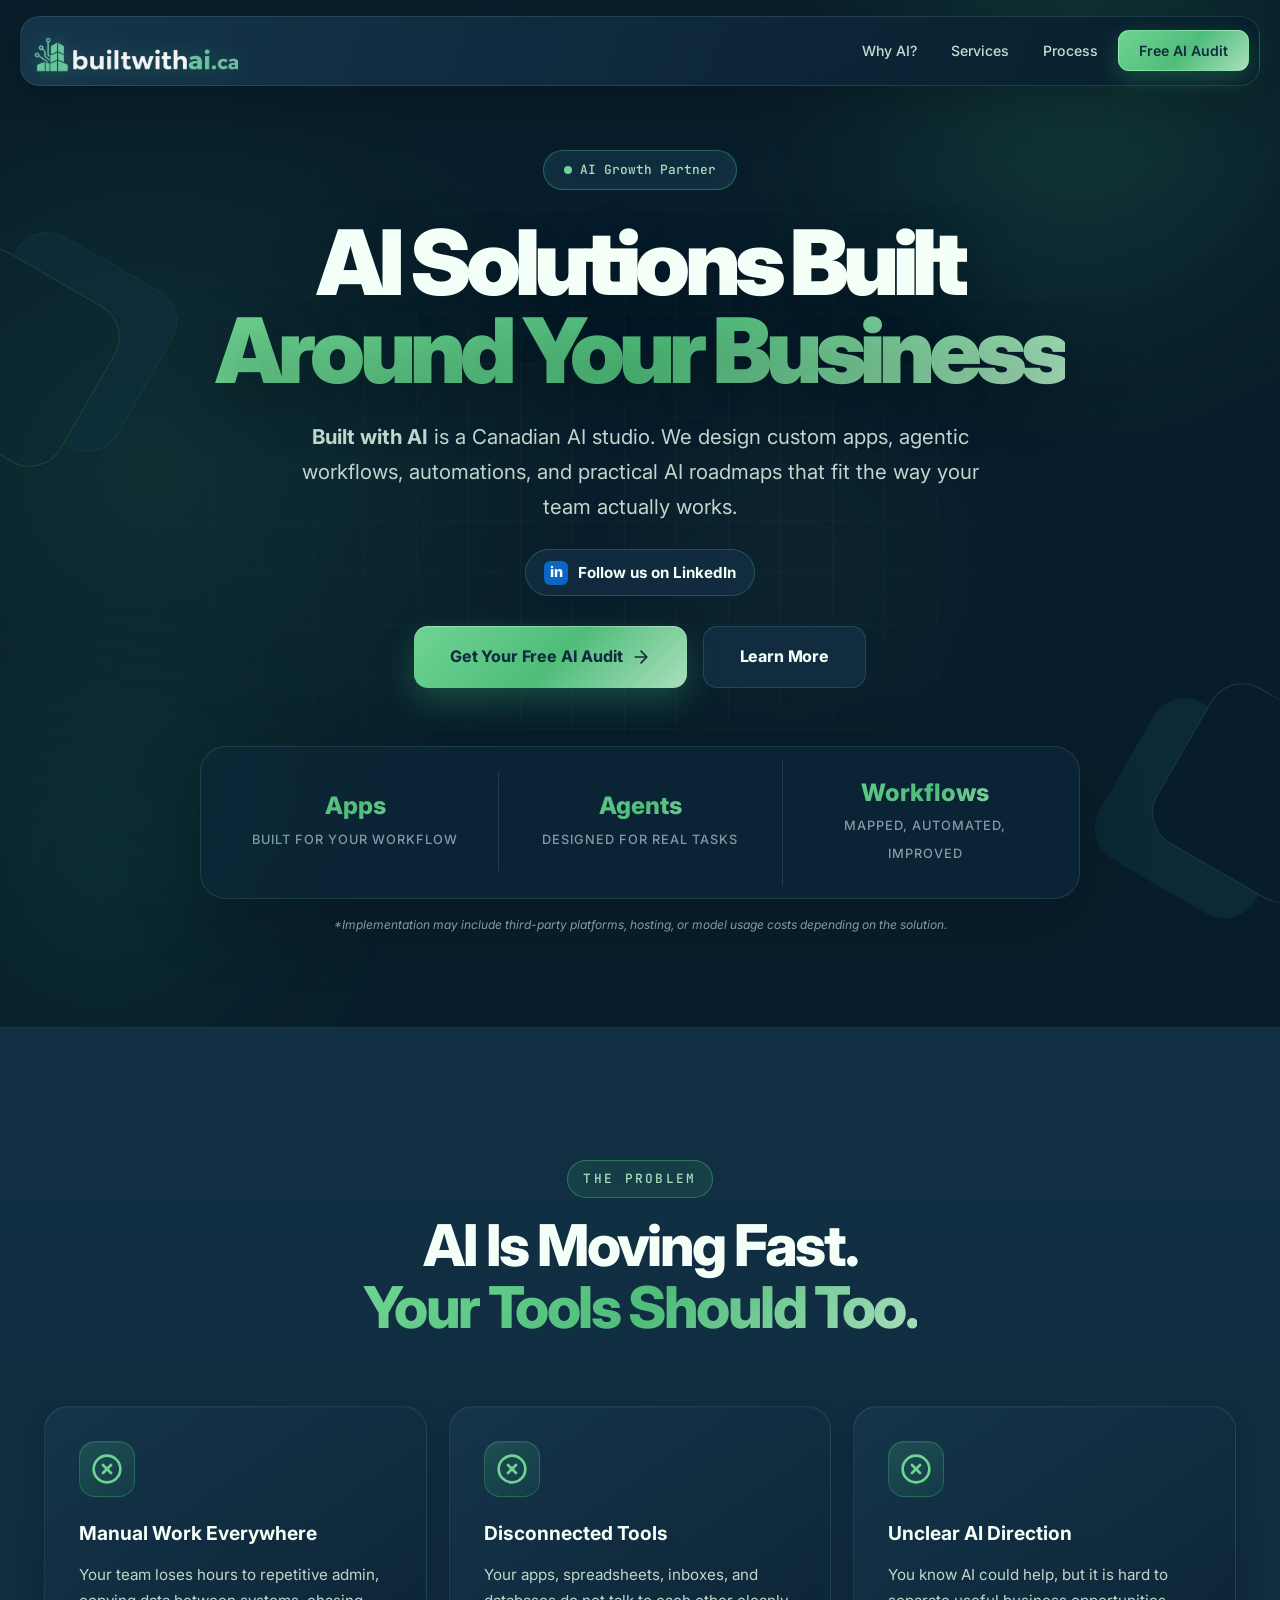
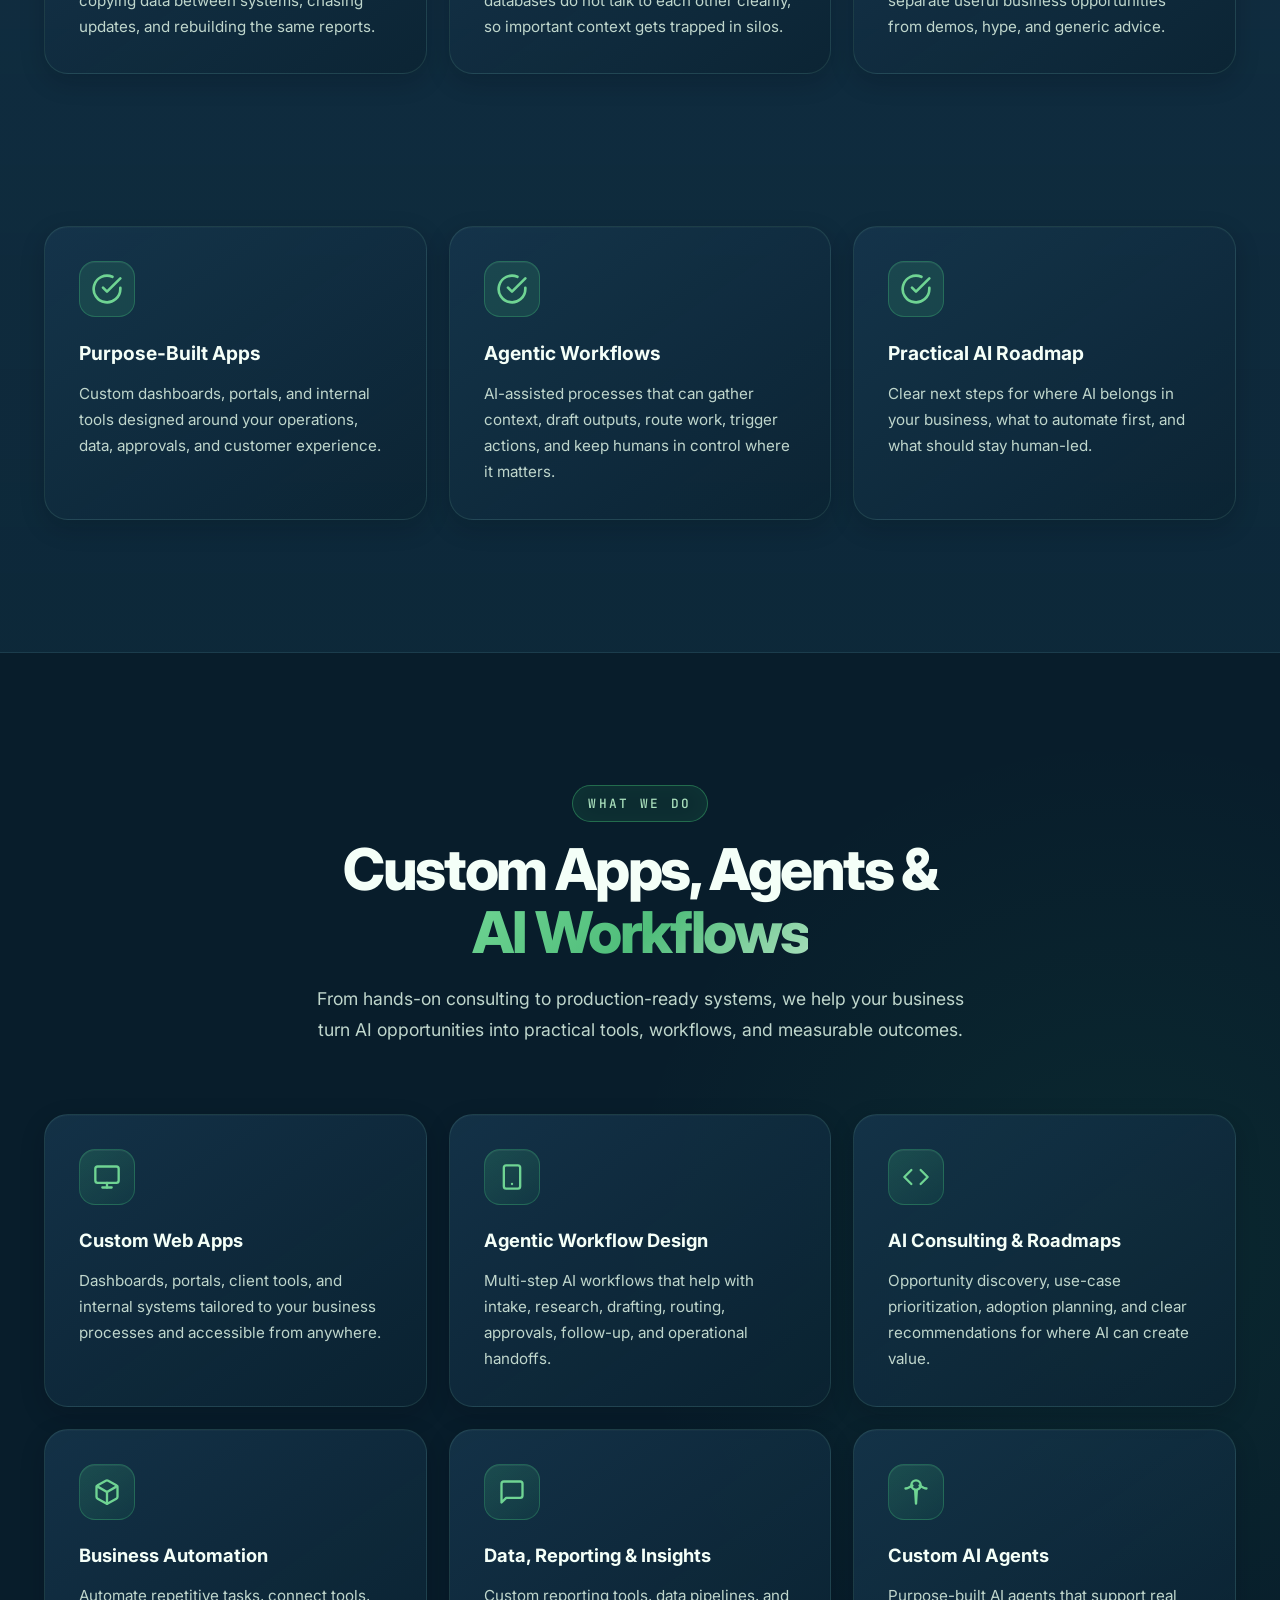
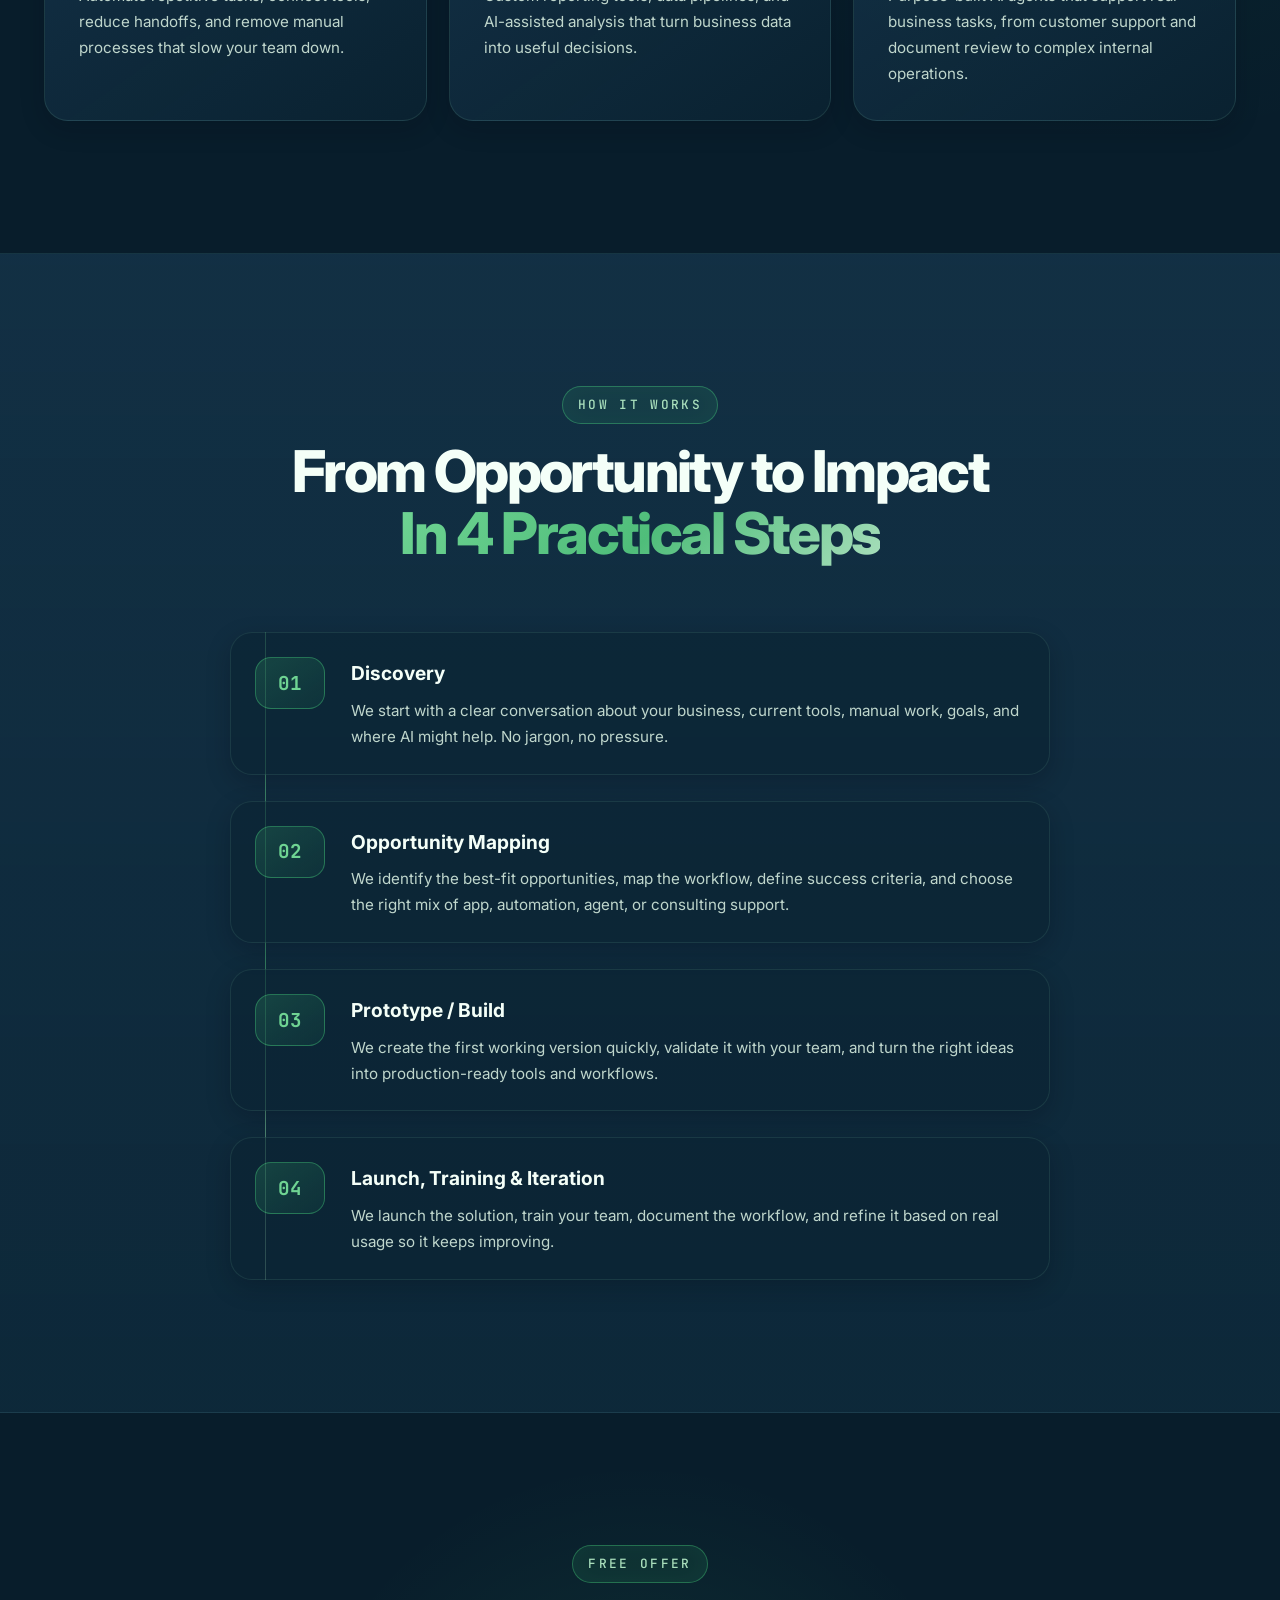
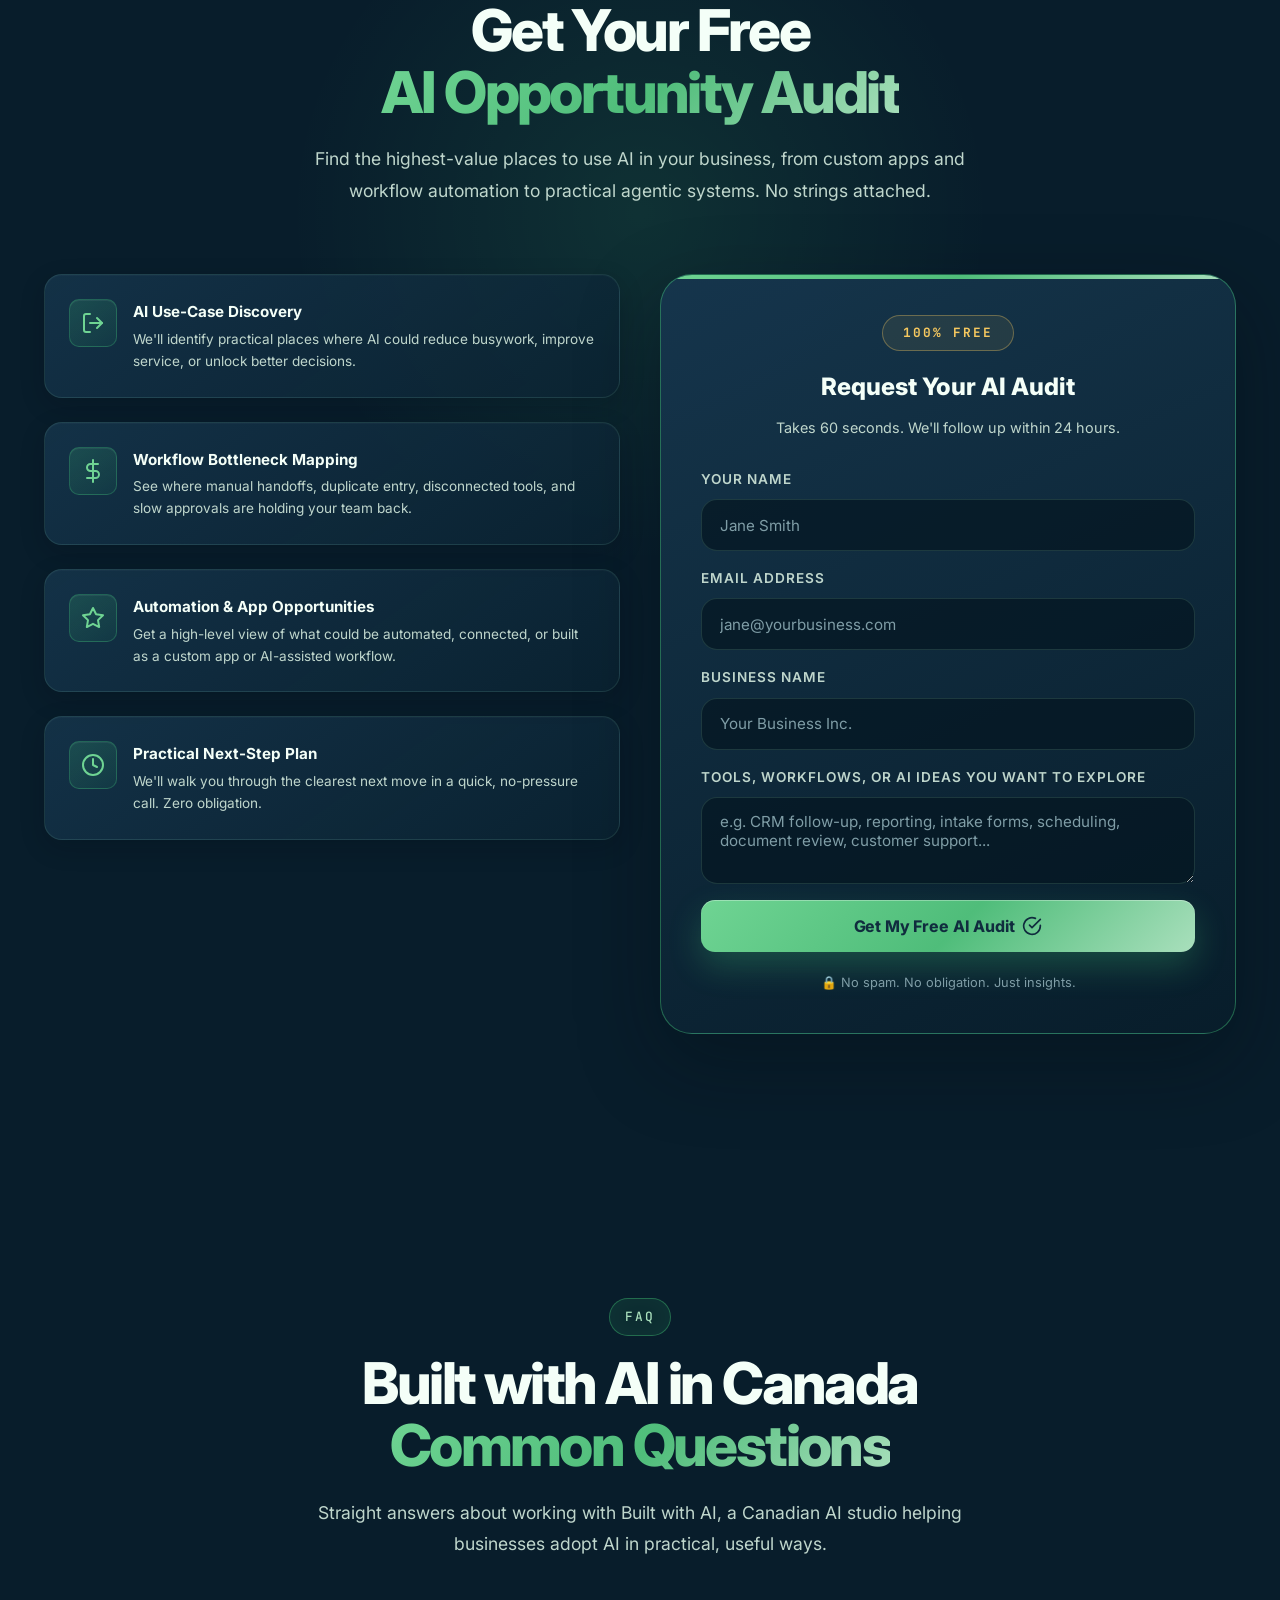
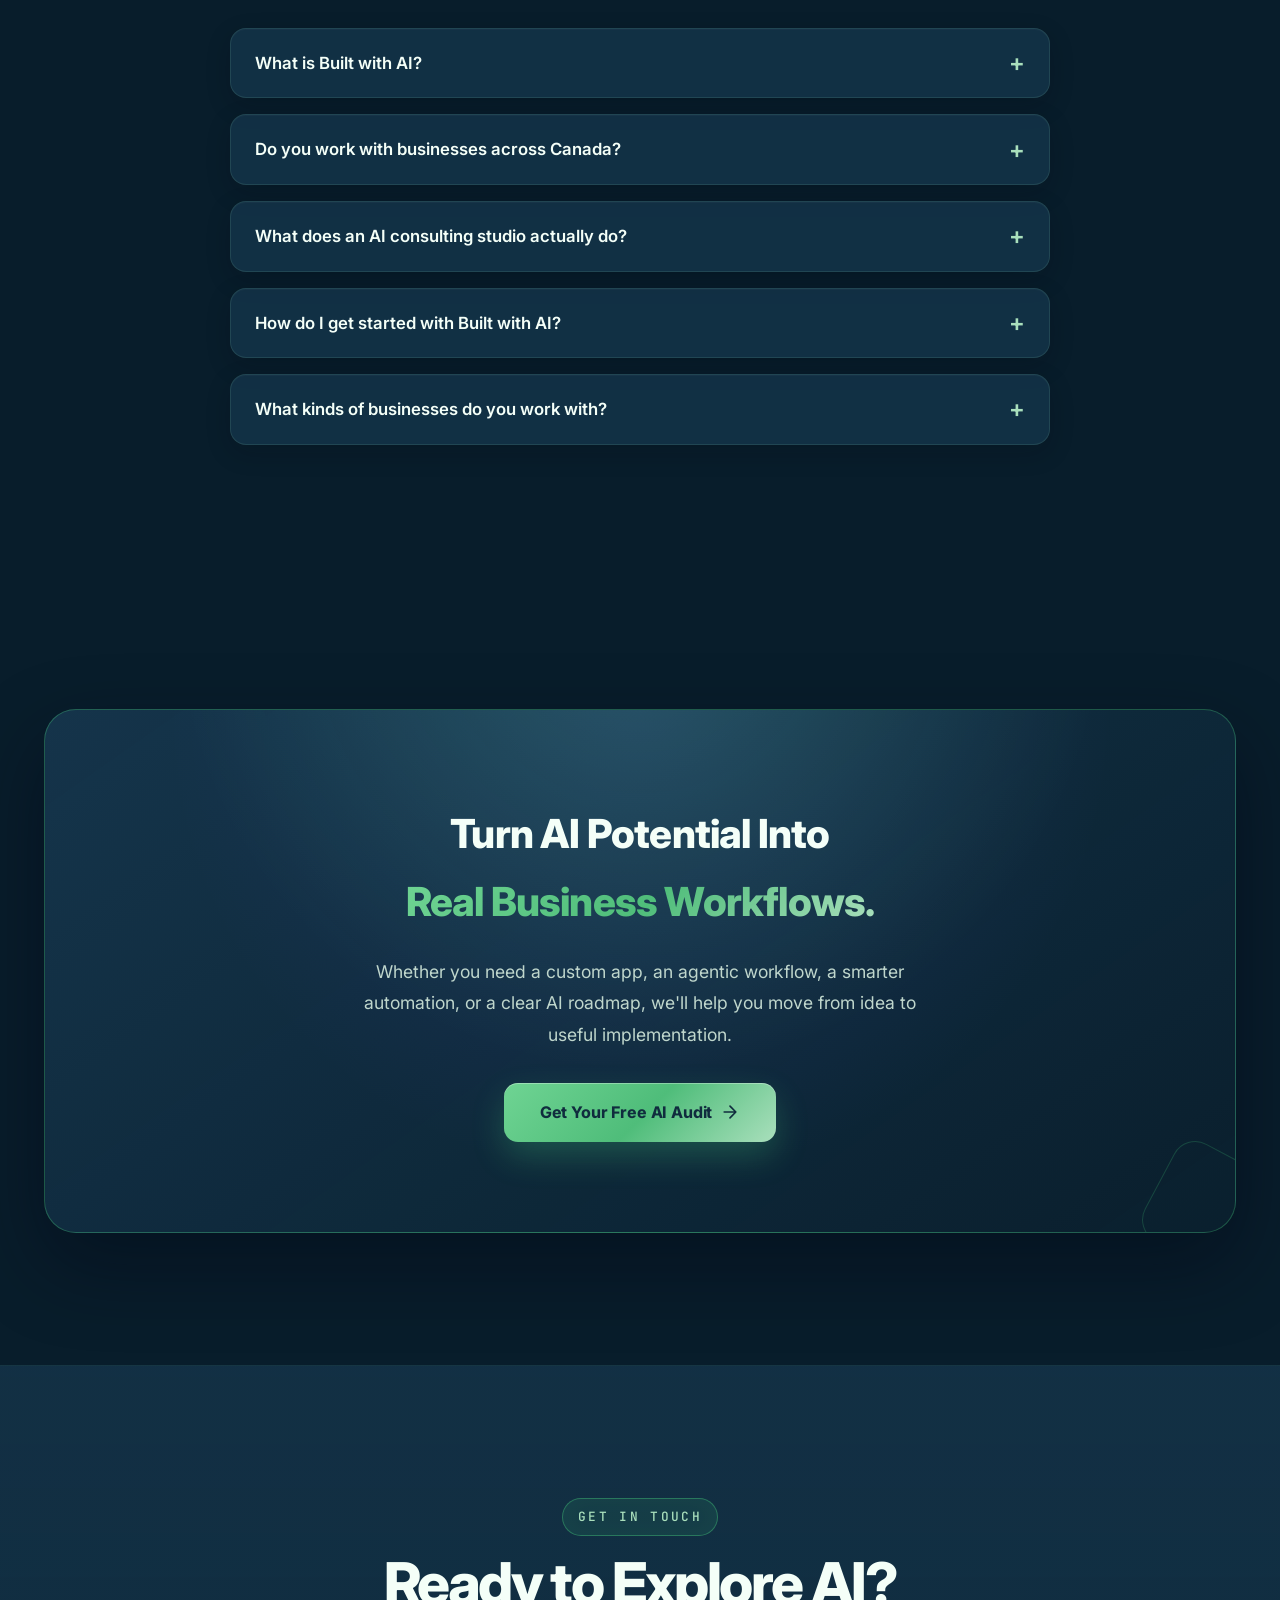
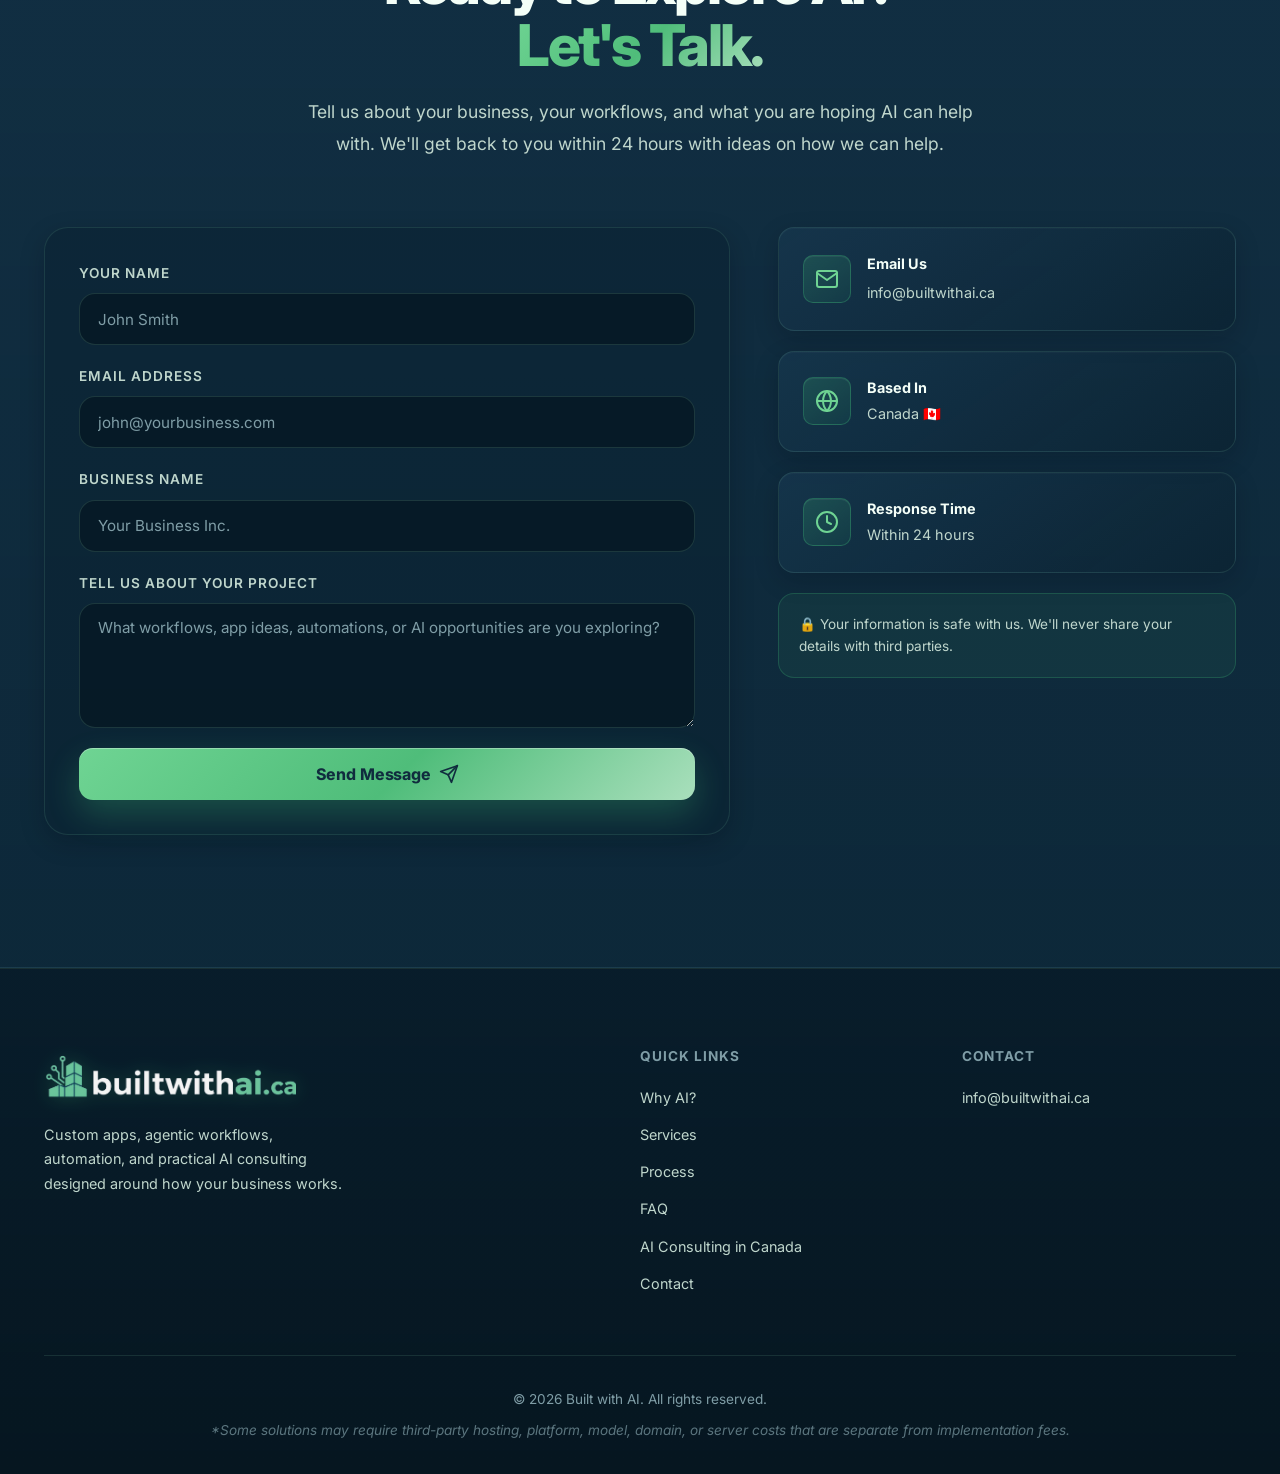
<file: index.html>
﻿<!DOCTYPE html>
<html lang="en">
<head>
    <meta charset="UTF-8">
    <meta name="viewport" content="width=device-width, initial-scale=1.0">
    <title>Built with AI | AI Consulting &amp; Custom App Development in Canada</title>
    <meta name="description" content="Built with AI is a Canadian AI studio. We design custom apps, agentic workflows, automations, AI agents, and practical AI roadmaps for businesses across Canada.">
    <meta name="keywords" content="Built with AI, Built with AI Canada, AI consulting Canada, agentic workflows, custom apps, AI agents, business automation, AI software development, AI roadmap">
    <meta name="theme-color" content="#081d2b">
    <meta name="geo.region" content="CA">
    <meta name="geo.placename" content="Canada">
    <meta name="robots" content="index, follow, max-image-preview:large">
    <link rel="canonical" href="https://builtwithai.ca/">
    <meta property="og:title" content="Built with AI &mdash; Apps, Agents &amp; AI Workflows">
    <meta property="og:description" content="Custom apps, agentic workflows, automation, and practical AI consulting built around how your business actually works.">
    <meta property="og:type" content="website">
    <meta property="og:url" content="https://builtwithai.ca/">
    <meta property="og:image" content="https://builtwithai.ca/images/linkedin-ad-1200x627.png">
    <meta property="og:image:width" content="1200">
    <meta property="og:image:height" content="627">
    <meta name="twitter:card" content="summary_large_image">
    <meta name="twitter:title" content="Built with AI &mdash; Apps, Agents &amp; AI Workflows">
    <meta name="twitter:description" content="Custom apps, agentic workflows, automation, and practical AI consulting built around how your business actually works.">
    <meta name="twitter:image" content="https://builtwithai.ca/images/linkedin-ad-1200x627.png">
    <link rel="preconnect" href="https://fonts.googleapis.com">
    <link rel="preconnect" href="https://fonts.gstatic.com" crossorigin>
    <link href="https://fonts.googleapis.com/css2?family=Inter:wght@400;500;600;700;800;900&family=JetBrains+Mono:wght@400;500&display=swap" rel="stylesheet">
    <link rel="stylesheet" href="css/styles.css">
    <link rel="icon" type="image/png" href="images/builtwithai-icon-block-no-star-muted.png">
    <script type="application/ld+json">
    {
      "@context": "https://schema.org",
      "@type": "ProfessionalService",
      "name": "Built with AI",
      "alternateName": "Built with AI Canada",
      "url": "https://builtwithai.ca/",
      "logo": "https://builtwithai.ca/images/builtwithai-ca-block-no-star-muted.png",
      "image": "https://builtwithai.ca/images/linkedin-ad-1200x627.png",
      "description": "Built with AI is a Canadian AI studio that designs custom apps, agentic workflows, automations, AI agents, and practical AI adoption roadmaps for businesses.",
      "email": "info@builtwithai.ca",
      "priceRange": "$$",
      "address": {
        "@type": "PostalAddress",
        "addressCountry": "CA"
      },
      "areaServed": {
        "@type": "Country",
        "name": "Canada"
      },
      "sameAs": [
        "https://www.linkedin.com/company/builtwithai-ca"
      ],
      "knowsAbout": [
        "AI consulting",
        "Custom app development",
        "Agentic workflows",
        "Business automation",
        "AI agents",
        "AI adoption roadmaps"
      ],
      "makesOffer": {
        "@type": "Offer",
        "itemOffered": {
          "@type": "Service",
          "name": "Free AI Opportunity Audit"
        },
        "price": "0",
        "priceCurrency": "CAD"
      }
    }
    </script>
    <script type="application/ld+json">
    {
      "@context": "https://schema.org",
      "@type": "WebSite",
      "name": "Built with AI",
      "url": "https://builtwithai.ca/"
    }
    </script>
    <script type="application/ld+json">
    {
      "@context": "https://schema.org",
      "@type": "FAQPage",
      "mainEntity": [
        {
          "@type": "Question",
          "name": "What is Built with AI?",
          "acceptedAnswer": {
            "@type": "Answer",
            "text": "Built with AI is a Canadian AI studio that designs custom apps, agentic workflows, automations, and AI agents for businesses. We focus on practical AI adoption, turning AI opportunities into real tools your team actually uses."
          }
        },
        {
          "@type": "Question",
          "name": "Do you work with businesses across Canada?",
          "acceptedAnswer": {
            "@type": "Answer",
            "text": "Yes. Built with AI works with businesses across Canada, from Regina and Saskatchewan to companies coast to coast. We collaborate remotely, so location is never a barrier."
          }
        },
        {
          "@type": "Question",
          "name": "What does an AI consulting studio actually do?",
          "acceptedAnswer": {
            "@type": "Answer",
            "text": "We help you find the highest-value places to use AI, then build them: custom web apps, agentic workflows, business automations, custom AI agents, or a clear AI adoption roadmap."
          }
        },
        {
          "@type": "Question",
          "name": "How do I get started with Built with AI?",
          "acceptedAnswer": {
            "@type": "Answer",
            "text": "Start with a free AI Opportunity Audit. We identify practical AI use cases, map workflow bottlenecks, and give you a clear next-step plan with no obligation. Email info@builtwithai.ca to begin."
          }
        },
        {
          "@type": "Question",
          "name": "What kinds of businesses do you work with?",
          "acceptedAnswer": {
            "@type": "Answer",
            "text": "Small and mid-sized Canadian businesses that know AI could help but want practical guidance instead of jargon, especially teams losing hours to repetitive work, disconnected tools, or slow manual processes."
          }
        }
      ]
    }
    </script>
</head>
<body>
    <!-- Navigation -->
    <nav class="navbar" id="navbar">
        <div class="container nav-container">
            <a href="#" class="logo" aria-label="builtwithai.ca home">
                <img class="logo-image" src="images/builtwithai-ca-block-no-star-muted.png" alt="builtwithai.ca" width="2171" height="466">
            </a>
            <button class="mobile-toggle" id="mobileToggle" aria-label="Toggle menu" aria-expanded="false" aria-controls="navLinks">
                <span></span>
                <span></span>
                <span></span>
            </button>
            <ul class="nav-links" id="navLinks">
                <li><a href="#problem">Why AI?</a></li>
                <li><a href="#services">Services</a></li>
                <li><a href="#process">Process</a></li>
                <li><a href="#audit" class="nav-cta">Free AI Audit</a></li>
            </ul>
        </div>
    </nav>

    <!-- Hero Section -->
    <section class="hero" id="hero">
        <div class="hero-bg-effects">
            <div class="hero-orb hero-orb-1"></div>
            <div class="hero-orb hero-orb-2"></div>
            <div class="hero-orb hero-orb-3"></div>
            <div class="hero-grid"></div>
        </div>
        <div class="container hero-content">
            <div class="hero-badge animate-on-scroll">
                <span class="badge-dot"></span>
                AI Growth Partner
            </div>
            <h1 class="hero-title animate-on-scroll">
                AI Solutions Built<br>
                <span class="gradient-text">Around Your Business</span>
            </h1>
            <p class="hero-subtitle animate-on-scroll">
                <strong>Built with AI</strong> is a Canadian AI studio. We design custom apps, agentic
                workflows, automations, and practical AI roadmaps that fit the way your team actually works.
            </p>
            <a href="https://www.linkedin.com/company/builtwithai-ca" class="hero-linkedin animate-on-scroll" target="_blank" rel="noopener noreferrer" aria-label="Follow Built with AI on LinkedIn">
                <span class="linkedin-icon" aria-hidden="true">in</span>
                <span>Follow us on LinkedIn</span>
            </a>
            <div class="hero-cta animate-on-scroll">
                <a href="#audit" class="btn btn-primary btn-lg">
                    Get Your Free AI Audit
                    <svg width="20" height="20" viewBox="0 0 24 24" fill="none" stroke="currentColor" stroke-width="2" stroke-linecap="round" stroke-linejoin="round"><path d="M5 12h14M12 5l7 7-7 7"/></svg>
                </a>
                <a href="#problem" class="btn btn-ghost btn-lg">Learn More</a>
            </div>
            <div class="hero-stats animate-on-scroll">
                <div class="stat">
                    <span class="stat-number">Apps</span>
                    <span class="stat-label">Built for Your Workflow</span>
                </div>
                <div class="stat-divider"></div>
                <div class="stat">
                    <span class="stat-number">Agents</span>
                    <span class="stat-label">Designed for Real Tasks</span>
                </div>
                <div class="stat-divider"></div>
                <div class="stat">
                    <span class="stat-number">Workflows</span>
                    <span class="stat-label">Mapped, Automated, Improved</span>
                </div>
            </div>
            <p class="hero-fine-print animate-on-scroll">*Implementation may include third-party platforms, hosting, or model usage costs depending on the solution.</p>
        </div>
    </section>

    <!-- Problem Section -->
    <section class="section problem-section" id="problem">
        <div class="container">
            <div class="section-header animate-on-scroll">
                <span class="section-tag">The Problem</span>
                <h2 class="section-title">AI Is Moving Fast.<br><span class="gradient-text">Your Tools Should Too.</span></h2>
            </div>
            <div class="problem-grid">
                <div class="problem-card card-bad animate-on-scroll">
                    <div class="card-icon card-icon-bad">
                        <svg width="32" height="32" viewBox="0 0 24 24" fill="none" stroke="currentColor" stroke-width="2" stroke-linecap="round" stroke-linejoin="round"><circle cx="12" cy="12" r="10"/><line x1="15" y1="9" x2="9" y2="15"/><line x1="9" y1="9" x2="15" y2="15"/></svg>
                    </div>
                    <h3>Manual Work Everywhere</h3>
                    <p>Your team loses hours to repetitive admin, copying data between systems, chasing updates, and rebuilding the same reports.</p>
                </div>
                <div class="problem-card card-bad animate-on-scroll">
                    <div class="card-icon card-icon-bad">
                        <svg width="32" height="32" viewBox="0 0 24 24" fill="none" stroke="currentColor" stroke-width="2" stroke-linecap="round" stroke-linejoin="round"><circle cx="12" cy="12" r="10"/><line x1="15" y1="9" x2="9" y2="15"/><line x1="9" y1="9" x2="15" y2="15"/></svg>
                    </div>
                    <h3>Disconnected Tools</h3>
                    <p>Your apps, spreadsheets, inboxes, and databases do not talk to each other cleanly, so important context gets trapped in silos.</p>
                </div>
                <div class="problem-card card-bad animate-on-scroll">
                    <div class="card-icon card-icon-bad">
                        <svg width="32" height="32" viewBox="0 0 24 24" fill="none" stroke="currentColor" stroke-width="2" stroke-linecap="round" stroke-linejoin="round"><circle cx="12" cy="12" r="10"/><line x1="15" y1="9" x2="9" y2="15"/><line x1="9" y1="9" x2="15" y2="15"/></svg>
                    </div>
                    <h3>Unclear AI Direction</h3>
                    <p>You know AI could help, but it is hard to separate useful business opportunities from demos, hype, and generic advice.</p>
                </div>
            </div>

            <div class="solution-divider animate-on-scroll">
                <div class="divider-line"></div>
                <span class="divider-text">There's a better way</span>
                <div class="divider-line"></div>
            </div>

            <div class="problem-grid">
                <div class="problem-card card-good animate-on-scroll">
                    <div class="card-icon card-icon-good">
                        <svg width="32" height="32" viewBox="0 0 24 24" fill="none" stroke="currentColor" stroke-width="2" stroke-linecap="round" stroke-linejoin="round"><path d="M22 11.08V12a10 10 0 1 1-5.93-9.14"/><polyline points="22 4 12 14.01 9 11.01"/></svg>
                    </div>
                    <h3>Purpose-Built Apps</h3>
                    <p>Custom dashboards, portals, and internal tools designed around your operations, data, approvals, and customer experience.</p>
                </div>
                <div class="problem-card card-good animate-on-scroll">
                    <div class="card-icon card-icon-good">
                        <svg width="32" height="32" viewBox="0 0 24 24" fill="none" stroke="currentColor" stroke-width="2" stroke-linecap="round" stroke-linejoin="round"><path d="M22 11.08V12a10 10 0 1 1-5.93-9.14"/><polyline points="22 4 12 14.01 9 11.01"/></svg>
                    </div>
                    <h3>Agentic Workflows</h3>
                    <p>AI-assisted processes that can gather context, draft outputs, route work, trigger actions, and keep humans in control where it matters.</p>
                </div>
                <div class="problem-card card-good animate-on-scroll">
                    <div class="card-icon card-icon-good">
                        <svg width="32" height="32" viewBox="0 0 24 24" fill="none" stroke="currentColor" stroke-width="2" stroke-linecap="round" stroke-linejoin="round"><path d="M22 11.08V12a10 10 0 1 1-5.93-9.14"/><polyline points="22 4 12 14.01 9 11.01"/></svg>
                    </div>
                    <h3>Practical AI Roadmap</h3>
                    <p>Clear next steps for where AI belongs in your business, what to automate first, and what should stay human-led.</p>
                </div>
            </div>
        </div>
    </section>

    <!-- Services Section -->
    <section class="section services-section" id="services">
        <div class="container">
            <div class="section-header animate-on-scroll">
                <span class="section-tag">What We Do</span>
                <h2 class="section-title">Custom Apps, Agents &amp;<br><span class="gradient-text">AI Workflows</span></h2>
                <p class="section-desc">From hands-on consulting to production-ready systems, we help your business turn AI opportunities into practical tools, workflows, and measurable outcomes.</p>
            </div>
            <div class="services-grid">
                <div class="service-card animate-on-scroll">
                    <div class="service-icon">
                        <svg width="28" height="28" viewBox="0 0 24 24" fill="none" stroke="currentColor" stroke-width="2" stroke-linecap="round" stroke-linejoin="round"><rect x="2" y="3" width="20" height="14" rx="2" ry="2"/><line x1="8" y1="21" x2="16" y2="21"/><line x1="12" y1="17" x2="12" y2="21"/></svg>
                    </div>
                    <h3>Custom Web Apps</h3>
                    <p>Dashboards, portals, client tools, and internal systems tailored to your business processes and accessible from anywhere.</p>
                </div>
                <div class="service-card animate-on-scroll">
                    <div class="service-icon">
                        <svg width="28" height="28" viewBox="0 0 24 24" fill="none" stroke="currentColor" stroke-width="2" stroke-linecap="round" stroke-linejoin="round"><rect x="5" y="2" width="14" height="20" rx="2" ry="2"/><line x1="12" y1="18" x2="12.01" y2="18"/></svg>
                    </div>
                    <h3>Agentic Workflow Design</h3>
                    <p>Multi-step AI workflows that help with intake, research, drafting, routing, approvals, follow-up, and operational handoffs.</p>
                </div>
                <div class="service-card animate-on-scroll">
                    <div class="service-icon">
                        <svg width="28" height="28" viewBox="0 0 24 24" fill="none" stroke="currentColor" stroke-width="2" stroke-linecap="round" stroke-linejoin="round"><polyline points="16 18 22 12 16 6"/><polyline points="8 6 2 12 8 18"/></svg>
                    </div>
                    <h3>AI Consulting &amp; Roadmaps</h3>
                    <p>Opportunity discovery, use-case prioritization, adoption planning, and clear recommendations for where AI can create value.</p>
                </div>
                <div class="service-card animate-on-scroll">
                    <div class="service-icon">
                        <svg width="28" height="28" viewBox="0 0 24 24" fill="none" stroke="currentColor" stroke-width="2" stroke-linecap="round" stroke-linejoin="round"><path d="M21 16V8a2 2 0 0 0-1-1.73l-7-4a2 2 0 0 0-2 0l-7 4A2 2 0 0 0 3 8v8a2 2 0 0 0 1 1.73l7 4a2 2 0 0 0 2 0l7-4A2 2 0 0 0 21 16z"/><polyline points="3.27 6.96 12 12.01 20.73 6.96"/><line x1="12" y1="22.08" x2="12" y2="12"/></svg>
                    </div>
                    <h3>Business Automation</h3>
                    <p>Automate repetitive tasks, connect tools, reduce handoffs, and remove manual processes that slow your team down.</p>
                </div>
                <div class="service-card animate-on-scroll">
                    <div class="service-icon">
                        <svg width="28" height="28" viewBox="0 0 24 24" fill="none" stroke="currentColor" stroke-width="2" stroke-linecap="round" stroke-linejoin="round"><path d="M21 15a2 2 0 0 1-2 2H7l-4 4V5a2 2 0 0 1 2-2h14a2 2 0 0 1 2 2z"/></svg>
                    </div>
                    <h3>Data, Reporting &amp; Insights</h3>
                    <p>Custom reporting tools, data pipelines, and AI-assisted analysis that turn business data into useful decisions.</p>
                </div>
                <div class="service-card animate-on-scroll">
                    <div class="service-icon">
                        <svg width="28" height="28" viewBox="0 0 24 24" fill="none" stroke="currentColor" stroke-width="2" stroke-linecap="round" stroke-linejoin="round"><path d="M12 2a4 4 0 0 1 4 4c0 1.95-1.4 3.58-3.25 3.93L12 22l-.75-12.07A4.001 4.001 0 0 1 12 2z"/><path d="M9 6.5C7.5 7.5 5 9 3 9"/><path d="M15 6.5c1.5 1 4 2.5 6 2.5"/></svg>
                    </div>
                    <h3>Custom AI Agents</h3>
                    <p>Purpose-built AI agents that support real business tasks, from customer support and document review to complex internal operations.</p>
                </div>
            </div>
        </div>
    </section>

    <!-- Process Section -->
    <section class="section process-section" id="process">
        <div class="container">
            <div class="section-header animate-on-scroll">
                <span class="section-tag">How It Works</span>
                <h2 class="section-title">From Opportunity to Impact<br><span class="gradient-text">In 4 Practical Steps</span></h2>
            </div>
            <div class="process-timeline">
                <div class="process-step animate-on-scroll">
                    <div class="step-number">01</div>
                    <div class="step-content">
                        <h3>Discovery</h3>
                        <p>We start with a clear conversation about your business, current tools, manual work, goals, and where AI might help. No jargon, no pressure.</p>
                    </div>
                </div>
                <div class="process-step animate-on-scroll">
                    <div class="step-number">02</div>
                    <div class="step-content">
                        <h3>Opportunity Mapping</h3>
                        <p>We identify the best-fit opportunities, map the workflow, define success criteria, and choose the right mix of app, automation, agent, or consulting support.</p>
                    </div>
                </div>
                <div class="process-step animate-on-scroll">
                    <div class="step-number">03</div>
                    <div class="step-content">
                        <h3>Prototype / Build</h3>
                        <p>We create the first working version quickly, validate it with your team, and turn the right ideas into production-ready tools and workflows.</p>
                    </div>
                </div>
                <div class="process-step animate-on-scroll">
                    <div class="step-number">04</div>
                    <div class="step-content">
                        <h3>Launch, Training &amp; Iteration</h3>
                        <p>We launch the solution, train your team, document the workflow, and refine it based on real usage so it keeps improving.</p>
                    </div>
                </div>
            </div>
        </div>
    </section>

    <!-- Free AI Opportunity Audit Section -->
    <section class="section audit-section" id="audit">
        <div class="container">
            <div class="section-header animate-on-scroll">
                <span class="section-tag">Free Offer</span>
                <h2 class="section-title">Get Your Free<br><span class="gradient-text">AI Opportunity Audit</span></h2>
                <p class="section-desc">Find the highest-value places to use AI in your business, from custom apps and workflow automation to practical agentic systems. No strings attached.</p>
            </div>
            <div class="audit-grid">
                <div class="audit-benefits animate-on-scroll">
                    <div class="audit-benefit">
                        <div class="audit-benefit-icon">
                            <svg width="24" height="24" viewBox="0 0 24 24" fill="none" stroke="currentColor" stroke-width="2" stroke-linecap="round" stroke-linejoin="round"><path d="M9 21H5a2 2 0 0 1-2-2V5a2 2 0 0 1 2-2h4"/><polyline points="16 17 21 12 16 7"/><line x1="21" y1="12" x2="9" y2="12"/></svg>
                        </div>
                        <div>
                            <h4>AI Use-Case Discovery</h4>
                            <p>We'll identify practical places where AI could reduce busywork, improve service, or unlock better decisions.</p>
                        </div>
                    </div>
                    <div class="audit-benefit">
                        <div class="audit-benefit-icon">
                            <svg width="24" height="24" viewBox="0 0 24 24" fill="none" stroke="currentColor" stroke-width="2" stroke-linecap="round" stroke-linejoin="round"><line x1="12" y1="1" x2="12" y2="23"/><path d="M17 5H9.5a3.5 3.5 0 0 0 0 7h5a3.5 3.5 0 0 1 0 7H6"/></svg>
                        </div>
                        <div>
                            <h4>Workflow Bottleneck Mapping</h4>
                            <p>See where manual handoffs, duplicate entry, disconnected tools, and slow approvals are holding your team back.</p>
                        </div>
                    </div>
                    <div class="audit-benefit">
                        <div class="audit-benefit-icon">
                            <svg width="24" height="24" viewBox="0 0 24 24" fill="none" stroke="currentColor" stroke-width="2" stroke-linecap="round" stroke-linejoin="round"><polygon points="12 2 15.09 8.26 22 9.27 17 14.14 18.18 21.02 12 17.77 5.82 21.02 7 14.14 2 9.27 8.91 8.26 12 2"/></svg>
                        </div>
                        <div>
                            <h4>Automation &amp; App Opportunities</h4>
                            <p>Get a high-level view of what could be automated, connected, or built as a custom app or AI-assisted workflow.</p>
                        </div>
                    </div>
                    <div class="audit-benefit">
                        <div class="audit-benefit-icon">
                            <svg width="24" height="24" viewBox="0 0 24 24" fill="none" stroke="currentColor" stroke-width="2" stroke-linecap="round" stroke-linejoin="round"><circle cx="12" cy="12" r="10"/><polyline points="12 6 12 12 16 14"/></svg>
                        </div>
                        <div>
                            <h4>Practical Next-Step Plan</h4>
                            <p>We'll walk you through the clearest next move in a quick, no-pressure call. Zero obligation.</p>
                        </div>
                    </div>
                </div>
                <div class="audit-form-card animate-on-scroll">
                    <div class="audit-form-header">
                        <div class="audit-price-badge">100% Free</div>
                        <h3>Request Your AI Audit</h3>
                        <p>Takes 60 seconds. We'll follow up within 24 hours.</p>
                    </div>
                    <form class="audit-form" id="auditForm" action="https://formspree.io/f/xeebrnaz" method="POST">
                        <input type="hidden" name="form_type" value="ai_opportunity_audit">
                        <input type="hidden" name="_subject" value="Free AI Audit Request — builtwithai.ca">
                        <input type="text" name="_gotcha" style="display:none" tabindex="-1" autocomplete="off" aria-hidden="true">
                        <div class="form-group">
                            <label for="audit-name">Your Name</label>
                            <input type="text" id="audit-name" name="name" required placeholder="Jane Smith">
                        </div>
                        <div class="form-group">
                            <label for="audit-email">Email Address</label>
                            <input type="email" id="audit-email" name="email" required placeholder="jane@yourbusiness.com">
                        </div>
                        <div class="form-group">
                            <label for="audit-business">Business Name</label>
                            <input type="text" id="audit-business" name="business" required placeholder="Your Business Inc.">
                        </div>
                        <div class="form-group">
                            <label for="audit-tools">Tools, Workflows, or AI Ideas You Want to Explore</label>
                            <textarea id="audit-tools" name="current_tools" rows="3" placeholder="e.g. CRM follow-up, reporting, intake forms, scheduling, document review, customer support..."></textarea>
                        </div>
                        <button type="submit" class="btn btn-primary btn-lg btn-full" id="auditSubmitBtn">
                            <span class="btn-text">Get My Free AI Audit</span>
                            <span class="btn-loading">Sending...</span>
                            <svg width="20" height="20" viewBox="0 0 24 24" fill="none" stroke="currentColor" stroke-width="2" stroke-linecap="round" stroke-linejoin="round"><path d="M22 11.08V12a10 10 0 1 1-5.93-9.14"/><polyline points="22 4 12 14.01 9 11.01"/></svg>
                        </button>
                        <p class="audit-form-note">&#x1F512; No spam. No obligation. Just insights.</p>
                    </form>
                </div>
            </div>
        </div>
    </section>

    <!-- FAQ Section -->
    <section class="section faq-section" id="faq">
        <div class="container">
            <div class="section-header animate-on-scroll">
                <span class="section-tag">FAQ</span>
                <h2 class="section-title">Built with AI in Canada<br><span class="gradient-text">Common Questions</span></h2>
                <p class="section-desc">Straight answers about working with Built with AI, a Canadian AI studio helping businesses adopt AI in practical, useful ways.</p>
            </div>
            <div class="faq-list">
                <details class="faq-item animate-on-scroll">
                    <summary>What is Built with AI?</summary>
                    <p>Built with AI is a Canadian AI studio that designs custom apps, agentic workflows, automations, and AI agents for businesses. We focus on practical AI adoption &mdash; turning AI opportunities into real tools your team actually uses, not demos or hype.</p>
                </details>
                <details class="faq-item animate-on-scroll">
                    <summary>Do you work with businesses across Canada?</summary>
                    <p>Yes. Built with AI works with businesses across Canada, from Regina and Saskatchewan to companies coast to coast. We collaborate remotely, so location is never a barrier to building the right AI solution for your business.</p>
                </details>
                <details class="faq-item animate-on-scroll">
                    <summary>What does an AI consulting studio actually do?</summary>
                    <p>We help you find the highest-value places to use AI, then build them. That can mean a custom web app, an agentic workflow that drafts and routes work, a business automation that removes manual busywork, a custom AI agent, or a clear AI adoption roadmap for where AI belongs in your business.</p>
                </details>
                <details class="faq-item animate-on-scroll">
                    <summary>How do I get started with Built with AI?</summary>
                    <p>Start with a free AI Opportunity Audit. We identify practical AI use cases, map workflow bottlenecks, and give you a clear next-step plan &mdash; no obligation. Request yours above or email <a href="mailto:info@builtwithai.ca">info@builtwithai.ca</a>.</p>
                </details>
                <details class="faq-item animate-on-scroll">
                    <summary>What kinds of businesses do you work with?</summary>
                    <p>Small and mid-sized Canadian businesses that know AI could help but want practical guidance instead of jargon. If your team loses hours to repetitive work, disconnected tools, or slow manual processes, Built with AI can help you automate and improve them.</p>
                </details>
            </div>
        </div>
    </section>

    <!-- CTA Section -->
    <section class="section cta-section">
        <div class="container">
            <div class="cta-card animate-on-scroll">
                <h2>Turn AI Potential Into<br><span class="gradient-text">Real Business Workflows.</span></h2>
                <p>Whether you need a custom app, an agentic workflow, a smarter automation, or a clear AI roadmap, we'll help you move from idea to useful implementation.</p>
                <a href="#audit" class="btn btn-primary btn-lg">
                    Get Your Free AI Audit
                    <svg width="20" height="20" viewBox="0 0 24 24" fill="none" stroke="currentColor" stroke-width="2" stroke-linecap="round" stroke-linejoin="round"><path d="M5 12h14M12 5l7 7-7 7"/></svg>
                </a>
            </div>
        </div>
    </section>

    <!-- Contact Section -->
    <section class="section contact-section" id="contact">
        <div class="container">
            <div class="section-header animate-on-scroll">
                <span class="section-tag">Get In Touch</span>
                <h2 class="section-title">Ready to Explore AI?<br><span class="gradient-text">Let's Talk.</span></h2>
                <p class="section-desc">Tell us about your business, your workflows, and what you are hoping AI can help with. We'll get back to you within 24 hours with ideas on how we can help.</p>
            </div>
            <div class="contact-grid">
                <form class="contact-form animate-on-scroll" id="contactForm" action="https://formspree.io/f/xeebrnaz" method="POST">
                    <input type="hidden" name="form_type" value="contact">
                    <input type="hidden" name="_subject" value="New Inquiry — builtwithai.ca">
                    <input type="text" name="_gotcha" style="display:none" tabindex="-1" autocomplete="off" aria-hidden="true">
                    <div class="form-group">
                        <label for="name">Your Name</label>
                        <input type="text" id="name" name="name" required placeholder="John Smith">
                    </div>
                    <div class="form-group">
                        <label for="email">Email Address</label>
                        <input type="email" id="email" name="email" required placeholder="john@yourbusiness.com">
                    </div>
                    <div class="form-group">
                        <label for="business">Business Name</label>
                        <input type="text" id="business" name="business" placeholder="Your Business Inc.">
                    </div>
                    <div class="form-group">
                        <label for="message">Tell Us About Your Project</label>
                        <textarea id="message" name="message" rows="5" required placeholder="What workflows, app ideas, automations, or AI opportunities are you exploring?"></textarea>
                    </div>
                    <button type="submit" class="btn btn-primary btn-lg btn-full" id="submitBtn">
                        <span class="btn-text">Send Message</span>
                        <span class="btn-loading">Sending...</span>
                        <svg width="20" height="20" viewBox="0 0 24 24" fill="none" stroke="currentColor" stroke-width="2" stroke-linecap="round" stroke-linejoin="round"><line x1="22" y1="2" x2="11" y2="13"/><polygon points="22 2 15 22 11 13 2 9 22 2"/></svg>
                    </button>
                </form>
                <div class="contact-info animate-on-scroll">
                    <div class="info-card">
                        <div class="info-icon">
                            <svg width="24" height="24" viewBox="0 0 24 24" fill="none" stroke="currentColor" stroke-width="2" stroke-linecap="round" stroke-linejoin="round"><path d="M4 4h16c1.1 0 2 .9 2 2v12c0 1.1-.9 2-2 2H4c-1.1 0-2-.9-2-2V6c0-1.1.9-2 2-2z"/><polyline points="22,6 12,13 2,6"/></svg>
                        </div>
                        <div>
                            <h4>Email Us</h4>
                            <a href="mailto:info@builtwithai.ca">info@builtwithai.ca</a>
                        </div>
                    </div>
                    <div class="info-card">
                        <div class="info-icon">
                            <svg width="24" height="24" viewBox="0 0 24 24" fill="none" stroke="currentColor" stroke-width="2" stroke-linecap="round" stroke-linejoin="round"><circle cx="12" cy="12" r="10"/><line x1="2" y1="12" x2="22" y2="12"/><path d="M12 2a15.3 15.3 0 0 1 4 10 15.3 15.3 0 0 1-4 10 15.3 15.3 0 0 1-4-10 15.3 15.3 0 0 1 4-10z"/></svg>
                        </div>
                        <div>
                            <h4>Based In</h4>
                            <p>Canada &#x1F1E8;&#x1F1E6;</p>
                        </div>
                    </div>
                    <div class="info-card">
                        <div class="info-icon">
                            <svg width="24" height="24" viewBox="0 0 24 24" fill="none" stroke="currentColor" stroke-width="2" stroke-linecap="round" stroke-linejoin="round"><circle cx="12" cy="12" r="10"/><polyline points="12 6 12 12 16 14"/></svg>
                        </div>
                        <div>
                            <h4>Response Time</h4>
                            <p>Within 24 hours</p>
                        </div>
                    </div>
                    <div class="info-guarantee">
                        <p>&#x1F512; Your information is safe with us. We'll never share your details with third parties.</p>
                    </div>
                </div>
            </div>
        </div>
    </section>

    <!-- Footer -->
    <footer class="footer">
        <div class="container">
            <div class="footer-content">
                <div class="footer-brand">
                    <a href="#" class="logo" aria-label="builtwithai.ca home">
                        <img class="logo-image" src="images/builtwithai-ca-block-no-star-muted.png" alt="builtwithai.ca" width="2171" height="466" loading="lazy">
                    </a>
                    <p>Custom apps, agentic workflows, automation, and practical AI consulting designed around how your business works.</p>
                </div>
                <div class="footer-links">
                    <h4>Quick Links</h4>
                    <ul>
                        <li><a href="#problem">Why AI?</a></li>
                        <li><a href="#services">Services</a></li>
                        <li><a href="#process">Process</a></li>
                        <li><a href="#faq">FAQ</a></li>
                        <li><a href="ai-consulting-canada.html">AI Consulting in Canada</a></li>
                        <li><a href="#contact">Contact</a></li>
                    </ul>
                </div>
                <div class="footer-links">
                    <h4>Contact</h4>
                    <ul>
                        <li><a href="mailto:info@builtwithai.ca">info@builtwithai.ca</a></li>
                    </ul>
                </div>
            </div>
            <div class="footer-bottom">
                <p>&copy; 2026 Built with AI. All rights reserved.</p>
                <p class="footer-disclaimer">*Some solutions may require third-party hosting, platform, model, domain, or server costs that are separate from implementation fees.</p>
            </div>
        </div>
    </footer>

    <!-- Success Modal -->
    <div class="modal-overlay" id="successModal">
        <div class="modal" role="dialog" aria-modal="true" aria-labelledby="successModalTitle">
            <div class="modal-icon" aria-hidden="true">&#x2713;</div>
            <h3 id="successModalTitle">Message Sent!</h3>
            <p>Thanks for reaching out. We'll get back to you within 24 hours.</p>
            <button class="btn btn-primary" onclick="document.getElementById('successModal').classList.remove('active')">Got It</button>
        </div>
    </div>

    <script src="js/main.js"></script>
</body>
</html>
</file>
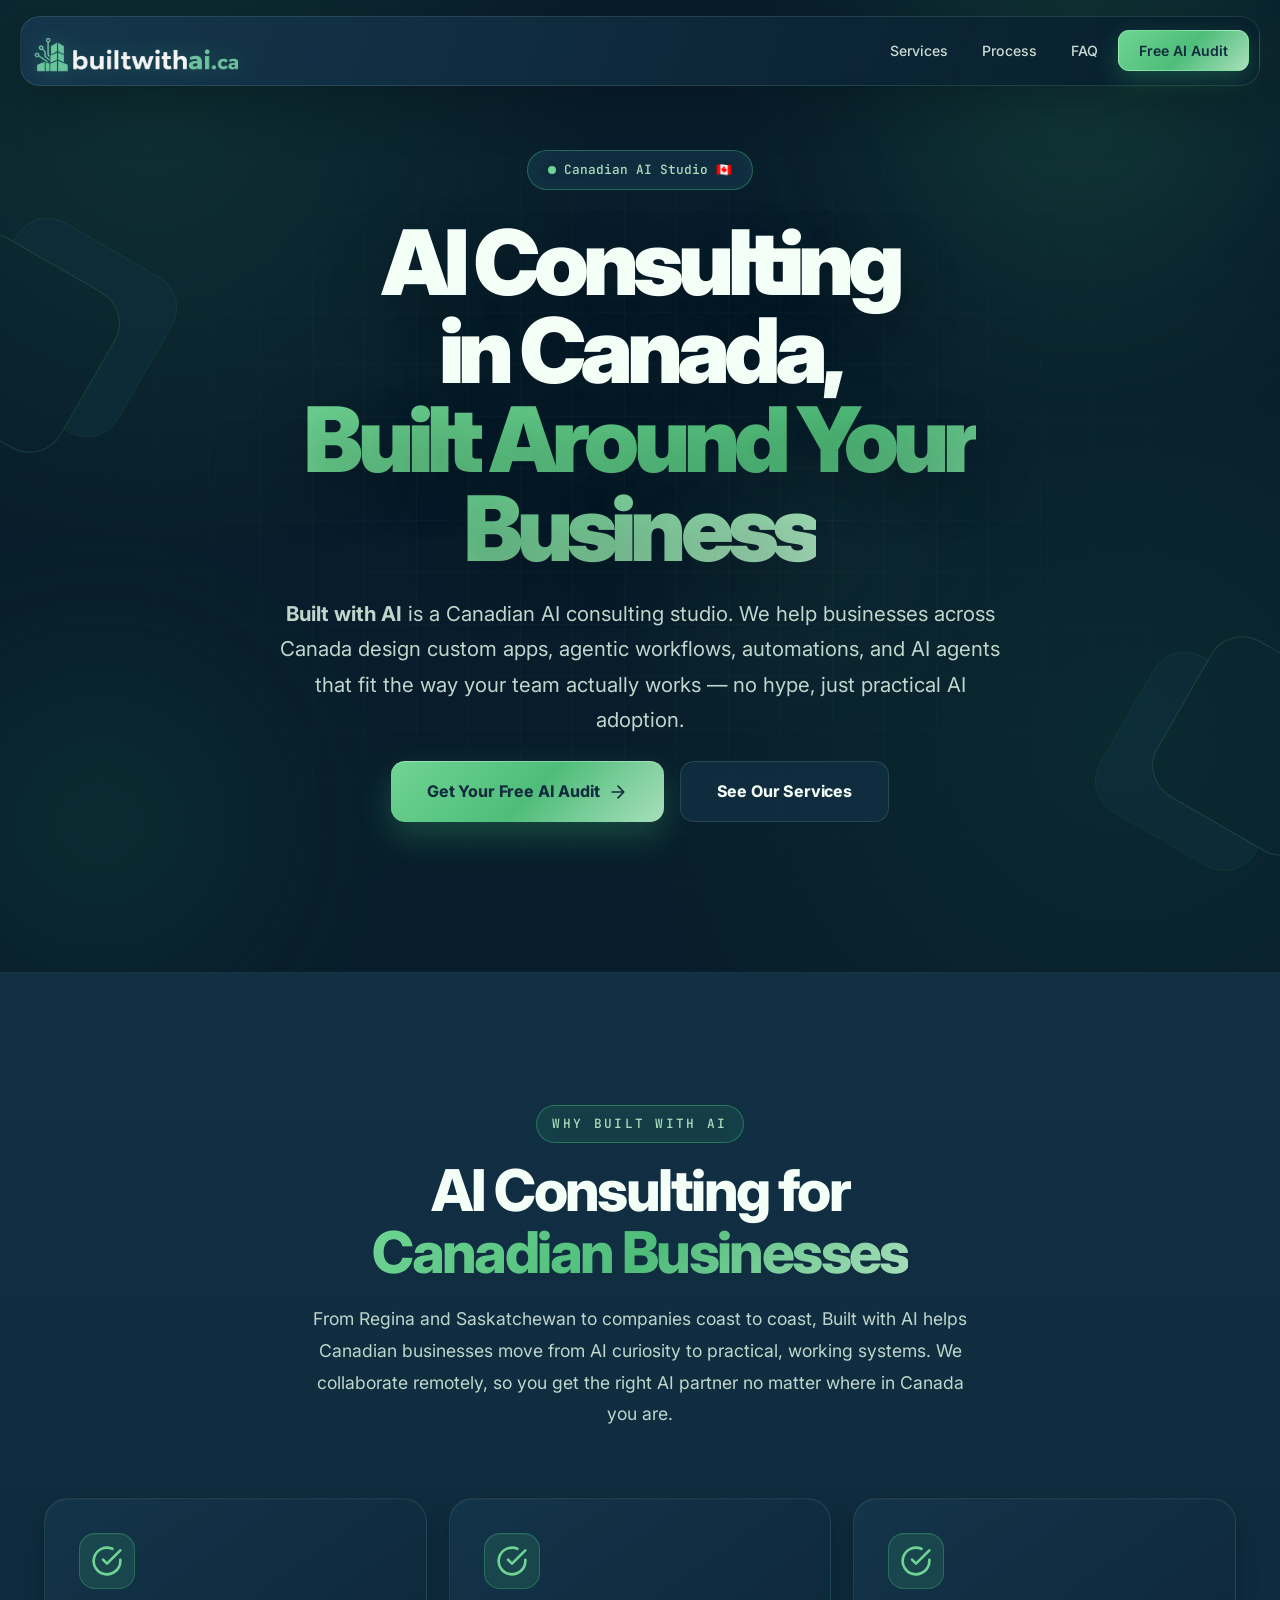
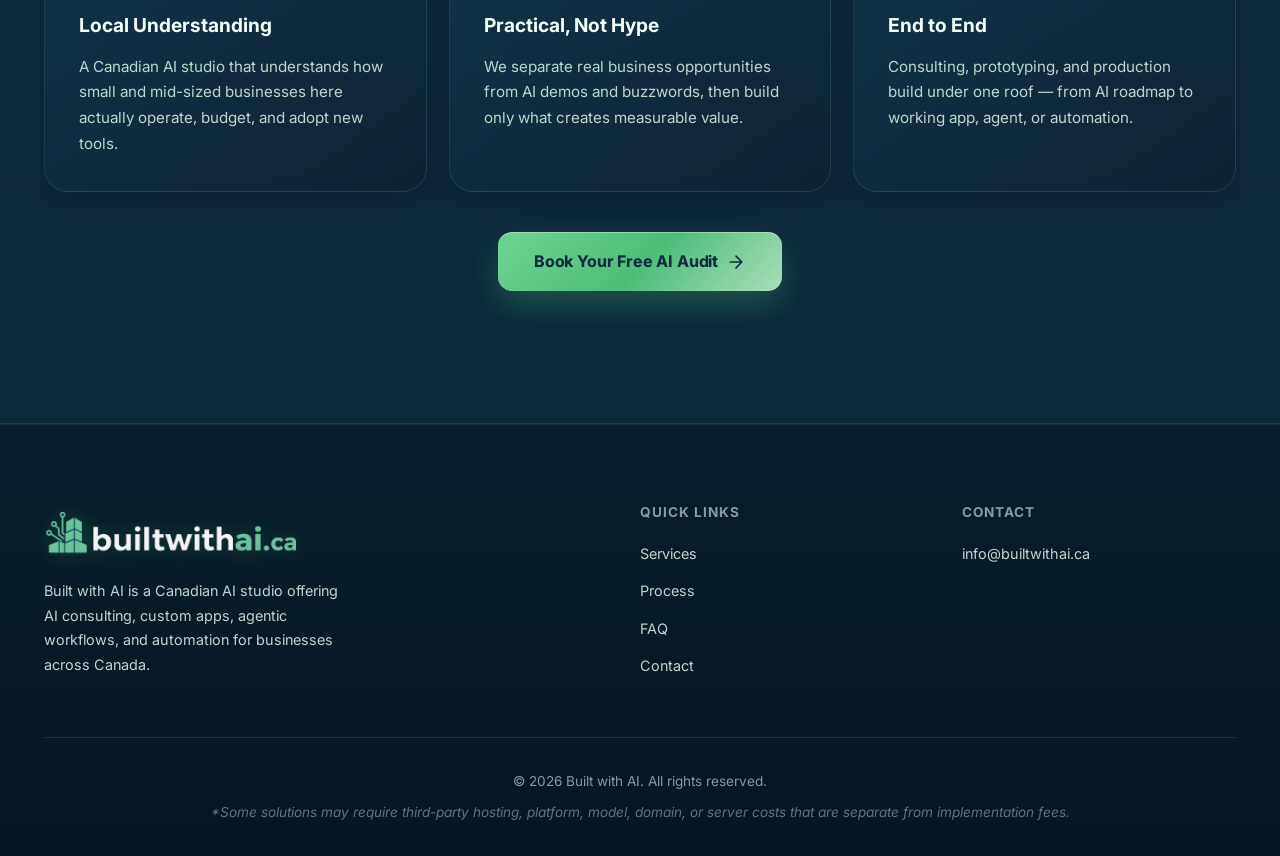
<file: ai-consulting-canada.html>
<!DOCTYPE html>
<html lang="en">
<head>
    <meta charset="UTF-8">
    <meta name="viewport" content="width=device-width, initial-scale=1.0">
    <title>AI Consulting in Canada | Built with AI Canada</title>
    <meta name="description" content="Built with AI is a Canadian AI consulting studio. We help businesses across Canada design custom apps, agentic workflows, automations, and AI agents. Book a free AI audit.">
    <meta name="keywords" content="Built with AI Canada, AI consulting Canada, Canadian AI studio, AI consultant Canada, AI agency Canada, custom AI apps Canada, business automation Canada, AI consulting Regina, AI consulting Saskatchewan">
    <meta name="theme-color" content="#081d2b">
    <meta name="geo.region" content="CA">
    <meta name="geo.placename" content="Canada">
    <meta name="robots" content="index, follow, max-image-preview:large">
    <link rel="canonical" href="https://builtwithai.ca/ai-consulting-canada.html">
    <meta property="og:title" content="AI Consulting in Canada | Built with AI Canada">
    <meta property="og:description" content="A Canadian AI studio helping businesses across Canada build custom apps, agentic workflows, automations, and AI agents.">
    <meta property="og:type" content="website">
    <meta property="og:url" content="https://builtwithai.ca/ai-consulting-canada.html">
    <meta property="og:image" content="https://builtwithai.ca/images/linkedin-ad-1200x627.png">
    <meta property="og:image:width" content="1200">
    <meta property="og:image:height" content="627">
    <meta name="twitter:card" content="summary_large_image">
    <meta name="twitter:title" content="AI Consulting in Canada | Built with AI Canada">
    <meta name="twitter:description" content="A Canadian AI studio helping businesses across Canada build custom apps, agentic workflows, automations, and AI agents.">
    <meta name="twitter:image" content="https://builtwithai.ca/images/linkedin-ad-1200x627.png">
    <link rel="preconnect" href="https://fonts.googleapis.com">
    <link rel="preconnect" href="https://fonts.gstatic.com" crossorigin>
    <link href="https://fonts.googleapis.com/css2?family=Inter:wght@400;500;600;700;800;900&family=JetBrains+Mono:wght@400;500&display=swap" rel="stylesheet">
    <link rel="stylesheet" href="css/styles.css">
    <link rel="icon" type="image/png" href="images/builtwithai-icon-block-no-star-muted.png">
    <script type="application/ld+json">
    {
      "@context": "https://schema.org",
      "@type": "ProfessionalService",
      "name": "Built with AI",
      "alternateName": "Built with AI Canada",
      "url": "https://builtwithai.ca/ai-consulting-canada.html",
      "logo": "https://builtwithai.ca/images/builtwithai-ca-block-no-star-muted.png",
      "image": "https://builtwithai.ca/images/linkedin-ad-1200x627.png",
      "description": "Built with AI is a Canadian AI consulting studio that helps businesses across Canada design custom apps, agentic workflows, automations, and AI agents.",
      "email": "info@builtwithai.ca",
      "priceRange": "$$",
      "address": { "@type": "PostalAddress", "addressCountry": "CA" },
      "areaServed": { "@type": "Country", "name": "Canada" },
      "sameAs": [ "https://www.linkedin.com/company/builtwithai-ca" ]
    }
    </script>
    <script type="application/ld+json">
    {
      "@context": "https://schema.org",
      "@type": "BreadcrumbList",
      "itemListElement": [
        { "@type": "ListItem", "position": 1, "name": "Built with AI", "item": "https://builtwithai.ca/" },
        { "@type": "ListItem", "position": 2, "name": "AI Consulting in Canada", "item": "https://builtwithai.ca/ai-consulting-canada.html" }
      ]
    }
    </script>
</head>
<body>
    <!-- Navigation -->
    <nav class="navbar" id="navbar">
        <div class="container nav-container">
            <a href="index.html" class="logo" aria-label="builtwithai.ca home">
                <img class="logo-image" src="images/builtwithai-ca-block-no-star-muted.png" alt="builtwithai.ca" width="2171" height="466">
            </a>
            <button class="mobile-toggle" id="mobileToggle" aria-label="Toggle menu" aria-expanded="false" aria-controls="navLinks">
                <span></span>
                <span></span>
                <span></span>
            </button>
            <ul class="nav-links" id="navLinks">
                <li><a href="index.html#services">Services</a></li>
                <li><a href="index.html#process">Process</a></li>
                <li><a href="index.html#faq">FAQ</a></li>
                <li><a href="index.html#audit" class="nav-cta">Free AI Audit</a></li>
            </ul>
        </div>
    </nav>

    <!-- Hero Section -->
    <section class="hero" id="hero">
        <div class="hero-bg-effects">
            <div class="hero-orb hero-orb-1"></div>
            <div class="hero-orb hero-orb-2"></div>
            <div class="hero-orb hero-orb-3"></div>
            <div class="hero-grid"></div>
        </div>
        <div class="container hero-content">
            <div class="hero-badge animate-on-scroll">
                <span class="badge-dot"></span>
                Canadian AI Studio &#x1F1E8;&#x1F1E6;
            </div>
            <h1 class="hero-title animate-on-scroll">
                AI Consulting in Canada,<br>
                <span class="gradient-text">Built Around Your Business</span>
            </h1>
            <p class="hero-subtitle animate-on-scroll">
                <strong>Built with AI</strong> is a Canadian AI consulting studio. We help businesses across
                Canada design custom apps, agentic workflows, automations, and AI agents that fit the way
                your team actually works &mdash; no hype, just practical AI adoption.
            </p>
            <div class="hero-cta animate-on-scroll">
                <a href="index.html#audit" class="btn btn-primary btn-lg">
                    Get Your Free AI Audit
                    <svg width="20" height="20" viewBox="0 0 24 24" fill="none" stroke="currentColor" stroke-width="2" stroke-linecap="round" stroke-linejoin="round"><path d="M5 12h14M12 5l7 7-7 7"/></svg>
                </a>
                <a href="index.html#services" class="btn btn-ghost btn-lg">See Our Services</a>
            </div>
        </div>
    </section>

    <!-- Why Canadian Businesses -->
    <section class="section problem-section">
        <div class="container">
            <div class="section-header animate-on-scroll">
                <span class="section-tag">Why Built with AI</span>
                <h2 class="section-title">AI Consulting for<br><span class="gradient-text">Canadian Businesses</span></h2>
                <p class="section-desc">From Regina and Saskatchewan to companies coast to coast, Built with AI helps Canadian businesses move from AI curiosity to practical, working systems. We collaborate remotely, so you get the right AI partner no matter where in Canada you are.</p>
            </div>
            <div class="problem-grid">
                <div class="problem-card card-good animate-on-scroll">
                    <div class="card-icon card-icon-good">
                        <svg width="32" height="32" viewBox="0 0 24 24" fill="none" stroke="currentColor" stroke-width="2" stroke-linecap="round" stroke-linejoin="round"><path d="M22 11.08V12a10 10 0 1 1-5.93-9.14"/><polyline points="22 4 12 14.01 9 11.01"/></svg>
                    </div>
                    <h3>Local Understanding</h3>
                    <p>A Canadian AI studio that understands how small and mid-sized businesses here actually operate, budget, and adopt new tools.</p>
                </div>
                <div class="problem-card card-good animate-on-scroll">
                    <div class="card-icon card-icon-good">
                        <svg width="32" height="32" viewBox="0 0 24 24" fill="none" stroke="currentColor" stroke-width="2" stroke-linecap="round" stroke-linejoin="round"><path d="M22 11.08V12a10 10 0 1 1-5.93-9.14"/><polyline points="22 4 12 14.01 9 11.01"/></svg>
                    </div>
                    <h3>Practical, Not Hype</h3>
                    <p>We separate real business opportunities from AI demos and buzzwords, then build only what creates measurable value.</p>
                </div>
                <div class="problem-card card-good animate-on-scroll">
                    <div class="card-icon card-icon-good">
                        <svg width="32" height="32" viewBox="0 0 24 24" fill="none" stroke="currentColor" stroke-width="2" stroke-linecap="round" stroke-linejoin="round"><path d="M22 11.08V12a10 10 0 1 1-5.93-9.14"/><polyline points="22 4 12 14.01 9 11.01"/></svg>
                    </div>
                    <h3>End to End</h3>
                    <p>Consulting, prototyping, and production build under one roof &mdash; from AI roadmap to working app, agent, or automation.</p>
                </div>
            </div>
            <div style="text-align:center;margin-top:2.5rem;" class="animate-on-scroll">
                <a href="index.html#audit" class="btn btn-primary btn-lg">
                    Book Your Free AI Audit
                    <svg width="20" height="20" viewBox="0 0 24 24" fill="none" stroke="currentColor" stroke-width="2" stroke-linecap="round" stroke-linejoin="round"><path d="M5 12h14M12 5l7 7-7 7"/></svg>
                </a>
            </div>
        </div>
    </section>

    <!-- Footer -->
    <footer class="footer">
        <div class="container">
            <div class="footer-content">
                <div class="footer-brand">
                    <a href="index.html" class="logo" aria-label="builtwithai.ca home">
                        <img class="logo-image" src="images/builtwithai-ca-block-no-star-muted.png" alt="builtwithai.ca" width="2171" height="466" loading="lazy">
                    </a>
                    <p>Built with AI is a Canadian AI studio offering AI consulting, custom apps, agentic workflows, and automation for businesses across Canada.</p>
                </div>
                <div class="footer-links">
                    <h4>Quick Links</h4>
                    <ul>
                        <li><a href="index.html#services">Services</a></li>
                        <li><a href="index.html#process">Process</a></li>
                        <li><a href="index.html#faq">FAQ</a></li>
                        <li><a href="index.html#contact">Contact</a></li>
                    </ul>
                </div>
                <div class="footer-links">
                    <h4>Contact</h4>
                    <ul>
                        <li><a href="mailto:info@builtwithai.ca">info@builtwithai.ca</a></li>
                    </ul>
                </div>
            </div>
            <div class="footer-bottom">
                <p>&copy; 2026 Built with AI. All rights reserved.</p>
                <p class="footer-disclaimer">*Some solutions may require third-party hosting, platform, model, domain, or server costs that are separate from implementation fees.</p>
            </div>
        </div>
    </footer>

    <script src="js/main.js"></script>
</body>
</html>
</file>
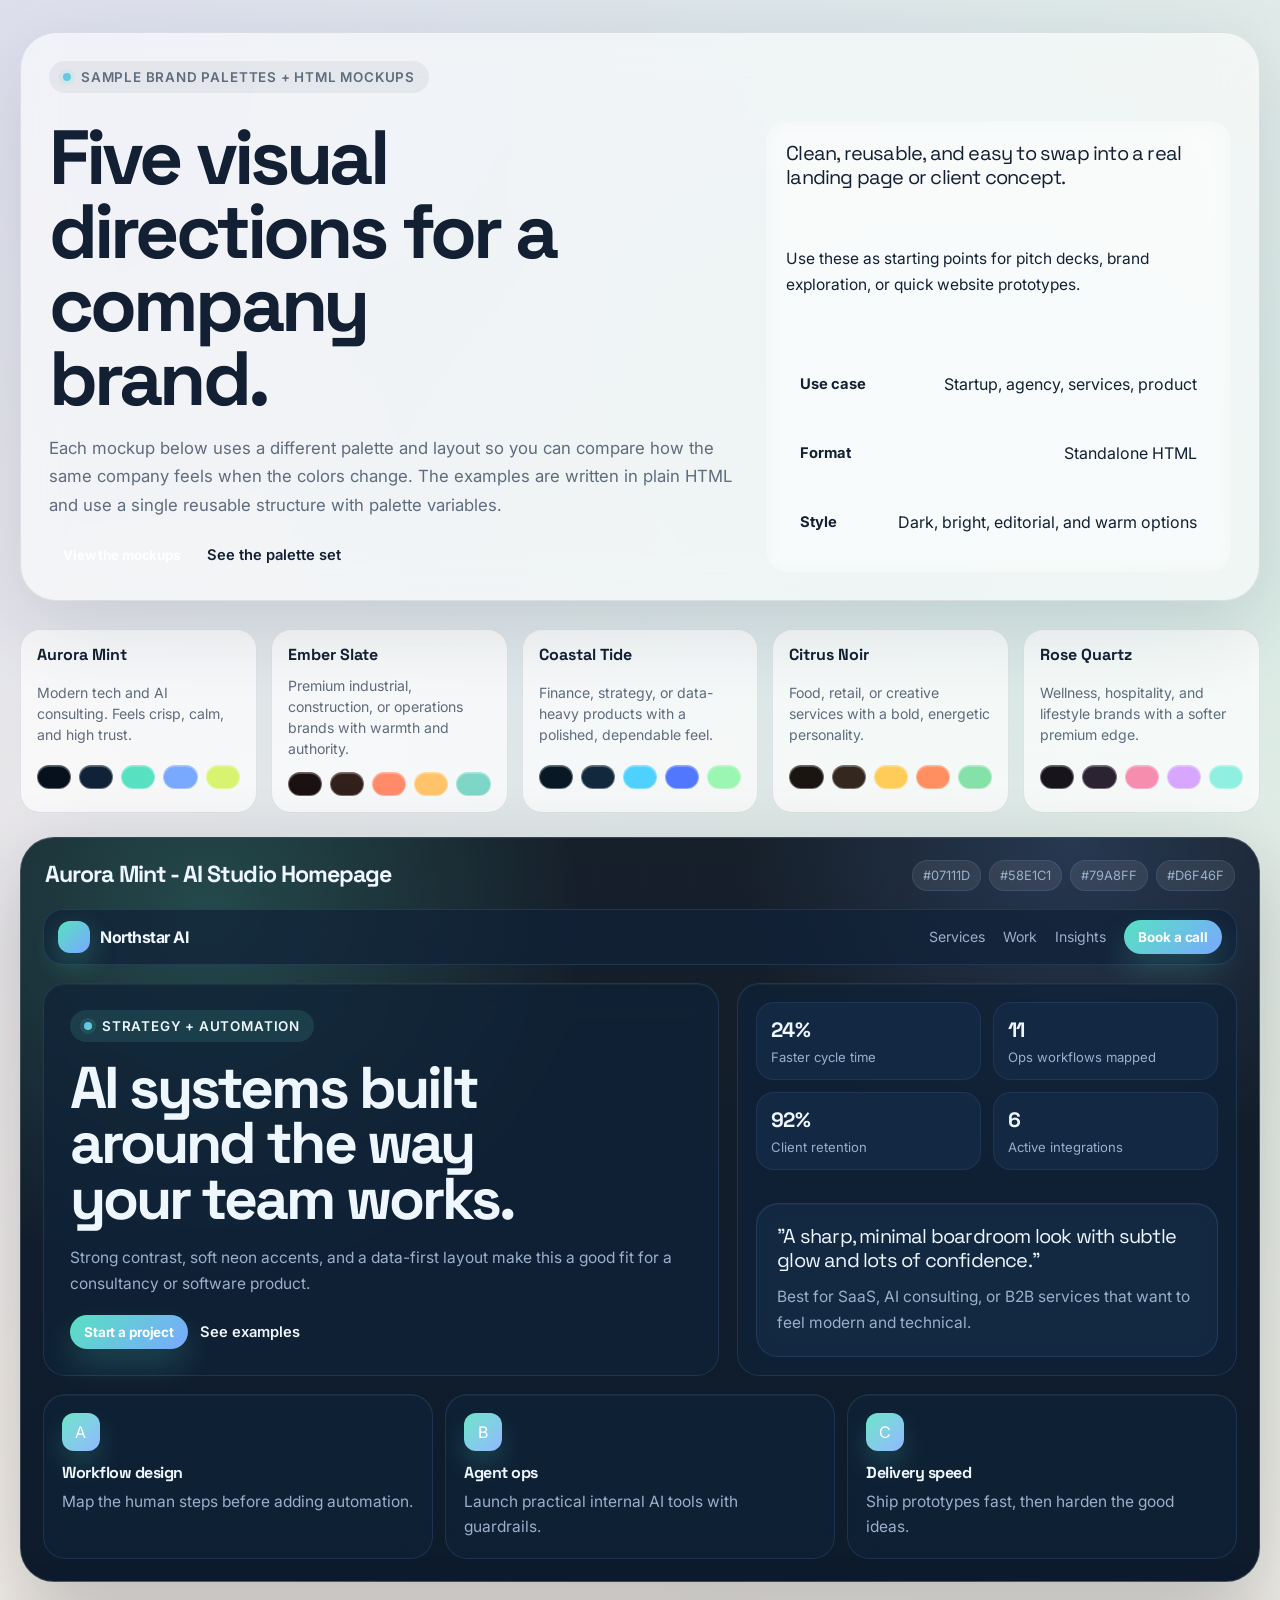
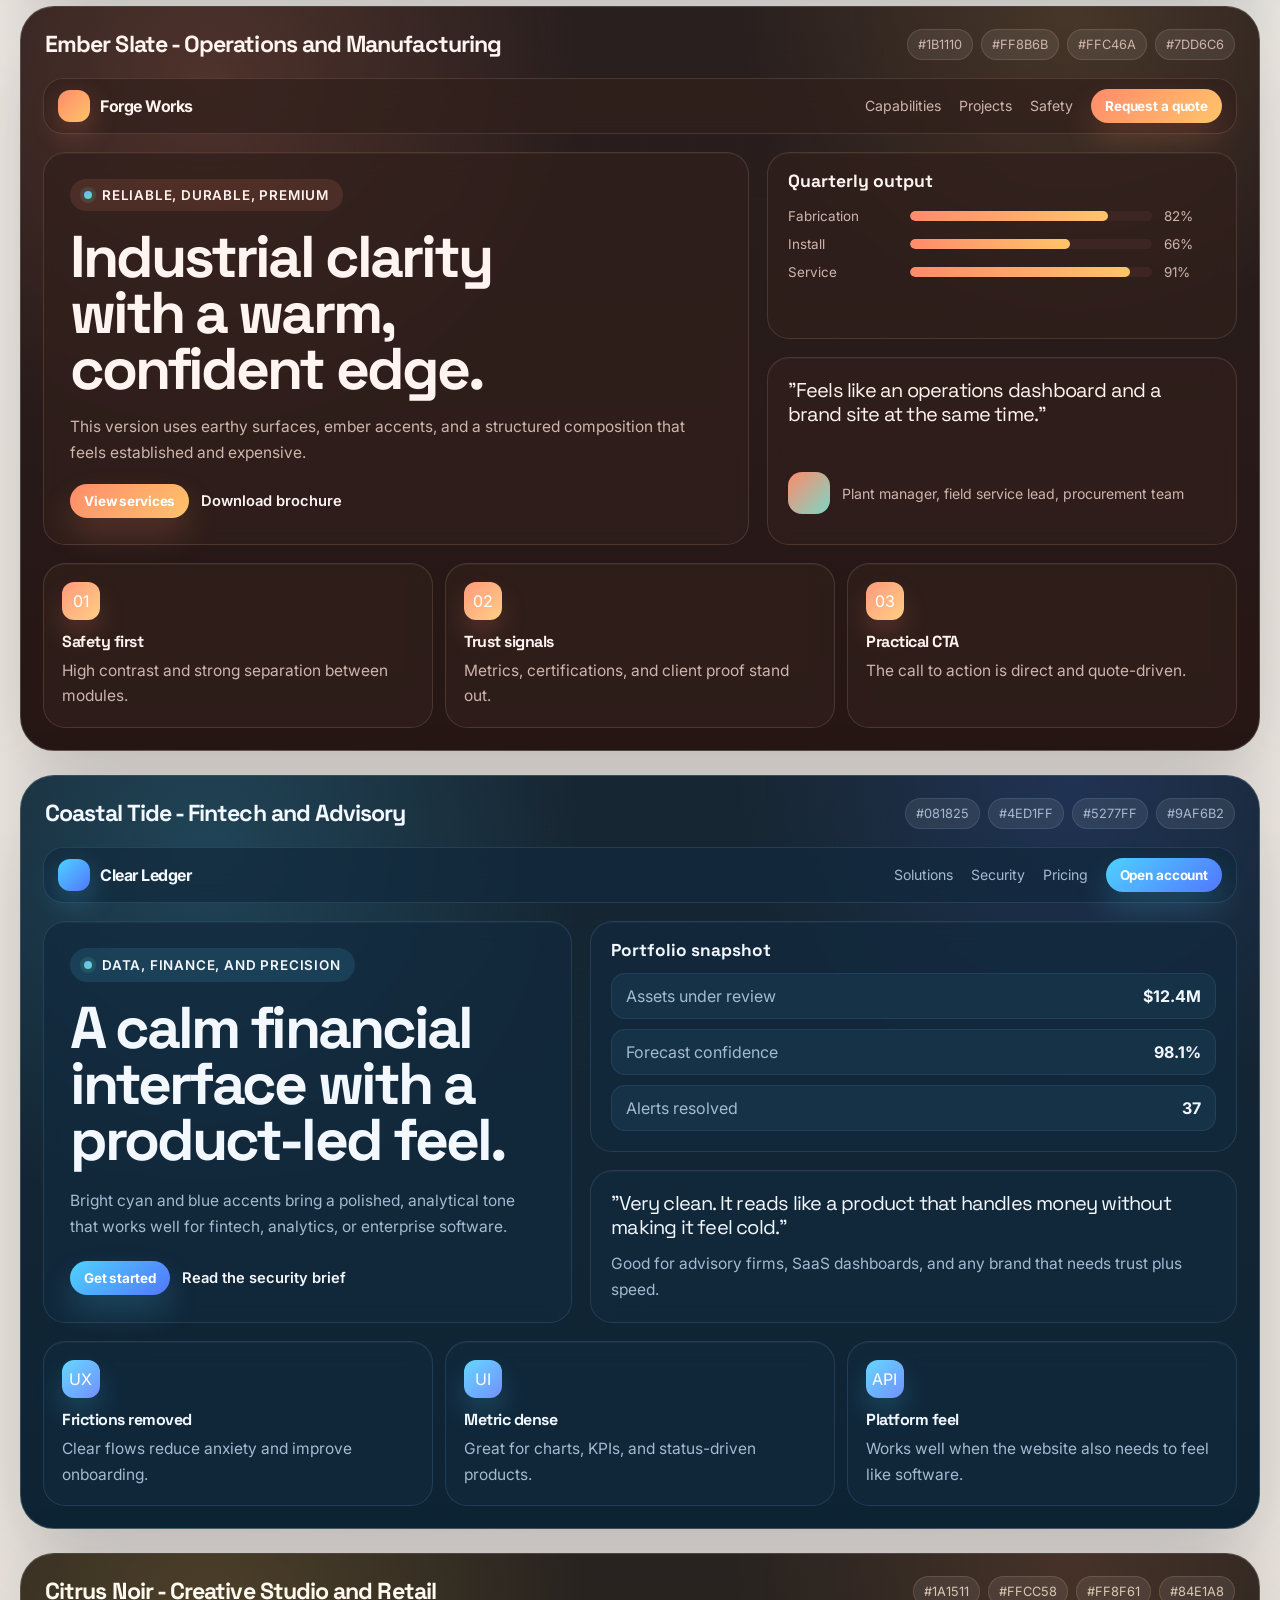
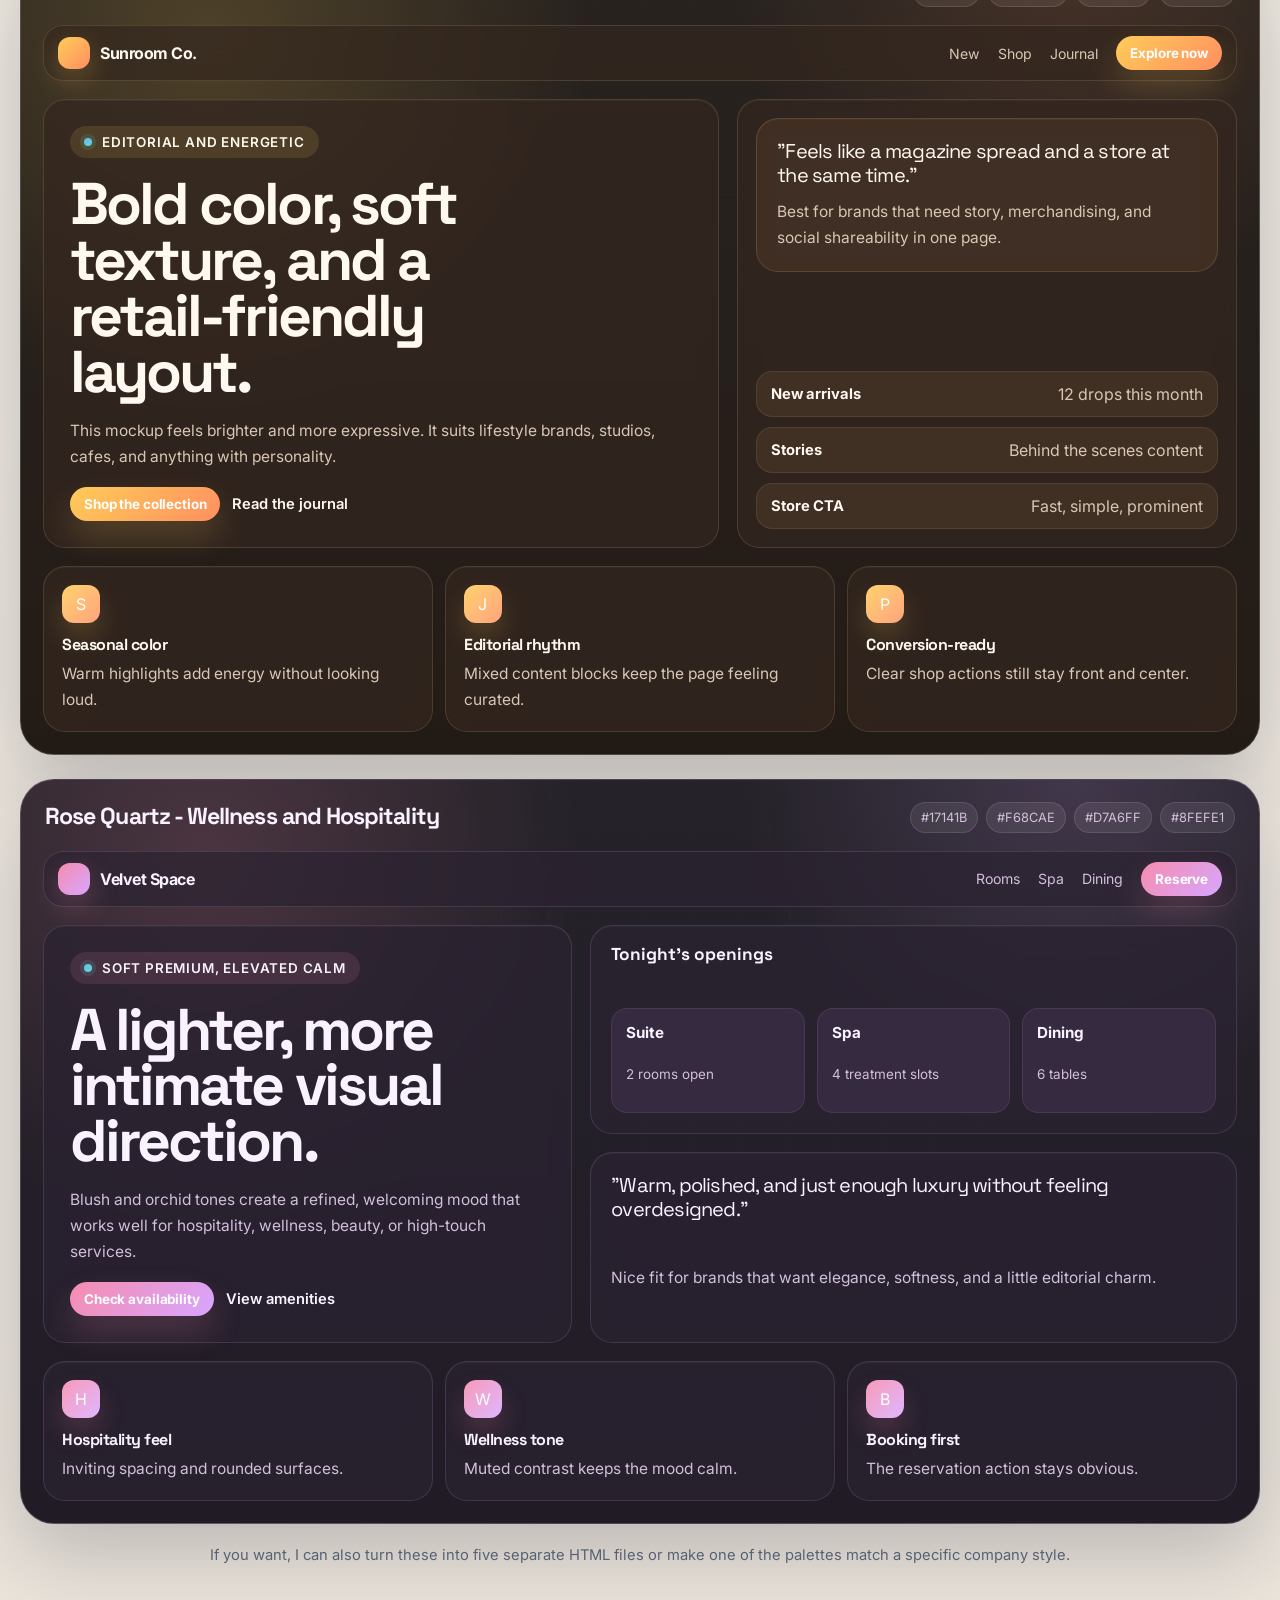
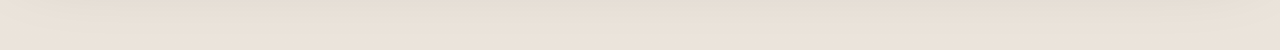
<file: brand-mockups.html>
<!DOCTYPE html>
<html lang="en">
<head>
    <meta charset="UTF-8">
    <meta name="viewport" content="width=device-width, initial-scale=1.0">
    <title>Brand Palette Mockups | Built with AI</title>
    <meta name="description" content="Five sample company brand palettes and HTML website mockups for comparing visual directions.">
    <link rel="preconnect" href="https://fonts.googleapis.com">
    <link rel="preconnect" href="https://fonts.gstatic.com" crossorigin>
    <link href="https://fonts.googleapis.com/css2?family=Inter:wght@400;500;600;700;800&family=Space+Grotesk:wght@400;500;700&display=swap" rel="stylesheet">
    <style>
        :root {
            --page-bg: #f5f1ea;
            --page-bg-2: #ebe4db;
            --page-text: #132033;
            --page-muted: #5f6c7d;
            --page-line: rgba(19, 32, 51, 0.1);
            --page-card: rgba(255, 255, 255, 0.74);
            --page-shadow: 0 24px 80px rgba(22, 32, 46, 0.12);
            --radius-xl: 30px;
            --radius-lg: 22px;
            --radius-md: 16px;
            --radius-sm: 12px;
            --font-head: 'Space Grotesk', Inter, sans-serif;
            --font-body: 'Inter', system-ui, sans-serif;
        }

        * {
            box-sizing: border-box;
        }

        html {
            scroll-behavior: smooth;
        }

        body {
            margin: 0;
            font-family: var(--font-body);
            color: var(--page-text);
            background:
                radial-gradient(circle at top left, rgba(120, 144, 255, 0.18), transparent 32%),
                radial-gradient(circle at 90% 10%, rgba(97, 219, 209, 0.18), transparent 28%),
                linear-gradient(180deg, var(--page-bg), var(--page-bg-2));
            min-height: 100vh;
        }

        a {
            color: inherit;
            text-decoration: none;
        }

        .shell {
            width: min(1240px, calc(100% - 32px));
            margin: 0 auto;
            padding: 32px 0 72px;
        }

        .hero {
            display: grid;
            gap: 28px;
            padding: 28px;
            border: 1px solid var(--page-line);
            border-radius: 36px;
            background: rgba(255, 255, 255, 0.58);
            box-shadow: var(--page-shadow);
            backdrop-filter: blur(18px);
        }

        .eyebrow {
            display: inline-flex;
            align-items: center;
            gap: 10px;
            width: fit-content;
            padding: 8px 14px;
            border-radius: 999px;
            background: rgba(19, 32, 51, 0.06);
            color: var(--page-muted);
            font-size: 0.84rem;
            font-weight: 600;
            letter-spacing: 0.06em;
            text-transform: uppercase;
        }

        .eyebrow::before {
            content: '';
            width: 8px;
            height: 8px;
            border-radius: 50%;
            background: linear-gradient(135deg, #6bb7ff, #61dbc1);
            box-shadow: 0 0 0 4px rgba(97, 219, 193, 0.12);
        }

        h1, h2, h3, h4 {
            font-family: var(--font-head);
            line-height: 1;
            margin: 0;
        }

        .hero h1 {
            font-size: clamp(2.4rem, 6vw, 5.2rem);
            line-height: 0.96;
            letter-spacing: -0.05em;
            max-width: 11ch;
        }

        .hero p {
            margin: 0;
            max-width: 70ch;
            color: var(--page-muted);
            font-size: 1.05rem;
            line-height: 1.7;
        }

        .hero-grid {
            display: grid;
            grid-template-columns: minmax(0, 1.2fr) minmax(280px, 0.8fr);
            gap: 20px;
            align-items: stretch;
        }

        .palette-grid {
            display: grid;
            grid-template-columns: repeat(5, minmax(0, 1fr));
            gap: 14px;
        }

        .palette-card {
            padding: 16px;
            border-radius: 20px;
            border: 1px solid var(--page-line);
            background: rgba(255, 255, 255, 0.7);
            display: grid;
            gap: 12px;
            min-height: 164px;
        }

        .palette-card h3 {
            font-size: 1rem;
            line-height: 1.1;
        }

        .palette-card p {
            margin: 0;
            font-size: 0.88rem;
            line-height: 1.5;
            color: var(--page-muted);
        }

        .swatches {
            display: grid;
            grid-template-columns: repeat(5, 1fr);
            gap: 8px;
        }

        .swatch {
            height: 24px;
            border-radius: 999px;
            border: 1px solid rgba(255, 255, 255, 0.35);
            box-shadow: inset 0 1px 0 rgba(255, 255, 255, 0.25);
        }

        .mockups {
            display: grid;
            gap: 24px;
            margin-top: 28px;
        }

        .mockup {
            position: relative;
            overflow: hidden;
            padding: 22px;
            border-radius: 34px;
            border: 1px solid rgba(255, 255, 255, 0.18);
            background:
                radial-gradient(circle at 15% 10%, var(--glow-a), transparent 30%),
                radial-gradient(circle at 85% 0%, var(--glow-b), transparent 26%),
                linear-gradient(180deg, color-mix(in srgb, var(--bg) 94%, white 6%), var(--bg-2));
            color: var(--text);
            box-shadow: 0 30px 80px rgba(17, 24, 39, 0.22);
        }

        .mockup::before {
            content: '';
            position: absolute;
            inset: 0;
            pointer-events: none;
            background-image:
                linear-gradient(rgba(255, 255, 255, 0.05) 1px, transparent 1px),
                linear-gradient(90deg, rgba(255, 255, 255, 0.05) 1px, transparent 1px);
            background-size: 48px 48px;
            mask-image: radial-gradient(circle at top, black 24%, transparent 78%);
            opacity: 0.18;
        }

        .mockup-shell {
            position: relative;
            z-index: 1;
            display: grid;
            gap: 18px;
        }

        .mockup-topbar {
            display: flex;
            align-items: center;
            justify-content: space-between;
            gap: 16px;
            padding: 10px 14px;
            border-radius: 20px;
            background: color-mix(in srgb, var(--surface) 70%, transparent);
            border: 1px solid var(--line);
            backdrop-filter: blur(12px);
        }

        .brand {
            display: inline-flex;
            align-items: center;
            gap: 10px;
            font-weight: 700;
            letter-spacing: -0.03em;
        }

        .brand-mark {
            width: 32px;
            height: 32px;
            border-radius: 12px;
            background: linear-gradient(135deg, var(--accent), var(--accent-2));
            box-shadow: 0 10px 28px color-mix(in srgb, var(--accent) 28%, transparent);
        }

        .nav {
            display: flex;
            align-items: center;
            gap: 18px;
            flex-wrap: wrap;
            font-size: 0.88rem;
            color: var(--muted);
        }

        .nav a:hover {
            color: var(--text);
        }

        .pill {
            display: inline-flex;
            align-items: center;
            justify-content: center;
            padding: 9px 14px;
            border-radius: 999px;
            font-size: 0.84rem;
            font-weight: 700;
            letter-spacing: -0.01em;
            background: linear-gradient(135deg, var(--accent), var(--accent-2));
            color: #fff;
            border: 0;
            box-shadow: 0 16px 32px color-mix(in srgb, var(--accent) 20%, transparent);
        }

        .mockup-grid {
            display: grid;
            gap: 18px;
        }

        .mockup-hero {
            display: grid;
            grid-template-columns: minmax(0, 1.15fr) minmax(260px, 0.85fr);
            gap: 18px;
            align-items: stretch;
        }

        .hero-copy, .hero-panel, .feature-card, .stat-card, .quote-card, .chart-card, .booking-card, .info-card {
            border-radius: var(--radius-lg);
            border: 1px solid var(--line);
            background: color-mix(in srgb, var(--surface) 74%, transparent);
            backdrop-filter: blur(10px);
            box-shadow: inset 0 1px 0 rgba(255, 255, 255, 0.04);
        }

        .hero-copy {
            padding: 26px;
            display: grid;
            gap: 18px;
        }

        .hero-copy h2 {
            font-size: clamp(2rem, 4.6vw, 3.8rem);
            line-height: 0.95;
            letter-spacing: -0.05em;
            max-width: 12ch;
        }

        .hero-copy p, .feature-card p, .quote-card p, .info-card p, .booking-card p {
            margin: 0;
            color: var(--muted);
            line-height: 1.65;
            font-size: 0.97rem;
        }

        .cta-row {
            display: flex;
            align-items: center;
            gap: 12px;
            flex-wrap: wrap;
        }

        .ghost-link {
            color: var(--text);
            font-weight: 600;
            font-size: 0.92rem;
            padding: 8px 0;
        }

        .hero-panel {
            padding: 18px;
            display: grid;
            gap: 12px;
            align-content: space-between;
        }

        .metric-grid {
            display: grid;
            grid-template-columns: repeat(2, minmax(0, 1fr));
            gap: 12px;
        }

        .metric {
            padding: 14px;
            border-radius: 18px;
            background: color-mix(in srgb, var(--surface-strong) 88%, transparent);
            border: 1px solid color-mix(in srgb, var(--line) 72%, transparent);
        }

        .metric strong {
            display: block;
            font-family: var(--font-head);
            font-size: 1.3rem;
            letter-spacing: -0.04em;
        }

        .metric span {
            display: block;
            margin-top: 6px;
            font-size: 0.82rem;
            color: var(--muted);
        }

        .feature-strip {
            display: grid;
            grid-template-columns: repeat(3, minmax(0, 1fr));
            gap: 12px;
        }

        .feature-card {
            padding: 18px;
            min-height: 124px;
        }

        .feature-card h3 {
            margin-bottom: 8px;
            font-size: 1rem;
            letter-spacing: -0.03em;
        }

        .feature-icon {
            width: 38px;
            height: 38px;
            border-radius: 12px;
            background: linear-gradient(135deg, color-mix(in srgb, var(--accent) 88%, white 12%), color-mix(in srgb, var(--accent-2) 82%, white 18%));
            display: inline-flex;
            align-items: center;
            justify-content: center;
            margin-bottom: 14px;
            color: #fff;
            box-shadow: 0 14px 26px color-mix(in srgb, var(--accent) 18%, transparent);
        }

        .mockup-label {
            display: flex;
            align-items: center;
            justify-content: space-between;
            gap: 12px;
            flex-wrap: wrap;
            padding: 0 2px;
        }

        .mockup-label h3 {
            font-size: 1.45rem;
            letter-spacing: -0.04em;
        }

        .palette-chips {
            display: flex;
            gap: 8px;
            flex-wrap: wrap;
        }

        .chip {
            padding: 7px 10px;
            border-radius: 999px;
            border: 1px solid var(--line);
            background: rgba(255, 255, 255, 0.08);
            font-size: 0.8rem;
            color: var(--muted);
        }

        .section-grid {
            display: grid;
            gap: 18px;
        }

        .dashboard-grid {
            display: grid;
            grid-template-columns: 1.2fr 0.8fr;
            gap: 18px;
        }

        .chart-card {
            padding: 20px;
        }

        .bars {
            display: grid;
            gap: 12px;
            margin-top: 18px;
        }

        .bar-row {
            display: grid;
            grid-template-columns: 110px 1fr 52px;
            gap: 12px;
            align-items: center;
            font-size: 0.84rem;
            color: var(--muted);
        }

        .bar-track {
            height: 10px;
            border-radius: 999px;
            background: color-mix(in srgb, var(--surface-strong) 86%, transparent);
            overflow: hidden;
        }

        .bar-fill {
            height: 100%;
            border-radius: inherit;
            background: linear-gradient(90deg, var(--accent), var(--accent-2));
        }

        .quote-card {
            padding: 20px;
            display: grid;
            gap: 12px;
        }

        .quote-card blockquote {
            margin: 0;
            font-family: var(--font-head);
            font-size: 1.25rem;
            line-height: 1.2;
            letter-spacing: -0.04em;
        }

        .persona {
            display: flex;
            align-items: center;
            gap: 12px;
            margin-top: 6px;
            color: var(--muted);
            font-size: 0.88rem;
        }

        .avatar {
            width: 42px;
            height: 42px;
            border-radius: 14px;
            background: linear-gradient(135deg, var(--accent), var(--accent-3));
        }

        .timeline {
            display: grid;
            gap: 10px;
        }

        .timeline-item {
            display: flex;
            justify-content: space-between;
            gap: 14px;
            align-items: center;
            padding: 12px 14px;
            border-radius: 16px;
            background: color-mix(in srgb, var(--surface-strong) 88%, transparent);
            border: 1px solid color-mix(in srgb, var(--line) 76%, transparent);
            color: var(--muted);
        }

        .timeline-item strong {
            color: var(--text);
            font-size: 0.92rem;
        }

        .product-grid {
            display: grid;
            grid-template-columns: 0.9fr 1.1fr;
            gap: 18px;
        }

        .info-card, .booking-card {
            padding: 20px;
            display: grid;
            gap: 14px;
        }

        .info-list {
            display: grid;
            gap: 10px;
        }

        .info-list div {
            display: flex;
            justify-content: space-between;
            gap: 10px;
            padding: 12px 14px;
            border-radius: 14px;
            background: color-mix(in srgb, var(--surface-strong) 90%, transparent);
            border: 1px solid color-mix(in srgb, var(--line) 70%, transparent);
            color: var(--muted);
        }

        .booking-grid {
            display: grid;
            grid-template-columns: repeat(3, minmax(0, 1fr));
            gap: 12px;
        }

        .slot {
            padding: 14px;
            border-radius: 16px;
            background: color-mix(in srgb, var(--surface-strong) 88%, transparent);
            border: 1px solid color-mix(in srgb, var(--line) 76%, transparent);
            display: grid;
            gap: 8px;
        }

        .slot strong {
            font-size: 0.95rem;
        }

        .slot span {
            color: var(--muted);
            font-size: 0.84rem;
        }

        .footer-note {
            margin-top: 22px;
            text-align: center;
            color: var(--page-muted);
            font-size: 0.92rem;
        }

        .theme-aurora {
            --bg: #07111d;
            --bg-2: #0d1b2c;
            --surface: #102238;
            --surface-strong: #152a45;
            --text: #eef6ff;
            --muted: #9ab0cb;
            --accent: #58e1c1;
            --accent-2: #79a8ff;
            --accent-3: #d6f46f;
            --line: rgba(136, 177, 255, 0.14);
            --glow-a: rgba(88, 225, 193, 0.22);
            --glow-b: rgba(121, 168, 255, 0.18);
        }

        .theme-ember {
            --bg: #1b1110;
            --bg-2: #261614;
            --surface: #31201c;
            --surface-strong: #402824;
            --text: #fff4ef;
            --muted: #cfb5ac;
            --accent: #ff8b6b;
            --accent-2: #ffc46a;
            --accent-3: #7dd6c6;
            --line: rgba(255, 202, 176, 0.14);
            --glow-a: rgba(255, 139, 107, 0.18);
            --glow-b: rgba(255, 196, 106, 0.14);
        }

        .theme-tide {
            --bg: #081825;
            --bg-2: #0d2435;
            --surface: #12293d;
            --surface-strong: #18334a;
            --text: #f3f8ff;
            --muted: #a4bad1;
            --accent: #4ed1ff;
            --accent-2: #5277ff;
            --accent-3: #9af6b2;
            --line: rgba(138, 194, 255, 0.14);
            --glow-a: rgba(78, 209, 255, 0.18);
            --glow-b: rgba(82, 119, 255, 0.16);
        }

        .theme-citrus {
            --bg: #1a1511;
            --bg-2: #231b16;
            --surface: #34271f;
            --surface-strong: #443126;
            --text: #fff9f0;
            --muted: #d9c7b4;
            --accent: #ffcc58;
            --accent-2: #ff8f61;
            --accent-3: #84e1a8;
            --line: rgba(255, 218, 153, 0.14);
            --glow-a: rgba(255, 204, 88, 0.18);
            --glow-b: rgba(255, 143, 97, 0.14);
        }

        .theme-blush {
            --bg: #17141b;
            --bg-2: #211b26;
            --surface: #2b2331;
            --surface-strong: #382c42;
            --text: #f9f2ff;
            --muted: #d2bfdc;
            --accent: #f68cae;
            --accent-2: #d7a6ff;
            --accent-3: #8fefe1;
            --line: rgba(230, 190, 255, 0.14);
            --glow-a: rgba(246, 140, 174, 0.18);
            --glow-b: rgba(215, 166, 255, 0.16);
        }

        @media (max-width: 1100px) {
            .palette-grid {
                grid-template-columns: repeat(2, minmax(0, 1fr));
            }

            .mockup-hero,
            .hero-grid,
            .dashboard-grid,
            .product-grid {
                grid-template-columns: 1fr;
            }

            .feature-strip,
            .booking-grid {
                grid-template-columns: repeat(2, minmax(0, 1fr));
            }
        }

        @media (max-width: 760px) {
            .shell {
                width: min(100% - 20px, 1240px);
                padding-top: 18px;
                padding-bottom: 40px;
            }

            .hero,
            .mockup {
                border-radius: 24px;
            }

            .hero {
                padding: 22px;
            }

            .hero h1 {
                max-width: none;
            }

            .palette-grid,
            .feature-strip,
            .booking-grid,
            .metric-grid {
                grid-template-columns: 1fr;
            }

            .nav {
                gap: 10px 14px;
            }

            .mockup-topbar {
                align-items: flex-start;
                flex-direction: column;
            }

            .bar-row {
                grid-template-columns: 1fr;
            }
        }
    </style>
</head>
<body>
    <main class="shell">
        <section class="hero">
            <span class="eyebrow">Sample brand palettes + HTML mockups</span>
            <div class="hero-grid">
                <div class="section-grid">
                    <h1>Five visual directions for a company brand.</h1>
                    <p>
                        Each mockup below uses a different palette and layout so you can compare how the same company feels when the colors change.
                        The examples are written in plain HTML and use a single reusable structure with palette variables.
                    </p>
                    <div class="cta-row">
                        <a class="pill" href="#mockups">View the mockups</a>
                        <a class="ghost-link" href="#palettes">See the palette set</a>
                    </div>
                </div>
                <div class="quote-card" style="align-self: stretch;">
                    <blockquote>Clean, reusable, and easy to swap into a real landing page or client concept.</blockquote>
                    <p>
                        Use these as starting points for pitch decks, brand exploration, or quick website prototypes.
                    </p>
                    <div class="timeline">
                        <div class="timeline-item"><strong>Use case</strong><span>Startup, agency, services, product</span></div>
                        <div class="timeline-item"><strong>Format</strong><span>Standalone HTML</span></div>
                        <div class="timeline-item"><strong>Style</strong><span>Dark, bright, editorial, and warm options</span></div>
                    </div>
                </div>
            </div>
        </section>

        <section class="mockups" id="palettes">
            <div class="palette-grid">
                <article class="palette-card">
                    <h3>Aurora Mint</h3>
                    <p>Modern tech and AI consulting. Feels crisp, calm, and high trust.</p>
                    <div class="swatches">
                        <span class="swatch" style="background:#07111d"></span>
                        <span class="swatch" style="background:#102238"></span>
                        <span class="swatch" style="background:#58e1c1"></span>
                        <span class="swatch" style="background:#79a8ff"></span>
                        <span class="swatch" style="background:#d6f46f"></span>
                    </div>
                </article>
                <article class="palette-card">
                    <h3>Ember Slate</h3>
                    <p>Premium industrial, construction, or operations brands with warmth and authority.</p>
                    <div class="swatches">
                        <span class="swatch" style="background:#1b1110"></span>
                        <span class="swatch" style="background:#31201c"></span>
                        <span class="swatch" style="background:#ff8b6b"></span>
                        <span class="swatch" style="background:#ffc46a"></span>
                        <span class="swatch" style="background:#7dd6c6"></span>
                    </div>
                </article>
                <article class="palette-card">
                    <h3>Coastal Tide</h3>
                    <p>Finance, strategy, or data-heavy products with a polished, dependable feel.</p>
                    <div class="swatches">
                        <span class="swatch" style="background:#081825"></span>
                        <span class="swatch" style="background:#12293d"></span>
                        <span class="swatch" style="background:#4ed1ff"></span>
                        <span class="swatch" style="background:#5277ff"></span>
                        <span class="swatch" style="background:#9af6b2"></span>
                    </div>
                </article>
                <article class="palette-card">
                    <h3>Citrus Noir</h3>
                    <p>Food, retail, or creative services with a bold, energetic personality.</p>
                    <div class="swatches">
                        <span class="swatch" style="background:#1a1511"></span>
                        <span class="swatch" style="background:#34271f"></span>
                        <span class="swatch" style="background:#ffcc58"></span>
                        <span class="swatch" style="background:#ff8f61"></span>
                        <span class="swatch" style="background:#84e1a8"></span>
                    </div>
                </article>
                <article class="palette-card">
                    <h3>Rose Quartz</h3>
                    <p>Wellness, hospitality, and lifestyle brands with a softer premium edge.</p>
                    <div class="swatches">
                        <span class="swatch" style="background:#17141b"></span>
                        <span class="swatch" style="background:#2b2331"></span>
                        <span class="swatch" style="background:#f68cae"></span>
                        <span class="swatch" style="background:#d7a6ff"></span>
                        <span class="swatch" style="background:#8fefe1"></span>
                    </div>
                </article>
            </div>

            <article class="mockup theme-aurora" id="mockups">
                <div class="mockup-shell">
                    <div class="mockup-label">
                        <h3>Aurora Mint - AI Studio Homepage</h3>
                        <div class="palette-chips">
                            <span class="chip">#07111D</span>
                            <span class="chip">#58E1C1</span>
                            <span class="chip">#79A8FF</span>
                            <span class="chip">#D6F46F</span>
                        </div>
                    </div>
                    <div class="mockup-topbar">
                        <div class="brand"><span class="brand-mark"></span>Northstar AI</div>
                        <div class="nav">
                            <a href="#">Services</a>
                            <a href="#">Work</a>
                            <a href="#">Insights</a>
                            <a class="pill" href="#">Book a call</a>
                        </div>
                    </div>
                    <div class="mockup-hero">
                        <div class="hero-copy">
                            <span class="eyebrow" style="background: rgba(88, 225, 193, 0.12); color: var(--text);">Strategy + Automation</span>
                            <h2>AI systems built around the way your team works.</h2>
                            <p>Strong contrast, soft neon accents, and a data-first layout make this a good fit for a consultancy or software product.</p>
                            <div class="cta-row">
                                <a class="pill" href="#">Start a project</a>
                                <a class="ghost-link" href="#">See examples</a>
                            </div>
                        </div>
                        <aside class="hero-panel">
                            <div class="metric-grid">
                                <div class="metric"><strong>24%</strong><span>Faster cycle time</span></div>
                                <div class="metric"><strong>11</strong><span>Ops workflows mapped</span></div>
                                <div class="metric"><strong>92%</strong><span>Client retention</span></div>
                                <div class="metric"><strong>6</strong><span>Active integrations</span></div>
                            </div>
                            <div class="quote-card" style="background: color-mix(in srgb, var(--surface-strong) 84%, transparent);">
                                <blockquote>"A sharp, minimal boardroom look with subtle glow and lots of confidence."</blockquote>
                                <p>Best for SaaS, AI consulting, or B2B services that want to feel modern and technical.</p>
                            </div>
                        </aside>
                    </div>
                    <div class="feature-strip">
                        <article class="feature-card"><div class="feature-icon">A</div><h3>Workflow design</h3><p>Map the human steps before adding automation.</p></article>
                        <article class="feature-card"><div class="feature-icon">B</div><h3>Agent ops</h3><p>Launch practical internal AI tools with guardrails.</p></article>
                        <article class="feature-card"><div class="feature-icon">C</div><h3>Delivery speed</h3><p>Ship prototypes fast, then harden the good ideas.</p></article>
                    </div>
                </div>
            </article>

            <article class="mockup theme-ember">
                <div class="mockup-shell">
                    <div class="mockup-label">
                        <h3>Ember Slate - Operations and Manufacturing</h3>
                        <div class="palette-chips">
                            <span class="chip">#1B1110</span>
                            <span class="chip">#FF8B6B</span>
                            <span class="chip">#FFC46A</span>
                            <span class="chip">#7DD6C6</span>
                        </div>
                    </div>
                    <div class="mockup-topbar">
                        <div class="brand"><span class="brand-mark"></span>Forge Works</div>
                        <div class="nav">
                            <a href="#">Capabilities</a>
                            <a href="#">Projects</a>
                            <a href="#">Safety</a>
                            <a class="pill" href="#">Request a quote</a>
                        </div>
                    </div>
                    <div class="dashboard-grid">
                        <div class="hero-copy">
                            <span class="eyebrow" style="background: rgba(255, 139, 107, 0.12); color: var(--text);">Reliable, durable, premium</span>
                            <h2>Industrial clarity with a warm, confident edge.</h2>
                            <p>This version uses earthy surfaces, ember accents, and a structured composition that feels established and expensive.</p>
                            <div class="cta-row">
                                <a class="pill" href="#">View services</a>
                                <a class="ghost-link" href="#">Download brochure</a>
                            </div>
                        </div>
                        <div class="section-grid">
                            <div class="chart-card">
                                <h3 style="font-size:1.1rem; margin-bottom:10px;">Quarterly output</h3>
                                <div class="bars">
                                    <div class="bar-row"><span>Fabrication</span><div class="bar-track"><div class="bar-fill" style="width:82%"></div></div><span>82%</span></div>
                                    <div class="bar-row"><span>Install</span><div class="bar-track"><div class="bar-fill" style="width:66%"></div></div><span>66%</span></div>
                                    <div class="bar-row"><span>Service</span><div class="bar-track"><div class="bar-fill" style="width:91%"></div></div><span>91%</span></div>
                                </div>
                            </div>
                            <div class="quote-card">
                                <blockquote>"Feels like an operations dashboard and a brand site at the same time."</blockquote>
                                <div class="persona"><span class="avatar"></span><span>Plant manager, field service lead, procurement team</span></div>
                            </div>
                        </div>
                    </div>
                    <div class="feature-strip">
                        <article class="feature-card"><div class="feature-icon">01</div><h3>Safety first</h3><p>High contrast and strong separation between modules.</p></article>
                        <article class="feature-card"><div class="feature-icon">02</div><h3>Trust signals</h3><p>Metrics, certifications, and client proof stand out.</p></article>
                        <article class="feature-card"><div class="feature-icon">03</div><h3>Practical CTA</h3><p>The call to action is direct and quote-driven.</p></article>
                    </div>
                </div>
            </article>

            <article class="mockup theme-tide">
                <div class="mockup-shell">
                    <div class="mockup-label">
                        <h3>Coastal Tide - Fintech and Advisory</h3>
                        <div class="palette-chips">
                            <span class="chip">#081825</span>
                            <span class="chip">#4ED1FF</span>
                            <span class="chip">#5277FF</span>
                            <span class="chip">#9AF6B2</span>
                        </div>
                    </div>
                    <div class="mockup-topbar">
                        <div class="brand"><span class="brand-mark"></span>Clear Ledger</div>
                        <div class="nav">
                            <a href="#">Solutions</a>
                            <a href="#">Security</a>
                            <a href="#">Pricing</a>
                            <a class="pill" href="#">Open account</a>
                        </div>
                    </div>
                    <div class="product-grid">
                        <div class="hero-copy">
                            <span class="eyebrow" style="background: rgba(78, 209, 255, 0.12); color: var(--text);">Data, finance, and precision</span>
                            <h2>A calm financial interface with a product-led feel.</h2>
                            <p>Bright cyan and blue accents bring a polished, analytical tone that works well for fintech, analytics, or enterprise software.</p>
                            <div class="cta-row">
                                <a class="pill" href="#">Get started</a>
                                <a class="ghost-link" href="#">Read the security brief</a>
                            </div>
                        </div>
                        <div class="section-grid">
                            <div class="info-card">
                                <h3 style="font-size:1.08rem;">Portfolio snapshot</h3>
                                <div class="info-list">
                                    <div><span>Assets under review</span><strong style="color:var(--text);">$12.4M</strong></div>
                                    <div><span>Forecast confidence</span><strong style="color:var(--text);">98.1%</strong></div>
                                    <div><span>Alerts resolved</span><strong style="color:var(--text);">37</strong></div>
                                </div>
                            </div>
                            <div class="quote-card">
                                <blockquote>"Very clean. It reads like a product that handles money without making it feel cold."</blockquote>
                                <p>Good for advisory firms, SaaS dashboards, and any brand that needs trust plus speed.</p>
                            </div>
                        </div>
                    </div>
                    <div class="feature-strip">
                        <article class="feature-card"><div class="feature-icon">UX</div><h3>Frictions removed</h3><p>Clear flows reduce anxiety and improve onboarding.</p></article>
                        <article class="feature-card"><div class="feature-icon">UI</div><h3>Metric dense</h3><p>Great for charts, KPIs, and status-driven products.</p></article>
                        <article class="feature-card"><div class="feature-icon">API</div><h3>Platform feel</h3><p>Works well when the website also needs to feel like software.</p></article>
                    </div>
                </div>
            </article>

            <article class="mockup theme-citrus">
                <div class="mockup-shell">
                    <div class="mockup-label">
                        <h3>Citrus Noir - Creative Studio and Retail</h3>
                        <div class="palette-chips">
                            <span class="chip">#1A1511</span>
                            <span class="chip">#FFCC58</span>
                            <span class="chip">#FF8F61</span>
                            <span class="chip">#84E1A8</span>
                        </div>
                    </div>
                    <div class="mockup-topbar">
                        <div class="brand"><span class="brand-mark"></span>Sunroom Co.</div>
                        <div class="nav">
                            <a href="#">New</a>
                            <a href="#">Shop</a>
                            <a href="#">Journal</a>
                            <a class="pill" href="#">Explore now</a>
                        </div>
                    </div>
                    <div class="mockup-hero">
                        <div class="hero-copy">
                            <span class="eyebrow" style="background: rgba(255, 204, 88, 0.12); color: var(--text);">Editorial and energetic</span>
                            <h2>Bold color, soft texture, and a retail-friendly layout.</h2>
                            <p>This mockup feels brighter and more expressive. It suits lifestyle brands, studios, cafes, and anything with personality.</p>
                            <div class="cta-row">
                                <a class="pill" href="#">Shop the collection</a>
                                <a class="ghost-link" href="#">Read the journal</a>
                            </div>
                        </div>
                        <aside class="hero-panel">
                            <div class="quote-card" style="background: color-mix(in srgb, var(--surface-strong) 86%, transparent);">
                                <blockquote>"Feels like a magazine spread and a store at the same time."</blockquote>
                                <p>Best for brands that need story, merchandising, and social shareability in one page.</p>
                            </div>
                            <div class="timeline">
                                <div class="timeline-item"><strong>New arrivals</strong><span>12 drops this month</span></div>
                                <div class="timeline-item"><strong>Stories</strong><span>Behind the scenes content</span></div>
                                <div class="timeline-item"><strong>Store CTA</strong><span>Fast, simple, prominent</span></div>
                            </div>
                        </aside>
                    </div>
                    <div class="feature-strip">
                        <article class="feature-card"><div class="feature-icon">S</div><h3>Seasonal color</h3><p>Warm highlights add energy without looking loud.</p></article>
                        <article class="feature-card"><div class="feature-icon">J</div><h3>Editorial rhythm</h3><p>Mixed content blocks keep the page feeling curated.</p></article>
                        <article class="feature-card"><div class="feature-icon">P</div><h3>Conversion-ready</h3><p>Clear shop actions still stay front and center.</p></article>
                    </div>
                </div>
            </article>

            <article class="mockup theme-blush">
                <div class="mockup-shell">
                    <div class="mockup-label">
                        <h3>Rose Quartz - Wellness and Hospitality</h3>
                        <div class="palette-chips">
                            <span class="chip">#17141B</span>
                            <span class="chip">#F68CAE</span>
                            <span class="chip">#D7A6FF</span>
                            <span class="chip">#8FEFE1</span>
                        </div>
                    </div>
                    <div class="mockup-topbar">
                        <div class="brand"><span class="brand-mark"></span>Velvet Space</div>
                        <div class="nav">
                            <a href="#">Rooms</a>
                            <a href="#">Spa</a>
                            <a href="#">Dining</a>
                            <a class="pill" href="#">Reserve</a>
                        </div>
                    </div>
                    <div class="product-grid">
                        <div class="hero-copy">
                            <span class="eyebrow" style="background: rgba(246, 140, 174, 0.12); color: var(--text);">Soft premium, elevated calm</span>
                            <h2>A lighter, more intimate visual direction.</h2>
                            <p>Blush and orchid tones create a refined, welcoming mood that works well for hospitality, wellness, beauty, or high-touch services.</p>
                            <div class="cta-row">
                                <a class="pill" href="#">Check availability</a>
                                <a class="ghost-link" href="#">View amenities</a>
                            </div>
                        </div>
                        <div class="section-grid">
                            <div class="booking-card">
                                <h3 style="font-size:1.08rem;">Tonight's openings</h3>
                                <div class="booking-grid">
                                    <div class="slot"><strong>Suite</strong><span>2 rooms open</span></div>
                                    <div class="slot"><strong>Spa</strong><span>4 treatment slots</span></div>
                                    <div class="slot"><strong>Dining</strong><span>6 tables</span></div>
                                </div>
                            </div>
                            <div class="quote-card">
                                <blockquote>"Warm, polished, and just enough luxury without feeling overdesigned."</blockquote>
                                <p>Nice fit for brands that want elegance, softness, and a little editorial charm.</p>
                            </div>
                        </div>
                    </div>
                    <div class="feature-strip">
                        <article class="feature-card"><div class="feature-icon">H</div><h3>Hospitality feel</h3><p>Inviting spacing and rounded surfaces.</p></article>
                        <article class="feature-card"><div class="feature-icon">W</div><h3>Wellness tone</h3><p>Muted contrast keeps the mood calm.</p></article>
                        <article class="feature-card"><div class="feature-icon">B</div><h3>Booking first</h3><p>The reservation action stays obvious.</p></article>
                    </div>
                </div>
            </article>
        </section>

        <p class="footer-note">If you want, I can also turn these into five separate HTML files or make one of the palettes match a specific company style.</p>
    </main>
</body>
</html>
</file>
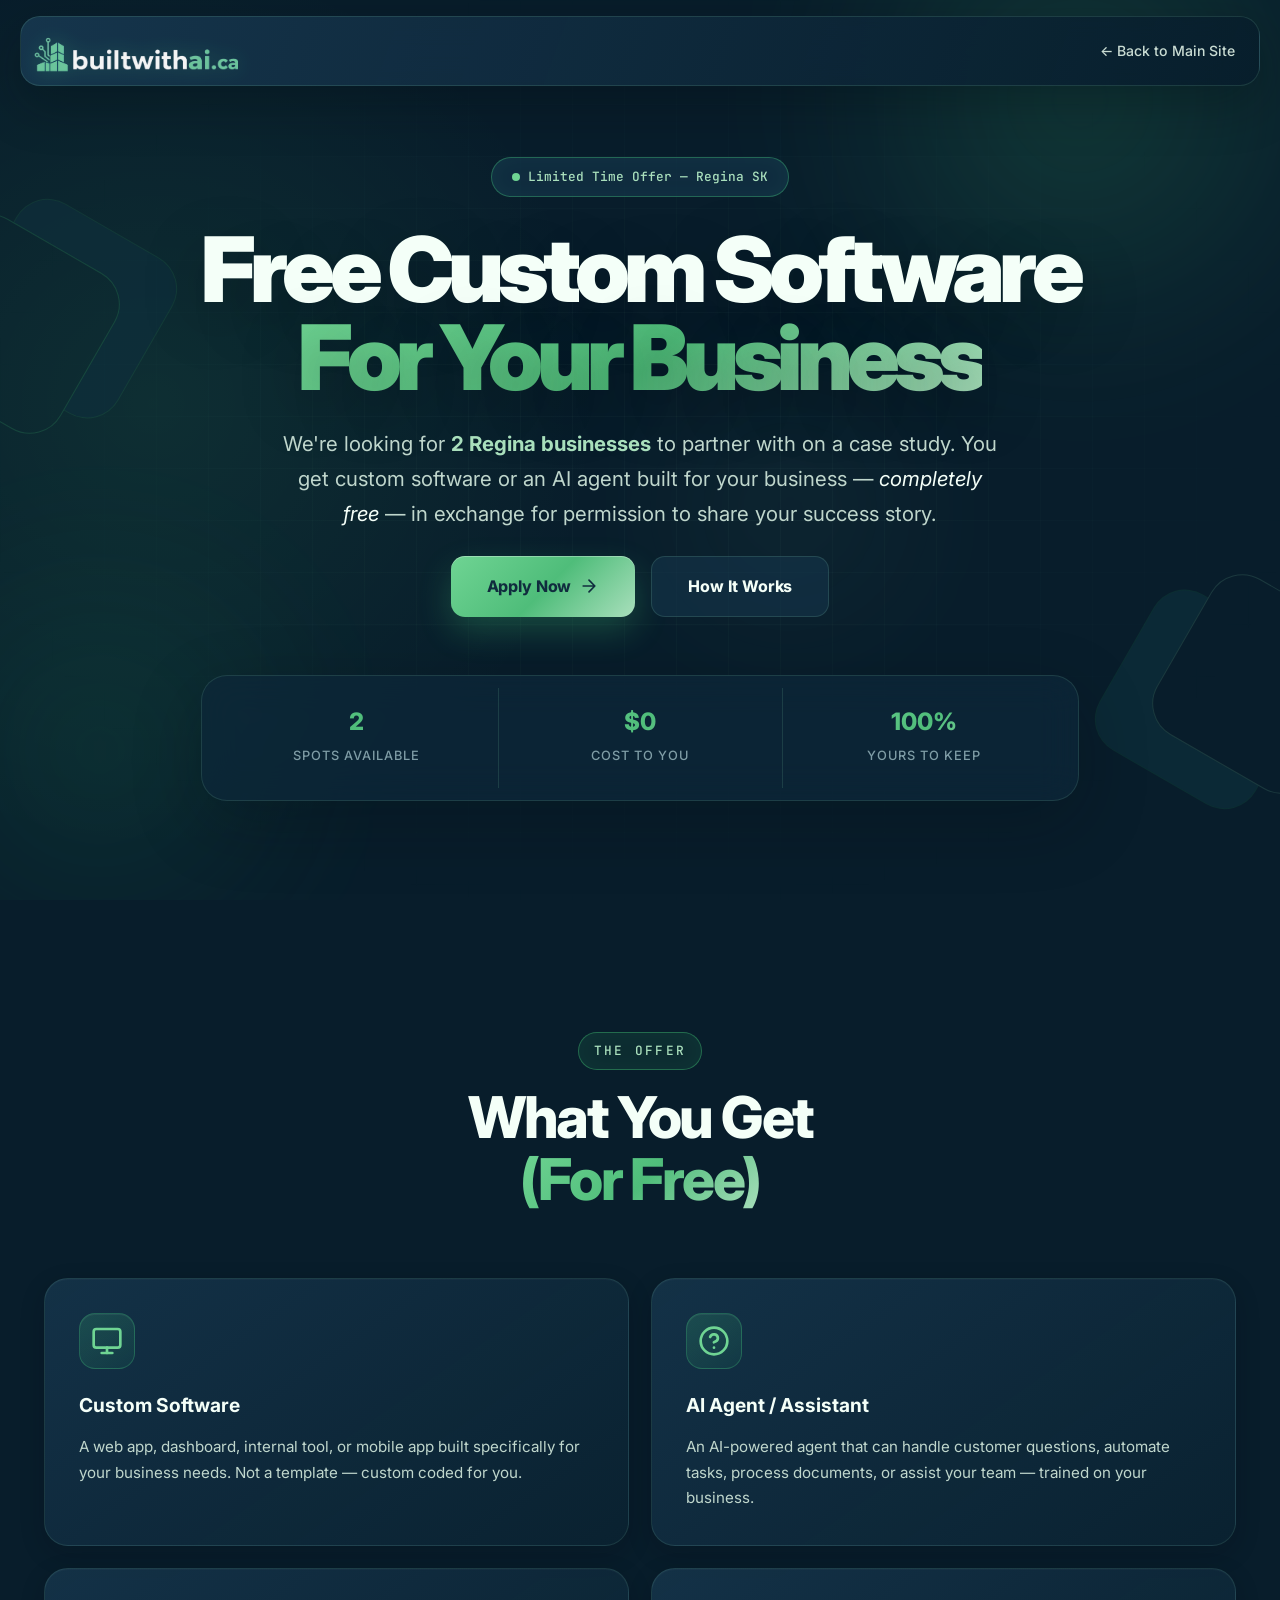
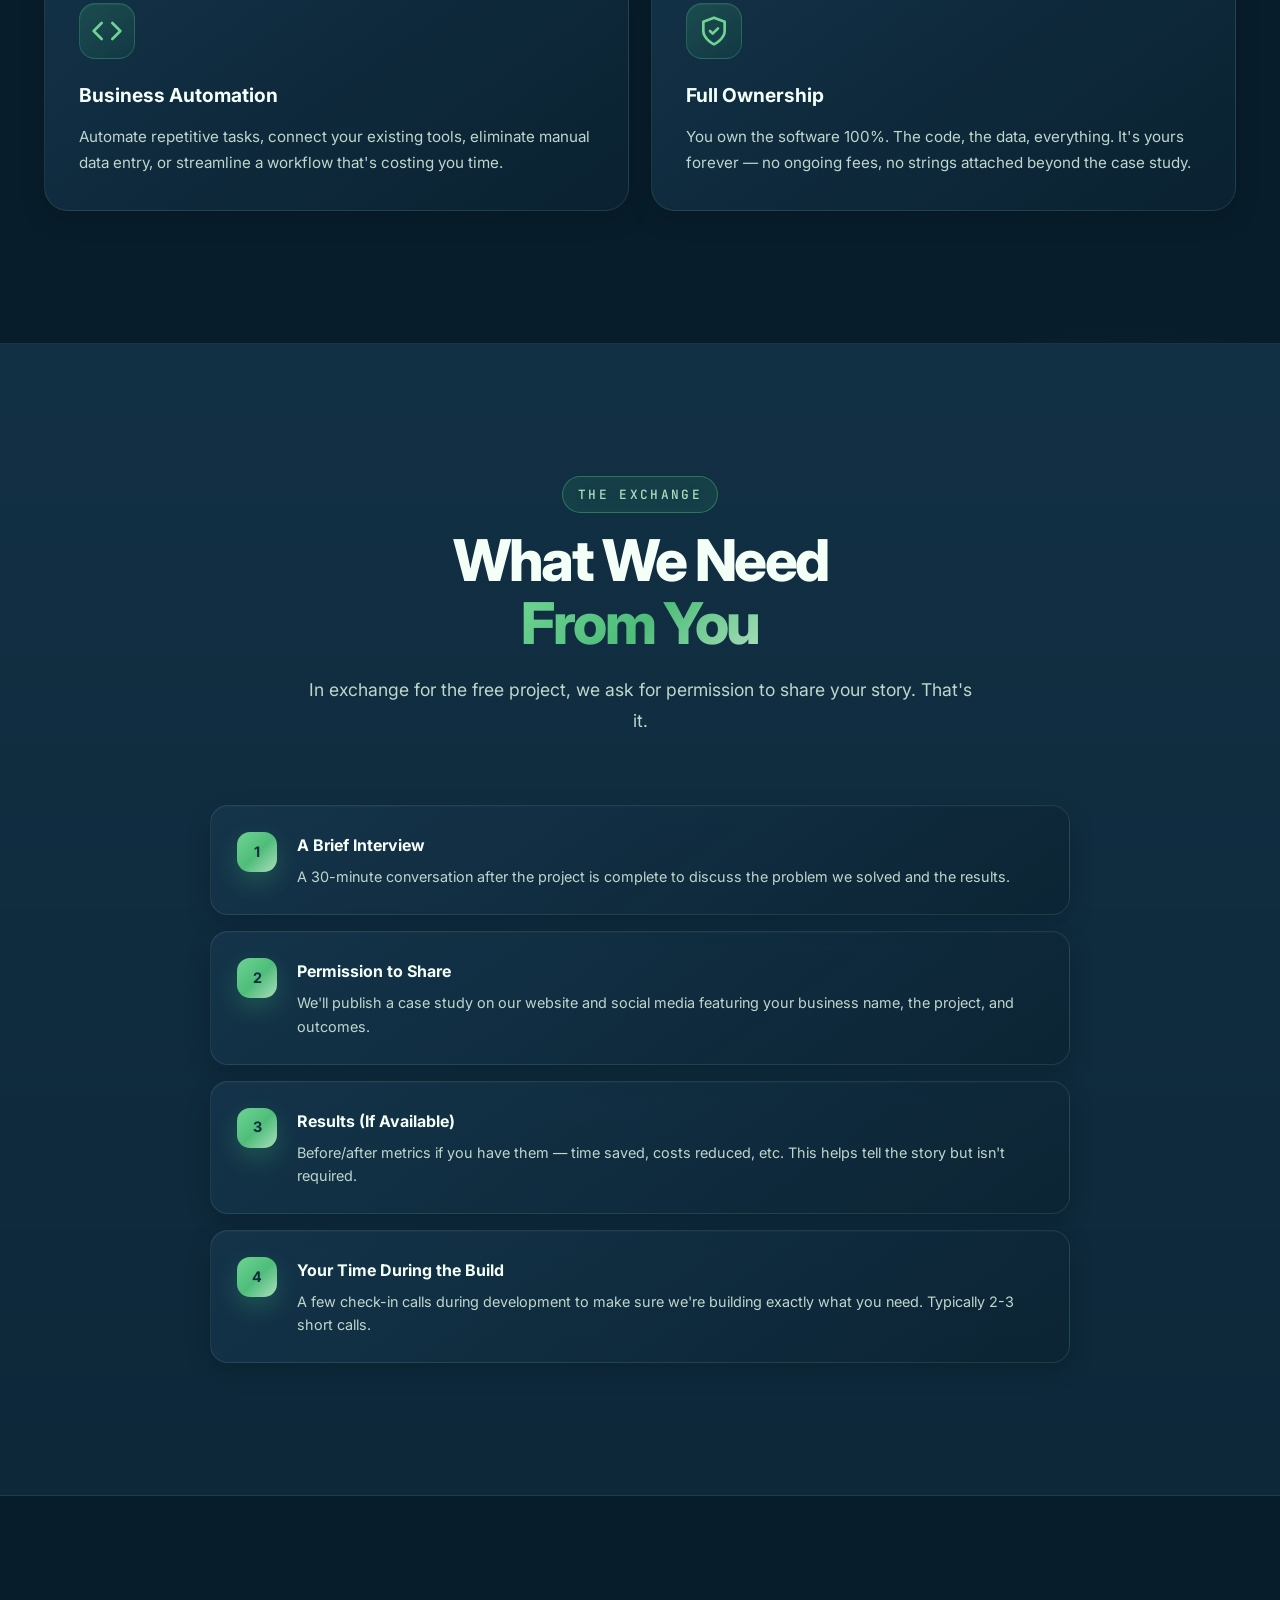
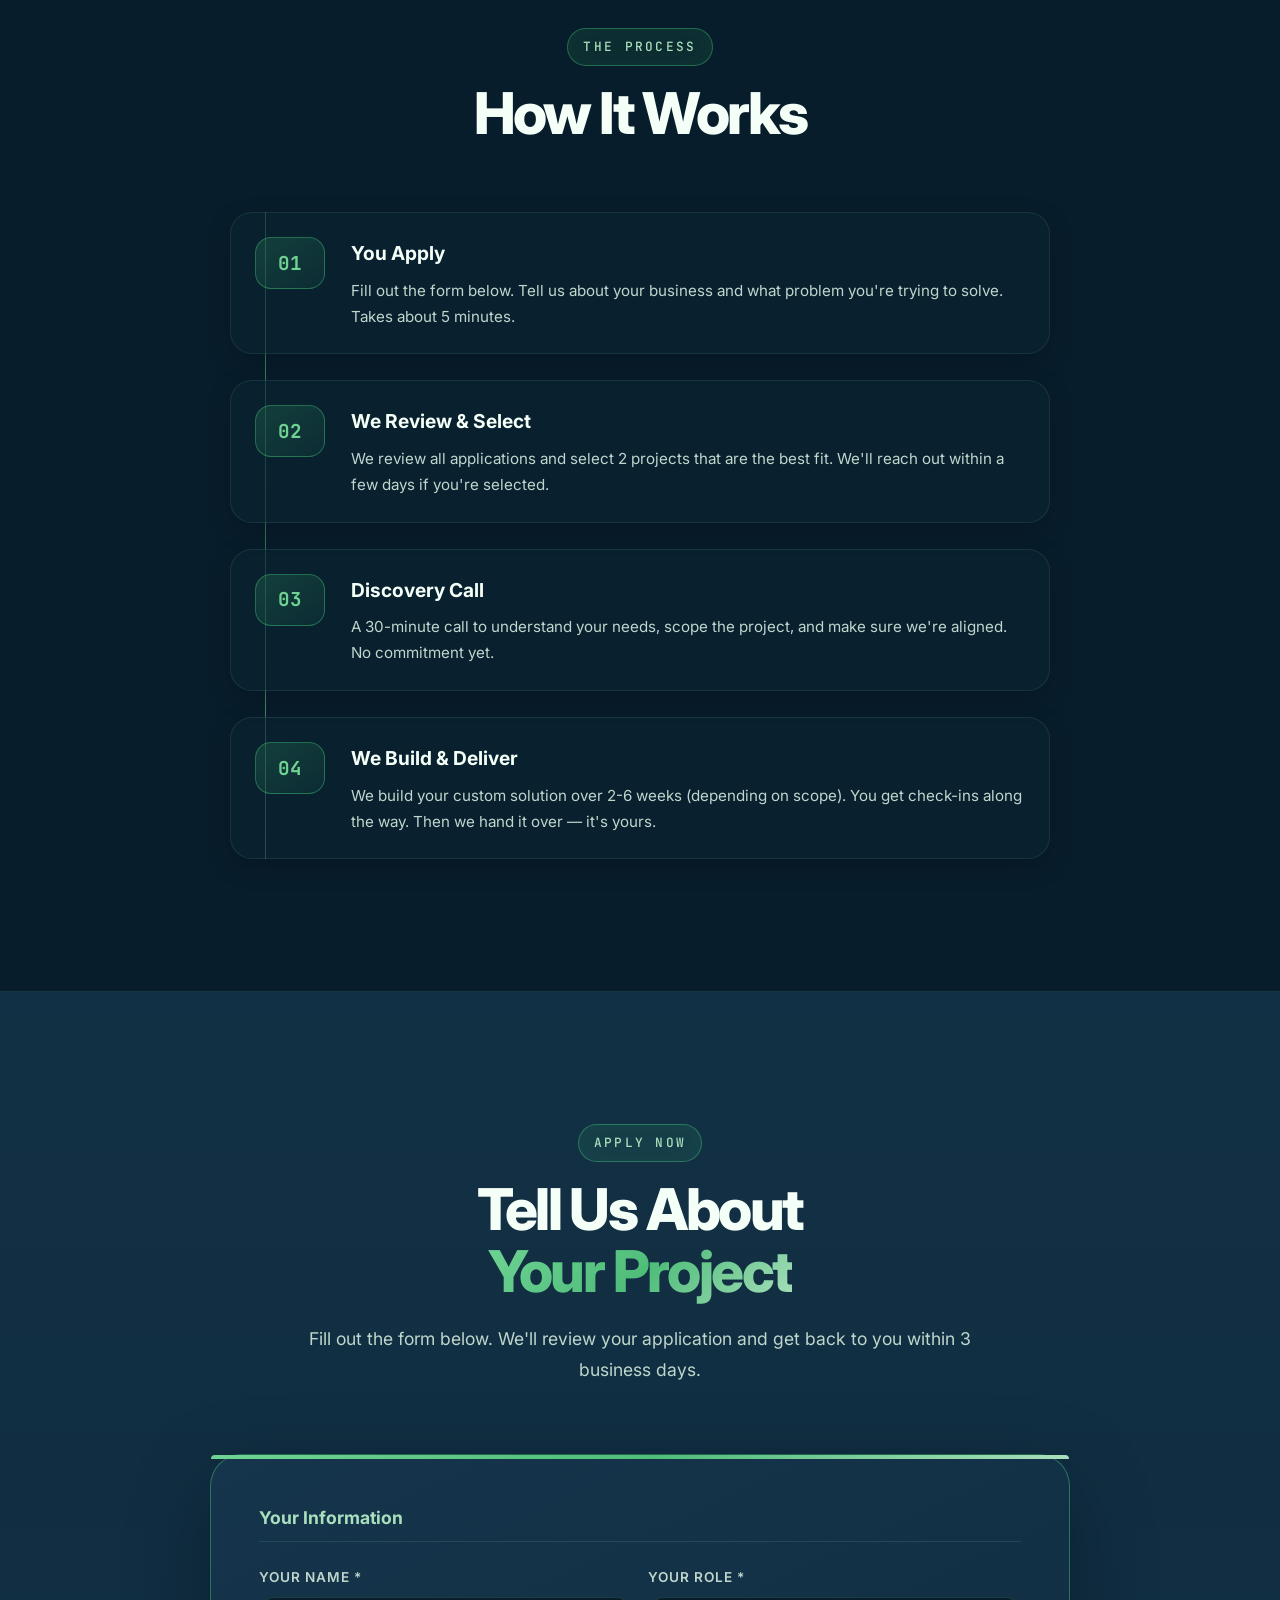
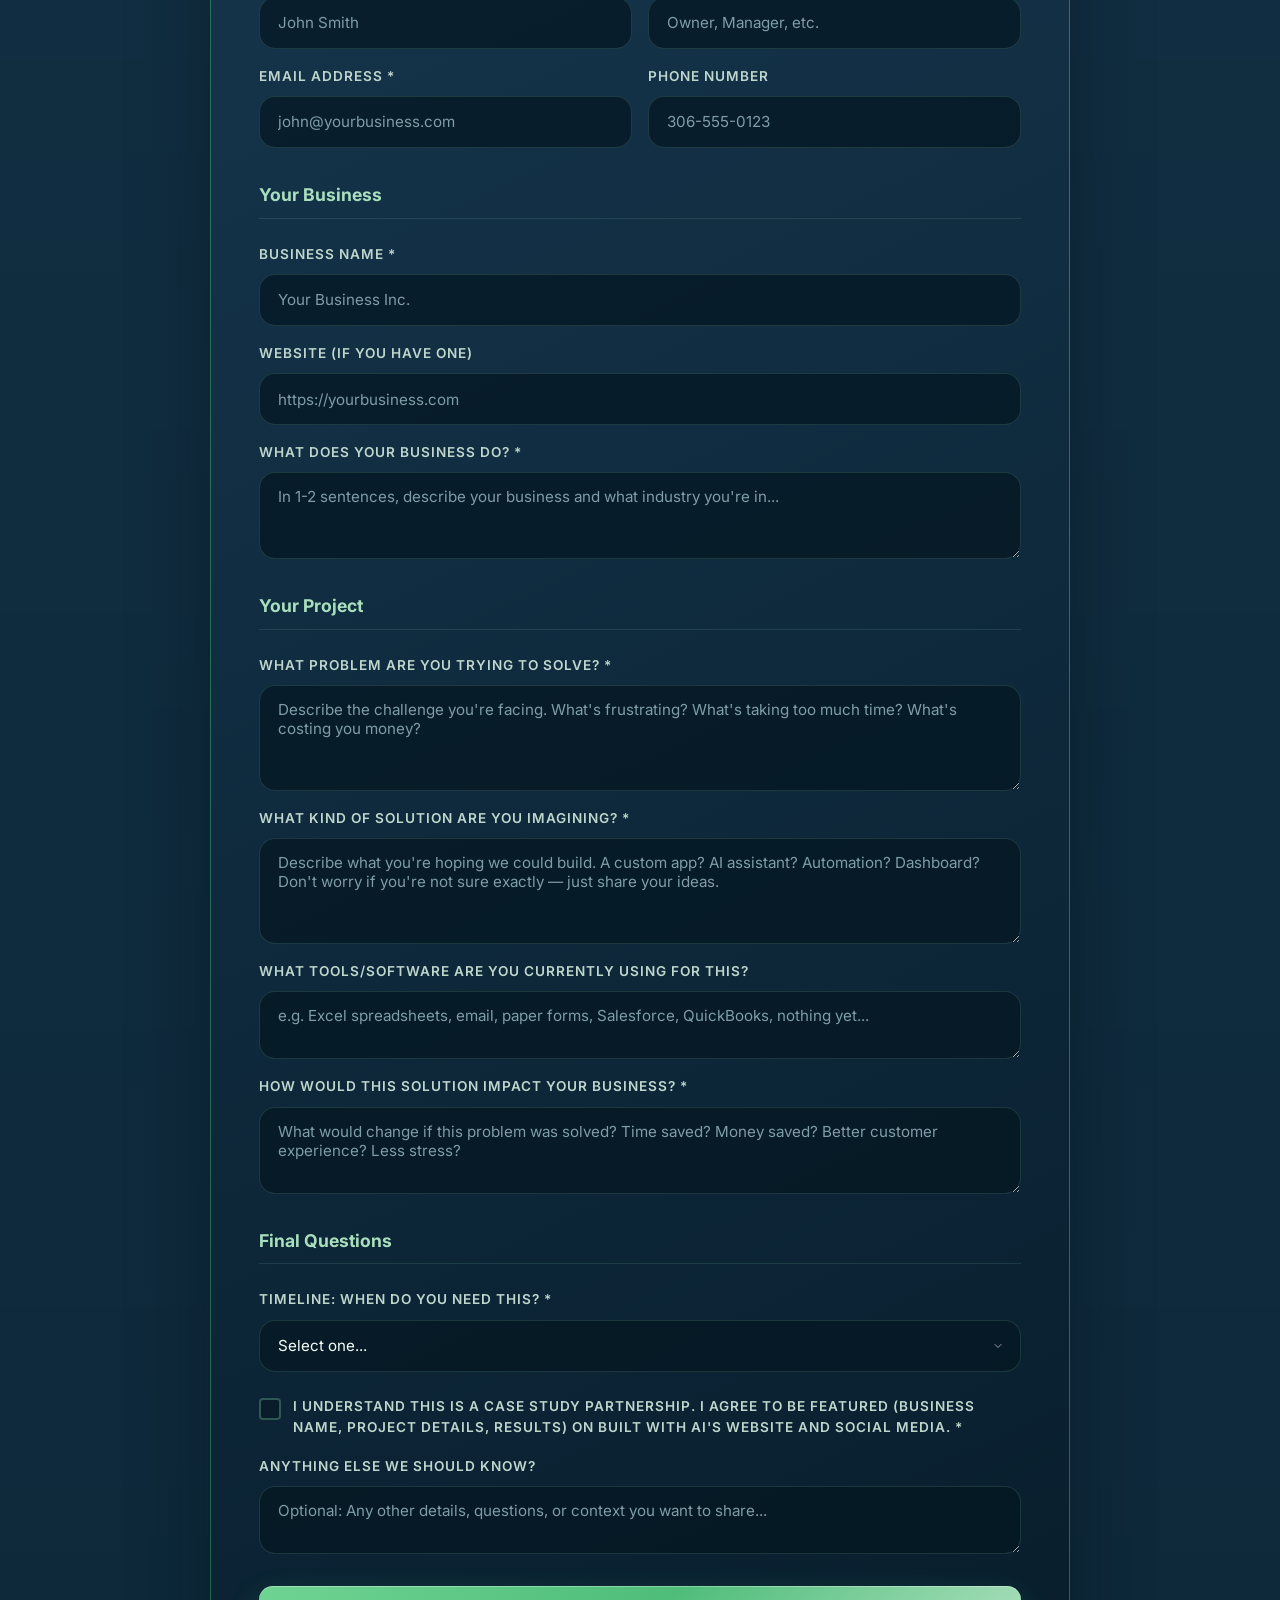
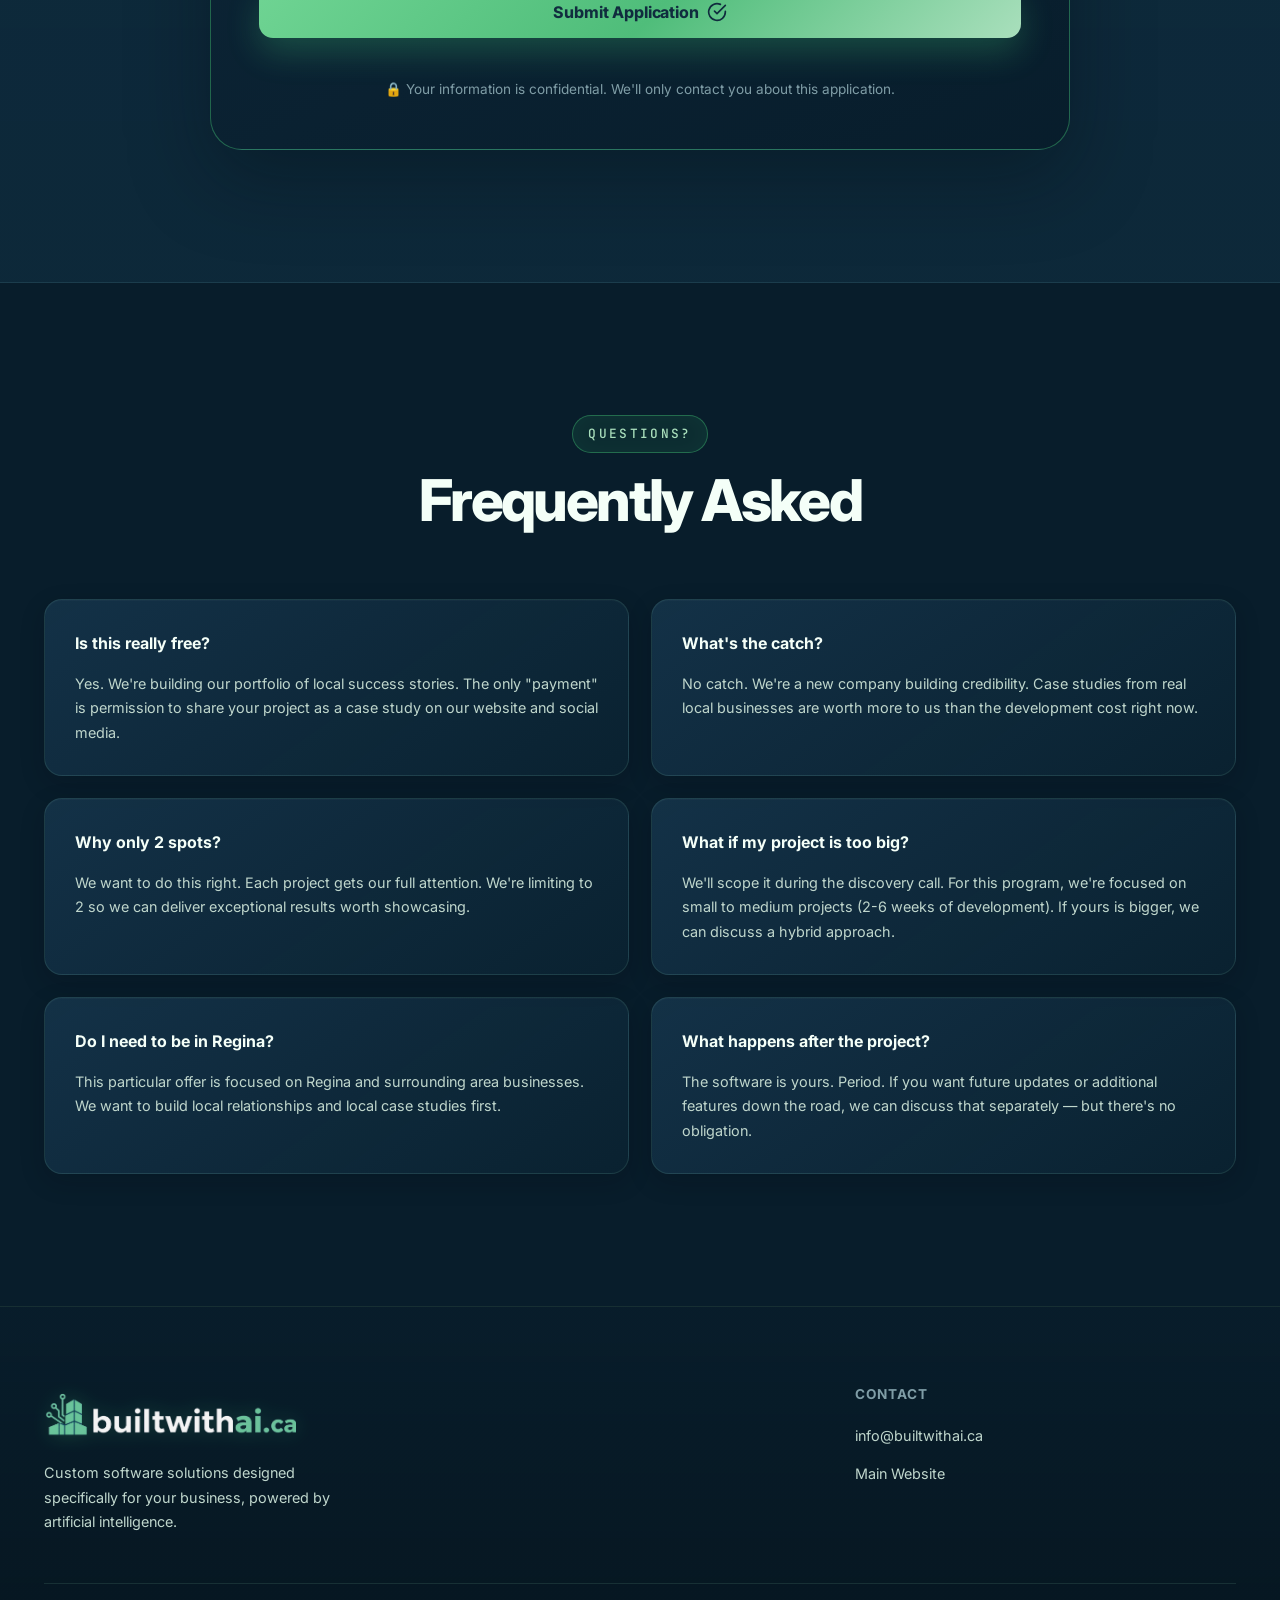
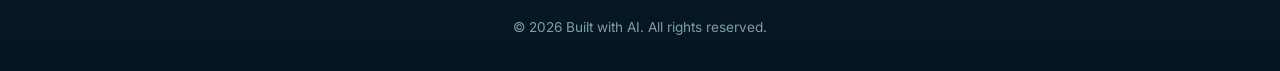
<file: case-study.html>
<!DOCTYPE html>
<html lang="en">
<head>
    <meta charset="UTF-8">
    <meta name="viewport" content="width=device-width, initial-scale=1.0">
    <title>Free Custom Software for Your Business | Case Study Partner Program | Built with AI</title>
    <meta name="description" content="Regina businesses: Get custom software or an AI agent built for FREE in exchange for a case study. Limited to 2 spots. Apply now.">
    <meta name="keywords" content="free custom software, Regina Saskatchewan, case study, AI agent, business automation, free software development">
    <meta name="theme-color" content="#081d2b">
    <link rel="canonical" href="https://builtwithai.ca/case-study.html">
    <meta property="og:title" content="FREE Custom Software for Regina Businesses | Built with AI">
    <meta property="og:description" content="We're building 2 custom software projects for Regina businesses — completely free — in exchange for a case study. Apply now.">
    <meta property="og:type" content="website">
    <meta property="og:url" content="https://builtwithai.ca/case-study.html">
    <meta property="og:image" content="https://builtwithai.ca/images/linkedin-ad-1200x627.png">
    <meta property="og:image:width" content="1200">
    <meta property="og:image:height" content="627">
    <meta name="twitter:card" content="summary_large_image">
    <meta name="twitter:title" content="FREE Custom Software for Regina Businesses | Built with AI">
    <meta name="twitter:description" content="We're building 2 custom software projects for Regina businesses — completely free — in exchange for a case study. Apply now.">
    <meta name="twitter:image" content="https://builtwithai.ca/images/linkedin-ad-1200x627.png">
    <link rel="preconnect" href="https://fonts.googleapis.com">
    <link rel="preconnect" href="https://fonts.gstatic.com" crossorigin>
    <link href="https://fonts.googleapis.com/css2?family=Inter:wght@400;500;600;700;800;900&family=JetBrains+Mono:wght@400;500&display=swap" rel="stylesheet">
    <link rel="stylesheet" href="css/styles.css">
    <link rel="stylesheet" href="css/case-study.css">
    <link rel="icon" type="image/png" href="images/builtwithai-icon-block-no-star-muted.png">
</head>
<body>
    <!-- Navigation -->
    <nav class="navbar" id="navbar">
        <div class="container nav-container">
            <a href="index.html" class="logo" aria-label="builtwithai.ca home">
                <img class="logo-image" src="images/builtwithai-ca-block-no-star-muted.png" alt="builtwithai.ca" width="2171" height="466">
            </a>
            <button class="mobile-toggle" id="mobileToggle" aria-label="Toggle menu" aria-expanded="false" aria-controls="navLinks">
                <span></span>
                <span></span>
                <span></span>
            </button>
            <ul class="nav-links" id="navLinks">
                <li><a href="index.html">← Back to Main Site</a></li>
            </ul>
        </div>
    </nav>

    <!-- Hero Section -->
    <section class="hero case-study-hero" id="hero">
        <div class="hero-bg-effects">
            <div class="hero-orb hero-orb-1"></div>
            <div class="hero-orb hero-orb-2"></div>
            <div class="hero-orb hero-orb-3"></div>
            <div class="hero-grid"></div>
        </div>
        <div class="container hero-content">
            <div class="hero-badge animate-on-scroll">
                <span class="badge-dot"></span>
                Limited Time Offer — Regina SK
            </div>
            <h1 class="hero-title animate-on-scroll">
                Free Custom Software<br>
                <span class="gradient-text">For Your Business</span>
            </h1>
            <p class="hero-subtitle animate-on-scroll">
                We're looking for <strong>2 Regina businesses</strong> to partner with on a case study. 
                You get custom software or an AI agent built for your business — <em>completely free</em> — 
                in exchange for permission to share your success story.
            </p>
            <div class="hero-cta animate-on-scroll">
                <a href="#apply" class="btn btn-primary btn-lg">
                    Apply Now
                    <svg width="20" height="20" viewBox="0 0 24 24" fill="none" stroke="currentColor" stroke-width="2" stroke-linecap="round" stroke-linejoin="round"><path d="M5 12h14M12 5l7 7-7 7"/></svg>
                </a>
                <a href="#details" class="btn btn-ghost btn-lg">How It Works</a>
            </div>
            <div class="hero-stats animate-on-scroll">
                <div class="stat">
                    <span class="stat-number">2</span>
                    <span class="stat-label">Spots Available</span>
                </div>
                <div class="stat-divider"></div>
                <div class="stat">
                    <span class="stat-number">$0</span>
                    <span class="stat-label">Cost to You</span>
                </div>
                <div class="stat-divider"></div>
                <div class="stat">
                    <span class="stat-number">100%</span>
                    <span class="stat-label">Yours to Keep</span>
                </div>
            </div>
        </div>
    </section>

    <!-- What You Get Section -->
    <section class="section" id="details">
        <div class="container">
            <div class="section-header animate-on-scroll">
                <span class="section-tag">The Offer</span>
                <h2 class="section-title">What You Get<br><span class="gradient-text">(For Free)</span></h2>
            </div>
            <div class="benefits-grid">
                <div class="benefit-card animate-on-scroll">
                    <div class="benefit-icon">
                        <svg width="32" height="32" viewBox="0 0 24 24" fill="none" stroke="currentColor" stroke-width="2" stroke-linecap="round" stroke-linejoin="round"><rect x="2" y="3" width="20" height="14" rx="2" ry="2"/><line x1="8" y1="21" x2="16" y2="21"/><line x1="12" y1="17" x2="12" y2="21"/></svg>
                    </div>
                    <h3>Custom Software</h3>
                    <p>A web app, dashboard, internal tool, or mobile app built specifically for your business needs. Not a template — custom coded for you.</p>
                </div>
                <div class="benefit-card animate-on-scroll">
                    <div class="benefit-icon">
                        <svg width="32" height="32" viewBox="0 0 24 24" fill="none" stroke="currentColor" stroke-width="2" stroke-linecap="round" stroke-linejoin="round"><circle cx="12" cy="12" r="10"/><path d="M9.09 9a3 3 0 0 1 5.83 1c0 2-3 3-3 3"/><line x1="12" y1="17" x2="12.01" y2="17"/></svg>
                    </div>
                    <h3>AI Agent / Assistant</h3>
                    <p>An AI-powered agent that can handle customer questions, automate tasks, process documents, or assist your team — trained on your business.</p>
                </div>
                <div class="benefit-card animate-on-scroll">
                    <div class="benefit-icon">
                        <svg width="32" height="32" viewBox="0 0 24 24" fill="none" stroke="currentColor" stroke-width="2" stroke-linecap="round" stroke-linejoin="round"><polyline points="16 18 22 12 16 6"/><polyline points="8 6 2 12 8 18"/></svg>
                    </div>
                    <h3>Business Automation</h3>
                    <p>Automate repetitive tasks, connect your existing tools, eliminate manual data entry, or streamline a workflow that's costing you time.</p>
                </div>
                <div class="benefit-card animate-on-scroll">
                    <div class="benefit-icon">
                        <svg width="32" height="32" viewBox="0 0 24 24" fill="none" stroke="currentColor" stroke-width="2" stroke-linecap="round" stroke-linejoin="round"><path d="M12 22s8-4 8-10V5l-8-3-8 3v7c0 6 8 10 8 10z"/><polyline points="9 12 11 14 15 10"/></svg>
                    </div>
                    <h3>Full Ownership</h3>
                    <p>You own the software 100%. The code, the data, everything. It's yours forever — no ongoing fees, no strings attached beyond the case study.</p>
                </div>
            </div>
        </div>
    </section>

    <!-- What We Need Section -->
    <section class="section section-dark">
        <div class="container">
            <div class="section-header animate-on-scroll">
                <span class="section-tag">The Exchange</span>
                <h2 class="section-title">What We Need<br><span class="gradient-text">From You</span></h2>
                <p class="section-desc">In exchange for the free project, we ask for permission to share your story. That's it.</p>
            </div>
            <div class="requirements-grid">
                <div class="requirement-item animate-on-scroll">
                    <div class="requirement-number">1</div>
                    <div class="requirement-content">
                        <h4>A Brief Interview</h4>
                        <p>A 30-minute conversation after the project is complete to discuss the problem we solved and the results.</p>
                    </div>
                </div>
                <div class="requirement-item animate-on-scroll">
                    <div class="requirement-number">2</div>
                    <div class="requirement-content">
                        <h4>Permission to Share</h4>
                        <p>We'll publish a case study on our website and social media featuring your business name, the project, and outcomes.</p>
                    </div>
                </div>
                <div class="requirement-item animate-on-scroll">
                    <div class="requirement-number">3</div>
                    <div class="requirement-content">
                        <h4>Results (If Available)</h4>
                        <p>Before/after metrics if you have them — time saved, costs reduced, etc. This helps tell the story but isn't required.</p>
                    </div>
                </div>
                <div class="requirement-item animate-on-scroll">
                    <div class="requirement-number">4</div>
                    <div class="requirement-content">
                        <h4>Your Time During the Build</h4>
                        <p>A few check-in calls during development to make sure we're building exactly what you need. Typically 2-3 short calls.</p>
                    </div>
                </div>
            </div>
        </div>
    </section>

    <!-- How It Works Section -->
    <section class="section">
        <div class="container">
            <div class="section-header animate-on-scroll">
                <span class="section-tag">The Process</span>
                <h2 class="section-title">How It Works</h2>
            </div>
            <div class="process-timeline">
                <div class="process-step animate-on-scroll">
                    <div class="step-number">01</div>
                    <div class="step-content">
                        <h3>You Apply</h3>
                        <p>Fill out the form below. Tell us about your business and what problem you're trying to solve. Takes about 5 minutes.</p>
                    </div>
                </div>
                <div class="process-step animate-on-scroll">
                    <div class="step-number">02</div>
                    <div class="step-content">
                        <h3>We Review & Select</h3>
                        <p>We review all applications and select 2 projects that are the best fit. We'll reach out within a few days if you're selected.</p>
                    </div>
                </div>
                <div class="process-step animate-on-scroll">
                    <div class="step-number">03</div>
                    <div class="step-content">
                        <h3>Discovery Call</h3>
                        <p>A 30-minute call to understand your needs, scope the project, and make sure we're aligned. No commitment yet.</p>
                    </div>
                </div>
                <div class="process-step animate-on-scroll">
                    <div class="step-number">04</div>
                    <div class="step-content">
                        <h3>We Build & Deliver</h3>
                        <p>We build your custom solution over 2-6 weeks (depending on scope). You get check-ins along the way. Then we hand it over — it's yours.</p>
                    </div>
                </div>
            </div>
        </div>
    </section>

    <!-- Application Form Section -->
    <section class="section section-dark" id="apply">
        <div class="container">
            <div class="section-header animate-on-scroll">
                <span class="section-tag">Apply Now</span>
                <h2 class="section-title">Tell Us About<br><span class="gradient-text">Your Project</span></h2>
                <p class="section-desc">Fill out the form below. We'll review your application and get back to you within 3 business days.</p>
            </div>
            <div class="application-form-wrapper animate-on-scroll">
                <form class="application-form" id="caseStudyForm" action="https://formspree.io/f/xeebrnaz" method="POST">
                    <input type="hidden" name="form_type" value="case_study_application">
                    <input type="hidden" name="location" value="Regina SK Campaign">
                    <input type="hidden" name="_subject" value="Case Study Application — builtwithai.ca">
                    <input type="text" name="_gotcha" style="display:none" tabindex="-1" autocomplete="off" aria-hidden="true">
                    
                    <div class="form-section">
                        <h3 class="form-section-title">Your Information</h3>
                        <div class="form-row">
                            <div class="form-group">
                                <label for="cs-name">Your Name *</label>
                                <input type="text" id="cs-name" name="name" required placeholder="John Smith">
                            </div>
                            <div class="form-group">
                                <label for="cs-role">Your Role *</label>
                                <input type="text" id="cs-role" name="role" required placeholder="Owner, Manager, etc.">
                            </div>
                        </div>
                        <div class="form-row">
                            <div class="form-group">
                                <label for="cs-email">Email Address *</label>
                                <input type="email" id="cs-email" name="email" required placeholder="john@yourbusiness.com">
                            </div>
                            <div class="form-group">
                                <label for="cs-phone">Phone Number</label>
                                <input type="tel" id="cs-phone" name="phone" placeholder="306-555-0123">
                            </div>
                        </div>
                    </div>

                    <div class="form-section">
                        <h3 class="form-section-title">Your Business</h3>
                        <div class="form-group">
                            <label for="cs-business">Business Name *</label>
                            <input type="text" id="cs-business" name="business" required placeholder="Your Business Inc.">
                        </div>
                        <div class="form-group">
                            <label for="cs-website">Website (if you have one)</label>
                            <input type="url" id="cs-website" name="website" placeholder="https://yourbusiness.com">
                        </div>
                        <div class="form-group">
                            <label for="cs-description">What does your business do? *</label>
                            <textarea id="cs-description" name="business_description" rows="3" required placeholder="In 1-2 sentences, describe your business and what industry you're in..."></textarea>
                        </div>
                    </div>

                    <div class="form-section">
                        <h3 class="form-section-title">Your Project</h3>
                        <div class="form-group">
                            <label for="cs-problem">What problem are you trying to solve? *</label>
                            <textarea id="cs-problem" name="problem" rows="4" required placeholder="Describe the challenge you're facing. What's frustrating? What's taking too much time? What's costing you money?"></textarea>
                        </div>
                        <div class="form-group">
                            <label for="cs-solution">What kind of solution are you imagining? *</label>
                            <textarea id="cs-solution" name="solution_idea" rows="4" required placeholder="Describe what you're hoping we could build. A custom app? AI assistant? Automation? Dashboard? Don't worry if you're not sure exactly — just share your ideas."></textarea>
                        </div>
                        <div class="form-group">
                            <label for="cs-current-tools">What tools/software are you currently using for this?</label>
                            <textarea id="cs-current-tools" name="current_tools" rows="2" placeholder="e.g. Excel spreadsheets, email, paper forms, Salesforce, QuickBooks, nothing yet..."></textarea>
                        </div>
                        <div class="form-group">
                            <label for="cs-impact">How would this solution impact your business? *</label>
                            <textarea id="cs-impact" name="impact" rows="3" required placeholder="What would change if this problem was solved? Time saved? Money saved? Better customer experience? Less stress?"></textarea>
                        </div>
                    </div>

                    <div class="form-section">
                        <h3 class="form-section-title">Final Questions</h3>
                        <div class="form-group">
                            <label for="cs-timeline">Timeline: When do you need this? *</label>
                            <select id="cs-timeline" name="timeline" required>
                                <option value="">Select one...</option>
                                <option value="asap">As soon as possible</option>
                                <option value="1-2-months">Within 1-2 months</option>
                                <option value="3-months">Within 3 months</option>
                                <option value="exploring">Just exploring options</option>
                            </select>
                        </div>
                        <div class="form-group checkbox-group">
                            <label class="checkbox-label">
                                <input type="checkbox" name="case_study_consent" required>
                                <span class="checkmark"></span>
                                <span>I understand this is a case study partnership. I agree to be featured (business name, project details, results) on Built with AI's website and social media. *</span>
                            </label>
                        </div>
                        <div class="form-group">
                            <label for="cs-anything-else">Anything else we should know?</label>
                            <textarea id="cs-anything-else" name="additional_info" rows="2" placeholder="Optional: Any other details, questions, or context you want to share..."></textarea>
                        </div>
                    </div>

                    <button type="submit" class="btn btn-primary btn-lg btn-full" id="caseStudySubmitBtn">
                        <span class="btn-text">Submit Application</span>
                        <span class="btn-loading">Sending...</span>
                        <svg width="20" height="20" viewBox="0 0 24 24" fill="none" stroke="currentColor" stroke-width="2" stroke-linecap="round" stroke-linejoin="round"><path d="M22 11.08V12a10 10 0 1 1-5.93-9.14"/><polyline points="22 4 12 14.01 9 11.01"/></svg>
                    </button>
                    <p class="form-note">&#x1F512; Your information is confidential. We'll only contact you about this application.</p>
                </form>
            </div>
        </div>
    </section>

    <!-- FAQ Section -->
    <section class="section">
        <div class="container">
            <div class="section-header animate-on-scroll">
                <span class="section-tag">Questions?</span>
                <h2 class="section-title">Frequently Asked</h2>
            </div>
            <div class="faq-grid">
                <div class="faq-item animate-on-scroll">
                    <h4>Is this really free?</h4>
                    <p>Yes. We're building our portfolio of local success stories. The only "payment" is permission to share your project as a case study on our website and social media.</p>
                </div>
                <div class="faq-item animate-on-scroll">
                    <h4>What's the catch?</h4>
                    <p>No catch. We're a new company building credibility. Case studies from real local businesses are worth more to us than the development cost right now.</p>
                </div>
                <div class="faq-item animate-on-scroll">
                    <h4>Why only 2 spots?</h4>
                    <p>We want to do this right. Each project gets our full attention. We're limiting to 2 so we can deliver exceptional results worth showcasing.</p>
                </div>
                <div class="faq-item animate-on-scroll">
                    <h4>What if my project is too big?</h4>
                    <p>We'll scope it during the discovery call. For this program, we're focused on small to medium projects (2-6 weeks of development). If yours is bigger, we can discuss a hybrid approach.</p>
                </div>
                <div class="faq-item animate-on-scroll">
                    <h4>Do I need to be in Regina?</h4>
                    <p>This particular offer is focused on Regina and surrounding area businesses. We want to build local relationships and local case studies first.</p>
                </div>
                <div class="faq-item animate-on-scroll">
                    <h4>What happens after the project?</h4>
                    <p>The software is yours. Period. If you want future updates or additional features down the road, we can discuss that separately — but there's no obligation.</p>
                </div>
            </div>
        </div>
    </section>

    <!-- Footer -->
    <footer class="footer">
        <div class="container">
            <div class="footer-content footer-simple">
                <div class="footer-brand">
                    <a href="index.html" class="logo" aria-label="builtwithai.ca home">
                        <img class="logo-image" src="images/builtwithai-ca-block-no-star-muted.png" alt="builtwithai.ca" width="2171" height="466" loading="lazy">
                    </a>
                    <p>Custom software solutions designed specifically for your business, powered by artificial intelligence.</p>
                </div>
                <div class="footer-links">
                    <h4>Contact</h4>
                    <ul>
                        <li><a href="mailto:info@builtwithai.ca">info@builtwithai.ca</a></li>
                        <li><a href="index.html">Main Website</a></li>
                    </ul>
                </div>
            </div>
            <div class="footer-bottom">
                <p>&copy; 2026 Built with AI. All rights reserved.</p>
            </div>
        </div>
    </footer>

    <!-- Success Modal -->
    <div class="modal-overlay" id="successModal">
        <div class="modal" role="dialog" aria-modal="true" aria-labelledby="successModalTitle">
            <div class="modal-icon" aria-hidden="true">&#x2713;</div>
            <h3 id="successModalTitle">Application Received!</h3>
            <p>Thanks for applying! We'll review your submission and get back to you within 3 business days.</p>
            <button class="btn btn-primary" onclick="document.getElementById('successModal').classList.remove('active')">Got It</button>
        </div>
    </div>

    <script src="js/main.js"></script>
    <script src="js/case-study.js"></script>
</body>
</html>
</file>
<file: css/styles.css>
﻿/* ===== CSS Variables & Reset ===== */
:root {
    --bg-primary: #0a0a0f;
    --bg-secondary: #12121a;
    --bg-tertiary: #1a1a2e;
    --bg-card: #16162a;
    --bg-card-hover: #1e1e3a;
    --text-primary: #f0f0f5;
    --text-secondary: #a0a0b8;
    --text-muted: #6a6a82;
    --accent-1: #6366f1;
    --accent-2: #8b5cf6;
    --accent-3: #06b6d4;
    --gradient-primary: linear-gradient(135deg, #6366f1, #8b5cf6, #06b6d4);
    --gradient-glow: linear-gradient(135deg, rgba(99, 102, 241, 0.15), rgba(139, 92, 246, 0.15), rgba(6, 182, 212, 0.15));
    --border-color: rgba(255, 255, 255, 0.06);
    --border-glow: rgba(99, 102, 241, 0.3);
    --radius-sm: 8px;
    --radius-md: 12px;
    --radius-lg: 20px;
    --radius-xl: 28px;
    --shadow-sm: 0 2px 8px rgba(0, 0, 0, 0.3);
    --shadow-md: 0 4px 20px rgba(0, 0, 0, 0.4);
    --shadow-lg: 0 8px 40px rgba(0, 0, 0, 0.5);
    --shadow-glow: 0 0 30px rgba(99, 102, 241, 0.15);
    --font-body: 'Inter', -apple-system, BlinkMacSystemFont, sans-serif;
    --font-mono: 'JetBrains Mono', monospace;
    --transition: all 0.3s cubic-bezier(0.4, 0, 0.2, 1);
    --container-width: 1200px;
}

*, *::before, *::after {
    margin: 0;
    padding: 0;
    box-sizing: border-box;
}

html {
    scroll-behavior: smooth;
    font-size: 16px;
    -webkit-text-size-adjust: 100%;
    text-size-adjust: 100%;
}

body {
    font-family: var(--font-body);
    background: var(--bg-primary);
    color: var(--text-primary);
    line-height: 1.7;
    overflow-x: hidden;
    -webkit-font-smoothing: antialiased;
    -moz-osx-font-smoothing: grayscale;
    -webkit-tap-highlight-color: transparent;
}

a {
    color: inherit;
    text-decoration: none;
    transition: var(--transition);
}

img { max-width: 100%; display: block; }
ul { list-style: none; }

/* ===== Utility ===== */
.container {
    max-width: var(--container-width);
    margin: 0 auto;
    padding: 0 24px;
}

.gradient-text {
    background: var(--gradient-primary);
    -webkit-background-clip: text;
    -webkit-text-fill-color: transparent;
    background-clip: text;
}

.section {
    padding: 120px 0;
    position: relative;
}

/* Keep anchored sections clear of the fixed navbar even without JS scrolling */
section[id] {
    scroll-margin-top: 96px;
}

.section-header {
    text-align: center;
    max-width: 700px;
    margin: 0 auto 72px;
}

.section-tag {
    display: inline-block;
    font-family: var(--font-mono);
    font-size: 0.8rem;
    font-weight: 500;
    color: var(--accent-1);
    text-transform: uppercase;
    letter-spacing: 3px;
    margin-bottom: 16px;
    padding: 6px 16px;
    border: 1px solid rgba(99, 102, 241, 0.3);
    border-radius: 100px;
    background: rgba(99, 102, 241, 0.08);
}

.section-title {
    font-size: clamp(2rem, 4vw, 3rem);
    font-weight: 800;
    line-height: 1.2;
    margin-bottom: 20px;
    letter-spacing: -0.02em;
}

.section-desc {
    font-size: 1.1rem;
    color: var(--text-secondary);
    line-height: 1.8;
}

/* ===== Navigation ===== */
.navbar {
    position: fixed;
    top: 0;
    left: 0;
    right: 0;
    z-index: 1000;
    padding: 20px 0;
    transition: var(--transition);
}

.navbar.scrolled {
    padding: 12px 0;
    background: rgba(10, 10, 15, 0.85);
    -webkit-backdrop-filter: blur(20px);
    backdrop-filter: blur(20px);
    border-bottom: 1px solid var(--border-color);
}

.nav-container {
    display: flex;
    align-items: center;
    justify-content: space-between;
}

.logo {
    display: inline-flex;
    align-items: center;
    padding: 0;
    background: transparent;
    border: 0;
    border-radius: 0;
    box-shadow: none;
    transition: transform 0.2s ease;
    z-index: 1001;
}

.logo:hover {
    transform: translateY(-1px);
}

.logo-image {
    display: block;
    width: auto;
    height: 44px;
    object-fit: contain;
    opacity: 0.96;
    filter: drop-shadow(0 0 12px rgba(53, 136, 255, 0.2));
}

.footer-brand .logo-image {
    height: 60px;
}

.nav-links {
    display: flex;
    align-items: center;
    gap: 36px;
}

.nav-links a {
    font-size: 0.9rem;
    font-weight: 500;
    color: var(--text-secondary);
    position: relative;
}

.nav-links a:hover {
    color: var(--text-primary);
}

.nav-links a::after {
    content: '';
    position: absolute;
    bottom: -4px;
    left: 0;
    width: 0;
    height: 2px;
    background: var(--gradient-primary);
    transition: width 0.3s ease;
}

.nav-links a:hover::after {
    width: 100%;
}

.nav-cta {
    padding: 10px 24px !important;
    background: var(--gradient-primary);
    border-radius: 100px;
    color: white !important;
    font-weight: 600 !important;
}

.nav-cta::after { display: none !important; }

.nav-cta:hover {
    transform: translateY(-1px);
    box-shadow: var(--shadow-glow);
}

/* Mobile Toggle */
.mobile-toggle {
    display: none;
    flex-direction: column;
    gap: 5px;
    background: none;
    border: none;
    cursor: pointer;
    padding: 4px;
    z-index: 1001;
}

.mobile-toggle span {
    width: 24px;
    height: 2px;
    background: var(--text-primary);
    border-radius: 2px;
    transition: var(--transition);
}

.mobile-toggle.active span:nth-child(1) {
    transform: rotate(45deg) translate(5px, 5px);
}

.mobile-toggle.active span:nth-child(2) {
    opacity: 0;
}

.mobile-toggle.active span:nth-child(3) {
    transform: rotate(-45deg) translate(5px, -5px);
}

/* ===== Hero ===== */
.hero {
    min-height: 100vh;
    display: flex;
    align-items: center;
    position: relative;
    padding-top: 100px;
    overflow: hidden;
}

.hero-bg-effects {
    position: absolute;
    inset: 0;
    pointer-events: none;
    overflow: hidden;
}

.hero-orb {
    position: absolute;
    border-radius: 50%;
    filter: blur(100px);
    opacity: 0.4;
}

.hero-orb-1 {
    width: 600px;
    height: 600px;
    background: radial-gradient(circle, rgba(99, 102, 241, 0.3), transparent 70%);
    top: -200px;
    right: -100px;
}

.hero-orb-2 {
    width: 500px;
    height: 500px;
    background: radial-gradient(circle, rgba(139, 92, 246, 0.2), transparent 70%);
    bottom: -100px;
    left: -150px;
}

.hero-orb-3 {
    width: 300px;
    height: 300px;
    background: radial-gradient(circle, rgba(6, 182, 212, 0.2), transparent 70%);
    top: 40%;
    left: 50%;
}

.hero-grid {
    position: absolute;
    inset: 0;
    background-image: 
        linear-gradient(rgba(255,255,255,0.02) 1px, transparent 1px),
        linear-gradient(90deg, rgba(255,255,255,0.02) 1px, transparent 1px);
    background-size: 60px 60px;
    -webkit-mask-image: radial-gradient(ellipse at center, black 30%, transparent 70%);
    mask-image: radial-gradient(ellipse at center, black 30%, transparent 70%);
}

.hero-content {
    position: relative;
    z-index: 1;
    text-align: center;
    max-width: 800px;
    margin: 0 auto;
}

.hero-badge {
    display: inline-flex;
    align-items: center;
    gap: 8px;
    font-family: var(--font-mono);
    font-size: 0.8rem;
    font-weight: 500;
    color: var(--accent-3);
    padding: 8px 20px;
    border: 1px solid rgba(6, 182, 212, 0.3);
    border-radius: 100px;
    background: rgba(6, 182, 212, 0.08);
    margin-bottom: 32px;
}

.badge-dot {
    width: 8px;
    height: 8px;
    background: var(--accent-3);
    border-radius: 50%;
    animation: pulse-dot 2s infinite;
}

@keyframes pulse-dot {
    0%, 100% { opacity: 1; transform: scale(1); }
    50% { opacity: 0.5; transform: scale(0.8); }
}

.hero-title {
    font-size: clamp(2.8rem, 6vw, 4.5rem);
    font-weight: 900;
    line-height: 1.1;
    letter-spacing: -0.03em;
    margin-bottom: 24px;
}

.hero-subtitle {
    font-size: clamp(1.05rem, 2vw, 1.25rem);
    color: var(--text-secondary);
    max-width: 600px;
    margin: 0 auto 24px;
    line-height: 1.8;
}

.hero-subtitle em {
    color: var(--text-primary);
    font-style: italic;
}

.hero-linkedin {
    display: inline-flex;
    align-items: center;
    gap: 10px;
    margin: 0 auto 36px;
    padding: 10px 18px;
    border: 1px solid rgba(6, 182, 212, 0.35);
    border-radius: 999px;
    background: rgba(10, 102, 194, 0.12);
    color: var(--text-primary);
    font-size: 0.95rem;
    font-weight: 700;
    transition: var(--transition);
}

.hero-linkedin::after {
    display: none;
}

.hero-linkedin:hover {
    transform: translateY(-2px);
    border-color: rgba(6, 182, 212, 0.65);
    background: rgba(10, 102, 194, 0.2);
    box-shadow: 0 12px 30px rgba(6, 182, 212, 0.15);
}

.linkedin-icon {
    display: inline-flex;
    align-items: center;
    justify-content: center;
    width: 24px;
    height: 24px;
    border-radius: 6px;
    background: #0a66c2;
    color: #fff;
    font-size: 0.9rem;
    font-weight: 800;
    line-height: 1;
}

.hero-cta {
    display: flex;
    gap: 16px;
    justify-content: center;
    flex-wrap: wrap;
    margin-bottom: 64px;
}

.hero-stats {
    display: flex;
    align-items: center;
    justify-content: center;
    gap: 40px;
    padding: 32px;
    background: rgba(255, 255, 255, 0.03);
    border: 1px solid var(--border-color);
    border-radius: var(--radius-lg);
    -webkit-backdrop-filter: blur(10px);
    backdrop-filter: blur(10px);
}

.stat {
    text-align: center;
}

.stat-number {
    display: block;
    font-size: 1.8rem;
    font-weight: 800;
    background: var(--gradient-primary);
    -webkit-background-clip: text;
    -webkit-text-fill-color: transparent;
    background-clip: text;
    line-height: 1.2;
}

.stat-label {
    font-size: 0.8rem;
    color: var(--text-muted);
    text-transform: uppercase;
    letter-spacing: 1px;
    font-weight: 500;
}

.stat-divider {
    width: 1px;
    height: 40px;
    background: var(--border-color);
}

.hero-fine-print {
    font-size: 0.75rem;
    color: var(--text-muted);
    margin-top: 16px;
    font-style: italic;
}

/* ===== Buttons ===== */
.btn {
    display: inline-flex;
    align-items: center;
    gap: 8px;
    font-family: var(--font-body);
    font-weight: 600;
    font-size: 0.95rem;
    border: none;
    border-radius: 100px;
    cursor: pointer;
    transition: var(--transition);
    text-decoration: none;
    white-space: nowrap;
}

.btn-primary {
    padding: 14px 32px;
    background: var(--gradient-primary);
    color: white;
    box-shadow: 0 4px 15px rgba(99, 102, 241, 0.3);
}

.btn-primary:hover {
    transform: translateY(-2px);
    box-shadow: 0 6px 25px rgba(99, 102, 241, 0.4);
}

.btn-ghost {
    padding: 14px 32px;
    background: rgba(255, 255, 255, 0.05);
    color: var(--text-primary);
    border: 1px solid var(--border-color);
}

.btn-ghost:hover {
    background: rgba(255, 255, 255, 0.1);
    border-color: rgba(255, 255, 255, 0.15);
}

.btn-lg {
    padding: 16px 36px;
    font-size: 1rem;
}

.btn-full {
    width: 100%;
    justify-content: center;
}

.btn-loading {
    display: none;
}

/* ===== Problem Section ===== */
.problem-section {
    background: var(--bg-secondary);
}

.problem-grid {
    display: grid;
    grid-template-columns: repeat(3, 1fr);
    gap: 24px;
}

.problem-card {
    padding: 36px;
    border-radius: var(--radius-lg);
    border: 1px solid var(--border-color);
    background: var(--bg-card);
    transition: var(--transition);
}

.problem-card:hover {
    transform: translateY(-4px);
    border-color: var(--border-glow);
    box-shadow: var(--shadow-glow);
}

.card-icon {
    width: 56px;
    height: 56px;
    border-radius: var(--radius-md);
    display: flex;
    align-items: center;
    justify-content: center;
    margin-bottom: 20px;
}

.card-icon-bad {
    background: rgba(239, 68, 68, 0.1);
    color: #ef4444;
}

.card-icon-good {
    background: rgba(34, 197, 94, 0.1);
    color: #22c55e;
}

.problem-card h3 {
    font-size: 1.2rem;
    font-weight: 700;
    margin-bottom: 12px;
}

.problem-card p {
    color: var(--text-secondary);
    font-size: 0.95rem;
    line-height: 1.7;
}

.solution-divider {
    display: flex;
    align-items: center;
    gap: 24px;
    margin: 56px 0;
}

.divider-line {
    flex: 1;
    height: 1px;
    background: linear-gradient(90deg, transparent, var(--accent-2), transparent);
}

.divider-text {
    font-family: var(--font-mono);
    font-size: 0.85rem;
    color: var(--accent-2);
    text-transform: uppercase;
    letter-spacing: 3px;
    white-space: nowrap;
}

/* ===== Services ===== */
.services-grid {
    display: grid;
    grid-template-columns: repeat(3, 1fr);
    gap: 24px;
}

.service-card {
    padding: 36px;
    border-radius: var(--radius-lg);
    border: 1px solid var(--border-color);
    background: var(--bg-card);
    transition: var(--transition);
    position: relative;
    overflow: hidden;
}

.service-card::before {
    content: '';
    position: absolute;
    top: 0;
    left: 0;
    right: 0;
    height: 2px;
    background: var(--gradient-primary);
    transform: scaleX(0);
    transition: transform 0.4s ease;
}

.service-card:hover::before {
    transform: scaleX(1);
}

.service-card:hover {
    transform: translateY(-4px);
    border-color: var(--border-glow);
    background: var(--bg-card-hover);
}

.service-icon {
    width: 56px;
    height: 56px;
    border-radius: var(--radius-md);
    display: flex;
    align-items: center;
    justify-content: center;
    background: rgba(99, 102, 241, 0.1);
    color: var(--accent-1);
    margin-bottom: 20px;
}

.service-card h3 {
    font-size: 1.15rem;
    font-weight: 700;
    margin-bottom: 12px;
}

.service-card p {
    color: var(--text-secondary);
    font-size: 0.95rem;
    line-height: 1.7;
}

/* ===== Process ===== */
.process-section {
    background: var(--bg-secondary);
}

.process-timeline {
    max-width: 700px;
    margin: 0 auto;
    position: relative;
}

.process-timeline::before {
    content: '';
    position: absolute;
    left: 42px;
    top: 0;
    bottom: 0;
    width: 2px;
    background: linear-gradient(180deg, var(--accent-1), var(--accent-2), var(--accent-3));
    opacity: 0.3;
}

.process-step {
    display: flex;
    gap: 32px;
    align-items: flex-start;
    margin-bottom: 48px;
    position: relative;
}

.process-step:last-child {
    margin-bottom: 0;
}

.step-number {
    flex-shrink: 0;
    width: 84px;
    height: 56px;
    display: flex;
    align-items: center;
    justify-content: center;
    font-family: var(--font-mono);
    font-size: 1.2rem;
    font-weight: 700;
    color: var(--accent-1);
    background: var(--bg-card);
    border: 1px solid rgba(99, 102, 241, 0.3);
    border-radius: var(--radius-md);
    position: relative;
    z-index: 1;
}

.step-content h3 {
    font-size: 1.2rem;
    font-weight: 700;
    margin-bottom: 8px;
}

.step-content p {
    color: var(--text-secondary);
    font-size: 0.95rem;
    line-height: 1.7;
}

/* ===== CTA Section ===== */

/* ===== Free Audit Section ===== */
.audit-section {
    background: var(--bg-primary);
    position: relative;
    overflow: hidden;
}

.audit-section::before {
    content: '';
    position: absolute;
    top: 0;
    left: 50%;
    transform: translateX(-50%);
    width: 800px;
    height: 800px;
    background: radial-gradient(circle, rgba(99, 102, 241, 0.06), transparent 60%);
    pointer-events: none;
}

.audit-grid {
    display: grid;
    grid-template-columns: 1fr 1fr;
    gap: 48px;
    align-items: start;
}

.audit-benefits {
    display: flex;
    flex-direction: column;
    gap: 24px;
}

.audit-benefit {
    display: flex;
    align-items: flex-start;
    gap: 16px;
    padding: 24px;
    background: var(--bg-card);
    border: 1px solid var(--border-color);
    border-radius: var(--radius-md);
    transition: var(--transition);
}

.audit-benefit:hover {
    border-color: var(--border-glow);
    transform: translateX(4px);
}

.audit-benefit-icon {
    width: 48px;
    height: 48px;
    border-radius: var(--radius-sm);
    display: flex;
    align-items: center;
    justify-content: center;
    background: rgba(99, 102, 241, 0.1);
    color: var(--accent-1);
    flex-shrink: 0;
}

.audit-benefit h4 {
    font-size: 0.95rem;
    font-weight: 700;
    margin-bottom: 4px;
}

.audit-benefit p {
    font-size: 0.85rem;
    color: var(--text-secondary);
    line-height: 1.6;
}

.audit-form-card {
    background: var(--bg-secondary);
    border: 1px solid var(--border-glow);
    border-radius: var(--radius-xl);
    padding: 40px;
    position: relative;
    overflow: hidden;
}

.audit-form-card::before {
    content: '';
    position: absolute;
    top: 0;
    left: 0;
    right: 0;
    height: 3px;
    background: var(--gradient-primary);
}

.audit-form-header {
    text-align: center;
    margin-bottom: 28px;
}

.audit-price-badge {
    display: inline-block;
    font-family: var(--font-mono);
    font-size: 0.8rem;
    font-weight: 700;
    color: #22c55e;
    text-transform: uppercase;
    letter-spacing: 2px;
    padding: 6px 20px;
    border: 1px solid rgba(34, 197, 94, 0.3);
    border-radius: 100px;
    background: rgba(34, 197, 94, 0.08);
    margin-bottom: 16px;
}

.audit-form-header h3 {
    font-size: 1.5rem;
    font-weight: 800;
    margin-bottom: 8px;
}

.audit-form-header p {
    font-size: 0.9rem;
    color: var(--text-secondary);
}

.audit-form {
    display: flex;
    flex-direction: column;
    gap: 16px;
}

.audit-form-note {
    text-align: center;
    font-size: 0.8rem;
    color: var(--text-muted);
    margin-top: 4px;
}

.cta-section {
    padding: 80px 0;
}

.cta-card {
    text-align: center;
    padding: 80px 48px;
    border-radius: var(--radius-xl);
    background: var(--gradient-glow);
    border: 1px solid var(--border-glow);
    position: relative;
    overflow: hidden;
}

.cta-card::before {
    content: '';
    position: absolute;
    inset: 0;
    background: radial-gradient(circle at 50% 0%, rgba(99, 102, 241, 0.15), transparent 60%);
}

.cta-card h2 {
    font-size: clamp(1.8rem, 3.5vw, 2.5rem);
    font-weight: 800;
    margin-bottom: 20px;
    position: relative;
    letter-spacing: -0.02em;
}

.cta-card p {
    font-size: 1.1rem;
    color: var(--text-secondary);
    max-width: 600px;
    margin: 0 auto 32px;
    position: relative;
    line-height: 1.8;
}

.cta-card .btn {
    position: relative;
}

/* ===== Contact ===== */
.contact-section {
    background: var(--bg-secondary);
}

.contact-grid {
    display: grid;
    grid-template-columns: 1.2fr 0.8fr;
    gap: 48px;
    align-items: start;
}

.contact-form {
    display: flex;
    flex-direction: column;
    gap: 20px;
}

.form-group {
    display: flex;
    flex-direction: column;
    gap: 8px;
}

.form-group label {
    font-size: 0.85rem;
    font-weight: 600;
    color: var(--text-secondary);
    text-transform: uppercase;
    letter-spacing: 1px;
}

.form-group input,
.form-group textarea {
    padding: 14px 18px;
    background: var(--bg-primary);
    border: 1px solid var(--border-color);
    border-radius: var(--radius-md);
    color: var(--text-primary);
    font-family: var(--font-body);
    font-size: 0.95rem;
    transition: var(--transition);
    outline: none;
}

.form-group input::placeholder,
.form-group textarea::placeholder {
    color: var(--text-muted);
}

.form-group input:focus,
.form-group textarea:focus {
    border-color: var(--accent-1);
    box-shadow: 0 0 0 3px rgba(99, 102, 241, 0.1);
}

.form-group textarea {
    resize: vertical;
    min-height: 120px;
}

.contact-info {
    display: flex;
    flex-direction: column;
    gap: 20px;
}

.info-card {
    display: flex;
    align-items: center;
    gap: 16px;
    padding: 24px;
    background: var(--bg-card);
    border: 1px solid var(--border-color);
    border-radius: var(--radius-md);
    transition: var(--transition);
}

.info-card:hover {
    border-color: var(--border-glow);
}

.info-icon {
    width: 48px;
    height: 48px;
    border-radius: var(--radius-sm);
    display: flex;
    align-items: center;
    justify-content: center;
    background: rgba(99, 102, 241, 0.1);
    color: var(--accent-1);
    flex-shrink: 0;
}

.info-card h4 {
    font-size: 0.9rem;
    font-weight: 700;
    margin-bottom: 2px;
}

.info-card p,
.info-card a {
    font-size: 0.9rem;
    color: var(--text-secondary);
}

.info-card a:hover {
    color: var(--accent-1);
}

.info-guarantee {
    padding: 20px;
    background: rgba(34, 197, 94, 0.05);
    border: 1px solid rgba(34, 197, 94, 0.15);
    border-radius: var(--radius-md);
}

.info-guarantee p {
    font-size: 0.85rem;
    color: var(--text-secondary);
    line-height: 1.6;
}

/* ===== Footer ===== */
.footer {
    padding: 64px 0 32px;
    border-top: 1px solid var(--border-color);
}

.footer-content {
    display: grid;
    grid-template-columns: 2fr 1fr 1fr;
    gap: 48px;
    margin-bottom: 48px;
}

.footer-brand p {
    color: var(--text-secondary);
    font-size: 0.9rem;
    margin-top: 16px;
    max-width: 300px;
    line-height: 1.7;
}

.footer-links h4 {
    font-size: 0.85rem;
    font-weight: 700;
    text-transform: uppercase;
    letter-spacing: 1px;
    margin-bottom: 16px;
    color: var(--text-muted);
}

.footer-links li {
    margin-bottom: 10px;
}

.footer-links a {
    font-size: 0.9rem;
    color: var(--text-secondary);
}

.footer-links a:hover {
    color: var(--accent-1);
}

.footer-bottom {
    padding-top: 32px;
    border-top: 1px solid var(--border-color);
    text-align: center;
}

.footer-bottom p {
    font-size: 0.85rem;
    color: var(--text-muted);
}

.footer-disclaimer {
    font-size: 0.7rem;
    color: var(--text-muted);
    margin-top: 8px;
    font-style: italic;
    opacity: 0.7;
}

/* ===== Modal ===== */
.modal-overlay {
    position: fixed;
    inset: 0;
    background: rgba(0, 0, 0, 0.7);
    -webkit-backdrop-filter: blur(8px);
    backdrop-filter: blur(8px);
    display: flex;
    align-items: center;
    justify-content: center;
    z-index: 9999;
    opacity: 0;
    visibility: hidden;
    transition: var(--transition);
}

.modal-overlay.active {
    opacity: 1;
    visibility: visible;
}

.modal {
    background: var(--bg-secondary);
    border: 1px solid var(--border-color);
    border-radius: var(--radius-xl);
    padding: 48px;
    text-align: center;
    max-width: 440px;
    width: 90%;
    transform: scale(0.9);
    transition: transform 0.3s ease;
}

.modal-overlay.active .modal {
    transform: scale(1);
}

.modal-icon {
    width: 64px;
    height: 64px;
    border-radius: 50%;
    background: rgba(34, 197, 94, 0.15);
    color: #22c55e;
    display: flex;
    align-items: center;
    justify-content: center;
    font-size: 1.8rem;
    font-weight: 700;
    margin: 0 auto 20px;
}

.modal h3 {
    font-size: 1.4rem;
    font-weight: 700;
    margin-bottom: 12px;
}

.modal p {
    color: var(--text-secondary);
    margin-bottom: 28px;
    line-height: 1.7;
}

/* ===== Animations ===== */
.animate-on-scroll {
    opacity: 0;
    transform: translateY(30px);
    transition: opacity 0.6s ease, transform 0.6s ease;
}

.animate-on-scroll.visible {
    opacity: 1;
    transform: translateY(0);
}

/* Stagger children */
.problem-grid .animate-on-scroll:nth-child(2),
.services-grid .animate-on-scroll:nth-child(2),
.process-step:nth-child(2) {
    transition-delay: 0.1s;
}

.problem-grid .animate-on-scroll:nth-child(3),
.services-grid .animate-on-scroll:nth-child(3),
.process-step:nth-child(3) {
    transition-delay: 0.2s;
}

.services-grid .animate-on-scroll:nth-child(4) { transition-delay: 0.15s; }
.services-grid .animate-on-scroll:nth-child(5) { transition-delay: 0.2s; }
.services-grid .animate-on-scroll:nth-child(6) { transition-delay: 0.25s; }
.process-step:nth-child(4) { transition-delay: 0.3s; }

/* ===== Responsive ===== */
@media (max-width: 968px) {
    .section { padding: 80px 0; }
    
    .problem-grid,
    .services-grid {
        grid-template-columns: repeat(2, 1fr);
    }
    
    .contact-grid {
        grid-template-columns: 1fr;
    }
    
    .audit-grid {
        grid-template-columns: 1fr;
    }
    
    .footer-content {
        grid-template-columns: 1fr 1fr;
        gap: 32px;
    }
    
    .footer-brand {
        grid-column: 1 / -1;
    }
    
    .hero-stats {
        flex-wrap: wrap;
        gap: 24px;
    }
    
    .stat-divider {
        display: none;
    }
}

@media (max-width: 768px) {
    .logo-image {
        height: 40px;
    }

    .footer-brand .logo-image {
        height: 56px;
    }

    .mobile-toggle {
        display: flex;
    }
    
    .nav-links {
        position: fixed;
        top: 0;
        left: 0;
        right: 0;
        bottom: 0;
        background: rgba(10, 10, 15, 0.98);
        -webkit-backdrop-filter: blur(20px);
        backdrop-filter: blur(20px);
        flex-direction: column;
        align-items: center;
        justify-content: center;
        gap: 32px;
        opacity: 0;
        visibility: hidden;
        transition: var(--transition);
    }
    
    .nav-links.active {
        opacity: 1;
        visibility: visible;
    }
    
    .nav-links a {
        font-size: 1.3rem;
    }
    
    .hero {
        padding-top: 80px;
        min-height: 0;
        padding-bottom: 60px;
    }
    
    .hero-cta {
        flex-direction: column;
        align-items: center;
    }
    
    .hero-stats {
        flex-direction: column;
        gap: 20px;
    }
    
    .problem-grid,
    .services-grid {
        grid-template-columns: 1fr;
    }
    
    .process-timeline::before {
        left: 28px;
    }

    .step-number {
        width: 56px;
        height: 48px;
        font-size: 1rem;
    }
    
    .process-step {
        gap: 20px;
    }
    
    .section-header {
        margin-bottom: 48px;
    }
    
    .footer-content {
        grid-template-columns: 1fr;
    }
    
    .cta-card {
        padding: 48px 24px;
    }
    
    .audit-form-card {
        padding: 28px 20px;
    }
}

@media (max-width: 480px) {
    html { font-size: 15px; }
    
    .container { padding: 0 16px; }
    
    .hero-title {
        font-size: 2.2rem;
    }
    
    .problem-card,
    .service-card {
        padding: 28px;
    }
}

/* ===== Built with AI.ca Brand Refresh ===== */
:root {
    --bg-primary: #040914;
    --bg-secondary: #071225;
    --bg-tertiary: #0b1c38;
    --bg-card: rgba(11, 28, 56, 0.72);
    --bg-card-hover: rgba(15, 39, 78, 0.9);
    --text-primary: #f7faff;
    --text-secondary: #b7c5de;
    --text-muted: #7f91b2;
    --accent-1: #1677ff;
    --accent-2: #7c3aed;
    --accent-3: #22d3ee;
    --gradient-primary: linear-gradient(135deg, #1677ff 0%, #3b82f6 42%, #7c3aed 100%);
    --gradient-glow: linear-gradient(135deg, rgba(22, 119, 255, 0.16), rgba(124, 58, 237, 0.12));
    --border-color: rgba(140, 178, 235, 0.12);
    --border-glow: rgba(45, 130, 255, 0.44);
    --radius-sm: 10px;
    --radius-md: 16px;
    --radius-lg: 24px;
    --radius-xl: 32px;
    --shadow-sm: 0 8px 24px rgba(0, 5, 20, 0.22);
    --shadow-md: 0 20px 50px rgba(0, 5, 20, 0.32);
    --shadow-lg: 0 32px 80px rgba(0, 5, 20, 0.42);
    --shadow-glow: 0 22px 60px rgba(22, 119, 255, 0.14);
    --container-width: 1240px;
}

::selection {
    color: #fff;
    background: rgba(22, 119, 255, 0.72);
}

body {
    background:
        radial-gradient(circle at 12% 5%, rgba(22, 119, 255, 0.12), transparent 27rem),
        radial-gradient(circle at 88% 28%, rgba(124, 58, 237, 0.1), transparent 30rem),
        var(--bg-primary);
}

a:focus-visible,
button:focus-visible,
input:focus-visible,
textarea:focus-visible,
select:focus-visible {
    outline: 3px solid rgba(34, 211, 238, 0.75);
    outline-offset: 3px;
}

.section {
    padding: 132px 0;
}

.section-header {
    max-width: 780px;
    margin-bottom: 68px;
}

.section-tag {
    color: #8cc3ff;
    letter-spacing: 0.18em;
    padding: 7px 15px;
    border-color: rgba(73, 149, 255, 0.34);
    background: rgba(22, 119, 255, 0.09);
    box-shadow: inset 0 0 24px rgba(22, 119, 255, 0.05);
}

.section-title {
    font-size: clamp(2.25rem, 4.6vw, 3.6rem);
    line-height: 1.08;
    letter-spacing: -0.045em;
}

.section-desc {
    max-width: 680px;
    margin-inline: auto;
    color: var(--text-secondary);
}

.navbar {
    padding: 16px 0;
}

.navbar.scrolled {
    padding: 10px 0;
    background: transparent;
    border-bottom: 0;
}

.nav-container {
    min-height: 70px;
    padding: 8px 10px 8px 12px;
    border: 1px solid rgba(140, 178, 235, 0.14);
    border-radius: 20px;
    background: linear-gradient(110deg, rgba(11, 31, 64, 0.94), rgba(4, 12, 29, 0.86));
    -webkit-backdrop-filter: blur(22px) saturate(135%);
    backdrop-filter: blur(22px) saturate(135%);
    box-shadow: 0 18px 50px rgba(0, 4, 16, 0.28);
}

.navbar.scrolled .nav-container {
    background: linear-gradient(110deg, rgba(12, 34, 70, 0.98), rgba(4, 12, 29, 0.96));
    border-color: rgba(78, 139, 229, 0.22);
}

.logo {
    padding: 0;
    border: 0;
    border-radius: 0;
    background: transparent;
    box-shadow: none;
}

.logo-image {
    height: 44px;
    filter: drop-shadow(0 0 10px rgba(34, 211, 238, 0.2));
}

.nav-links {
    gap: 6px;
}

.nav-links a {
    padding: 10px 14px;
    border-radius: 11px;
    color: #c5d2e8;
    font-size: 0.88rem;
}

.nav-links a::after {
    display: none;
}

.nav-links a:hover {
    color: #fff;
    background: rgba(255, 255, 255, 0.055);
}

.nav-cta {
    padding: 11px 20px !important;
    border: 1px solid rgba(120, 170, 255, 0.35);
    box-shadow: 0 8px 24px rgba(22, 119, 255, 0.24);
}

.hero {
    min-height: 100svh;
    padding: 150px 0 92px;
    isolation: isolate;
}

.hero::before,
.hero::after {
    content: '';
    position: absolute;
    z-index: 0;
    width: 180px;
    height: 180px;
    border: 1px solid rgba(69, 143, 255, 0.14);
    border-radius: 36px;
    transform: rotate(30deg);
    pointer-events: none;
}

.hero::before {
    left: -80px;
    top: 26%;
    box-shadow: 42px -42px 0 -1px rgba(5, 18, 43, 0.72), 42px -42px 0 0 rgba(34, 211, 238, 0.1);
}

.hero::after {
    right: -72px;
    bottom: 14%;
    border-color: rgba(124, 58, 237, 0.16);
    box-shadow: -42px 42px 0 -1px rgba(5, 18, 43, 0.72), -42px 42px 0 0 rgba(124, 58, 237, 0.11);
}

.hero-orb {
    filter: blur(80px);
    opacity: 0.75;
}

.hero-orb-1 {
    background: radial-gradient(circle, rgba(22, 119, 255, 0.35), transparent 68%);
}

.hero-orb-2 {
    background: radial-gradient(circle, rgba(124, 58, 237, 0.25), transparent 68%);
}

.hero-orb-3 {
    background: radial-gradient(circle, rgba(34, 211, 238, 0.18), transparent 68%);
}

.hero-grid {
    background-image:
        linear-gradient(rgba(115, 157, 221, 0.04) 1px, transparent 1px),
        linear-gradient(90deg, rgba(115, 157, 221, 0.04) 1px, transparent 1px);
    background-size: 52px 52px;
    -webkit-mask-image: radial-gradient(ellipse at center, black 20%, transparent 76%);
    mask-image: radial-gradient(ellipse at center, black 20%, transparent 76%);
}

.hero-content {
    max-width: 940px;
}

.hero-badge {
    margin-bottom: 28px;
    color: #a5ebff;
    border-color: rgba(34, 211, 238, 0.28);
    background: rgba(8, 35, 64, 0.58);
    box-shadow: inset 0 0 22px rgba(34, 211, 238, 0.05);
}

.hero-title {
    font-size: clamp(3.25rem, 7.2vw, 5.65rem);
    line-height: 0.98;
    letter-spacing: -0.065em;
    text-wrap: balance;
    text-shadow: 0 18px 60px rgba(0, 0, 0, 0.25);
}

.hero-subtitle {
    max-width: 720px;
    font-size: clamp(1.05rem, 2vw, 1.28rem);
    line-height: 1.72;
}

.hero-linkedin {
    margin-bottom: 30px;
    border-color: rgba(84, 156, 255, 0.24);
    background: rgba(9, 31, 61, 0.58);
}

.hero-cta {
    margin-bottom: 58px;
}

.btn {
    min-height: 50px;
    border-radius: 14px;
    font-weight: 750;
    letter-spacing: -0.01em;
}

.btn-primary {
    background: linear-gradient(135deg, #096bff, #4f65f5 55%, #7c3aed);
    box-shadow: 0 14px 34px rgba(22, 119, 255, 0.28), inset 0 1px 0 rgba(255, 255, 255, 0.28);
}

.btn-primary:hover {
    box-shadow: 0 18px 42px rgba(22, 119, 255, 0.4), inset 0 1px 0 rgba(255, 255, 255, 0.32);
}

.btn-ghost {
    background: rgba(11, 28, 56, 0.58);
    border-color: rgba(140, 178, 235, 0.16);
}

.hero-stats {
    display: grid;
    grid-template-columns: repeat(3, 1fr);
    gap: 0;
    max-width: 880px;
    margin-inline: auto;
    padding: 12px;
    border-radius: 26px;
    background: rgba(7, 20, 43, 0.66);
    border-color: rgba(123, 165, 228, 0.14);
    -webkit-backdrop-filter: blur(18px);
    backdrop-filter: blur(18px);
    box-shadow: 0 22px 70px rgba(0, 5, 20, 0.25);
}

.stat {
    padding: 20px 22px;
}

.stat-number {
    font-size: 1.5rem;
    margin-bottom: 4px;
}

.stat-divider {
    display: none;
}

.stat:not(:first-child) {
    border-left: 1px solid rgba(132, 176, 238, 0.16);
}

.problem-section,
.process-section,
.contact-section,
.section-dark {
    background:
        linear-gradient(180deg, rgba(11, 29, 58, 0.54), rgba(6, 17, 36, 0.72)),
        var(--bg-secondary);
    border-block: 1px solid rgba(140, 178, 235, 0.07);
}

.problem-grid,
.services-grid {
    gap: 22px;
}

.problem-card,
.service-card,
.audit-benefit,
.info-card,
.benefit-card,
.requirement-item,
.faq-item {
    border-color: rgba(140, 178, 235, 0.12);
    background: linear-gradient(145deg, rgba(14, 36, 72, 0.78), rgba(7, 21, 44, 0.72));
    box-shadow: inset 0 1px 0 rgba(255, 255, 255, 0.025), var(--shadow-sm);
}

.problem-card,
.service-card {
    padding: 34px;
}

.problem-card:hover,
.service-card:hover,
.benefit-card:hover {
    transform: translateY(-7px);
    border-color: rgba(74, 143, 245, 0.42);
    box-shadow: var(--shadow-glow), inset 0 1px 0 rgba(255, 255, 255, 0.05);
}

.card-icon,
.service-icon,
.audit-benefit-icon,
.info-icon,
.benefit-icon {
    border: 1px solid rgba(100, 161, 255, 0.18);
    background: linear-gradient(145deg, rgba(22, 119, 255, 0.16), rgba(124, 58, 237, 0.08));
    color: #6faaff;
    box-shadow: inset 0 1px 0 rgba(255, 255, 255, 0.06);
}

.card-icon-bad {
    color: #ff7185;
    border-color: rgba(255, 113, 133, 0.18);
    background: rgba(111, 28, 46, 0.2);
}

.card-icon-good {
    color: #55e5b4;
    border-color: rgba(85, 229, 180, 0.18);
    background: rgba(24, 100, 83, 0.2);
}

.service-card::before {
    height: 3px;
    transform-origin: left;
}

.solution-divider {
    margin: 64px 0;
}

.divider-text {
    color: #a78bfa;
}

.process-timeline {
    max-width: 820px;
}

.process-timeline::before {
    left: 35px;
    width: 1px;
    opacity: 0.55;
}

.process-step {
    gap: 26px;
    margin-bottom: 26px;
    padding: 24px;
    border: 1px solid rgba(140, 178, 235, 0.1);
    border-radius: 22px;
    background: rgba(6, 19, 41, 0.55);
    box-shadow: var(--shadow-sm);
}

.step-number {
    width: 70px;
    height: 52px;
    border-color: rgba(76, 145, 247, 0.32);
    background: linear-gradient(145deg, rgba(22, 119, 255, 0.18), rgba(124, 58, 237, 0.08));
    color: #86baff;
}

.audit-section::before {
    background: radial-gradient(circle, rgba(22, 119, 255, 0.12), transparent 62%);
}

.audit-grid {
    gap: 40px;
}

.audit-benefit {
    border-radius: 18px;
}

.audit-form-card,
.application-form-wrapper {
    border-color: rgba(83, 150, 255, 0.36);
    background: linear-gradient(155deg, rgba(13, 34, 67, 0.94), rgba(5, 16, 35, 0.95));
    box-shadow: 0 28px 80px rgba(0, 5, 20, 0.36);
}

.audit-form-card::before,
.application-form-wrapper::before {
    height: 4px;
}

.form-group input,
.form-group textarea,
.form-group select {
    min-height: 52px;
    background-color: rgba(2, 10, 24, 0.62);
    border-color: rgba(140, 178, 235, 0.16);
}

.form-group input:hover,
.form-group textarea:hover,
.form-group select:hover {
    border-color: rgba(100, 161, 255, 0.32);
}

.form-group input:focus,
.form-group textarea:focus,
.form-group select:focus {
    border-color: #3588ff;
    box-shadow: 0 0 0 4px rgba(22, 119, 255, 0.12);
}

.cta-card {
    padding: 90px 48px;
    border-color: rgba(88, 154, 255, 0.28);
    background:
        radial-gradient(circle at 50% -20%, rgba(44, 130, 255, 0.28), transparent 54%),
        linear-gradient(145deg, rgba(13, 35, 70, 0.92), rgba(8, 22, 48, 0.82));
    box-shadow: var(--shadow-lg);
}

.cta-card::after {
    content: '';
    position: absolute;
    width: 110px;
    height: 110px;
    right: -28px;
    bottom: -30px;
    border: 1px solid rgba(92, 155, 255, 0.2);
    border-radius: 24px;
    transform: rotate(28deg);
}

.contact-form {
    padding: 34px;
    border: 1px solid rgba(140, 178, 235, 0.12);
    border-radius: 24px;
    background: rgba(6, 19, 41, 0.55);
    box-shadow: var(--shadow-sm);
}

.footer {
    padding-top: 76px;
    background: linear-gradient(180deg, rgba(5, 14, 31, 0.72), #030711);
}

.footer-brand .logo-image {
    height: 54px;
}

.modal {
    border-color: rgba(89, 155, 255, 0.26);
    background: linear-gradient(145deg, #0b1d3a, #061225);
    box-shadow: var(--shadow-lg);
}

.animate-on-scroll {
    transform: translateY(22px) scale(0.99);
    transition-duration: 0.65s;
}

.animate-on-scroll.visible {
    transform: translateY(0) scale(1);
}

@media (max-width: 968px) {
    .section {
        padding: 96px 0;
    }

    .hero {
        padding-top: 138px;
    }

    .hero-title {
        font-size: clamp(3rem, 9vw, 4.7rem);
    }
}

@media (max-width: 768px) {
    .navbar {
        padding: 10px 0;
    }

    .navbar.scrolled {
        padding: 8px 0;
    }

    .nav-container {
        min-height: 62px;
        padding: 7px 9px;
        border-radius: 16px;
        -webkit-backdrop-filter: none;
        backdrop-filter: none;
        background: rgba(4, 12, 29, 0.96);
    }

    .logo-image {
        height: 36px;
    }

    .mobile-toggle {
        position: relative;
        z-index: 1002;
        width: 44px;
        height: 44px;
        align-items: center;
        justify-content: center;
        border: 1px solid rgba(140, 178, 235, 0.16);
        border-radius: 12px;
        background: rgba(255, 255, 255, 0.04);
    }

    .nav-links {
        z-index: 1000;
        gap: 14px;
        padding: 120px 24px 40px;
        background:
            radial-gradient(circle at 80% 12%, rgba(22, 119, 255, 0.18), transparent 22rem),
            rgba(3, 9, 22, 0.98);
    }

    .nav-links a {
        display: block;
        min-width: min(320px, 86vw);
        padding: 15px 22px;
        text-align: center;
        font-size: 1.1rem;
        border: 1px solid rgba(140, 178, 235, 0.1);
        background: rgba(255, 255, 255, 0.025);
    }

    .nav-links .nav-cta {
        margin-top: 8px;
    }

    .hero {
        min-height: auto;
        padding: 132px 0 68px;
    }

    .hero::before,
    .hero::after {
        width: 110px;
        height: 110px;
        opacity: 0.55;
    }

    .hero-title {
        font-size: clamp(2.65rem, 12vw, 3.75rem);
        line-height: 1.02;
        letter-spacing: -0.055em;
    }

    .hero-subtitle {
        font-size: 1.05rem;
        line-height: 1.65;
    }

    .hero-cta {
        width: 100%;
        gap: 12px;
        margin-bottom: 42px;
    }

    .hero-cta .btn {
        width: min(100%, 360px);
        justify-content: center;
    }

    .hero-stats {
        grid-template-columns: 1fr;
        padding: 8px 18px;
        gap: 0;
    }

    .stat {
        padding: 19px 8px;
    }

    .stat:not(:first-child) {
        border-left: 0;
        border-top: 1px solid rgba(140, 178, 235, 0.1);
    }

    .stat-divider {
        display: none;
    }

    .section {
        padding: 78px 0;
    }

    .section-header {
        margin-bottom: 42px;
    }

    .section-title {
        font-size: clamp(2rem, 9vw, 2.65rem);
    }

    .problem-card,
    .service-card {
        padding: 28px;
    }

    .solution-divider {
        gap: 12px;
        margin: 46px 0;
    }

    .divider-text {
        font-size: 0.72rem;
        letter-spacing: 0.15em;
    }

    .process-step {
        gap: 18px;
        padding: 20px;
    }

    .process-timeline::before {
        left: 46px;
    }

    .audit-grid {
        gap: 28px;
    }

    .audit-form-card,
    .application-form-wrapper,
    .contact-form {
        padding: 26px 20px;
        border-radius: 22px;
    }

    .cta-card {
        padding: 58px 22px;
        border-radius: 24px;
    }

    .footer {
        padding-top: 58px;
    }

    .footer-brand .logo-image {
        height: 50px;
    }
}

@media (max-width: 480px) {
    .container {
        padding-inline: 14px;
    }

    .hero-title {
        font-size: 2.35rem;
    }

    .hero-badge {
        padding: 7px 13px;
        font-size: 0.72rem;
    }

    .hero-linkedin {
        font-size: 0.86rem;
    }

    .problem-card,
    .service-card,
    .benefit-card,
    .faq-item {
        padding: 24px;
    }

    .process-step {
        flex-direction: column;
    }

    .process-timeline::before {
        display: none;
    }

    .step-number {
        width: 58px;
    }

    .audit-benefit {
        padding: 20px;
    }

    .footer-brand .logo-image {
        height: 46px;
    }
}

@media (prefers-reduced-motion: reduce) {
    *,
    *::before,
    *::after {
        scroll-behavior: auto !important;
        animation-duration: 0.01ms !important;
        animation-iteration-count: 1 !important;
        transition-duration: 0.01ms !important;
    }
}

/* ===== Official Mint + Navy Brand Palette ===== */
:root {
    /* Muted mint shared by the website and its updated logo assets. */
    --brand-mint: #6fd493;
    --brand-mint-strong: #4fbd7a;
    --brand-mint-soft: #a9dfbc;
    --brand-navy: #16364d;
    --brand-navy-deep: #081d2b;
    --brand-navy-mid: #102f43;
    --accent-warm: #f6c85f;
    --bg-primary: #081d2b;
    --bg-secondary: #0d2839;
    --bg-tertiary: #16364d;
    --bg-card: rgba(22, 54, 77, 0.76);
    --bg-card-hover: rgba(29, 70, 94, 0.92);
    --text-primary: #f4fff8;
    --text-secondary: #bfd6cc;
    --text-muted: #7f9da6;
    --accent-1: #6fd493;
    --accent-2: #4fbd7a;
    --accent-3: #a9dfbc;
    --gradient-primary: linear-gradient(135deg, #6fd493 0%, #4fbd7a 52%, #a9dfbc 100%);
    --gradient-glow: linear-gradient(135deg, rgba(111, 212, 147, 0.14), rgba(79, 189, 122, 0.07));
    --border-color: rgba(143, 217, 177, 0.13);
    --border-glow: rgba(111, 212, 147, 0.34);
    --shadow-glow: 0 22px 60px rgba(111, 212, 147, 0.1);
}

::selection {
    color: #102c3e;
    background: rgba(87, 255, 143, 0.88);
}

body {
    background:
        radial-gradient(circle at 12% 5%, rgba(87, 255, 143, 0.08), transparent 28rem),
        radial-gradient(circle at 88% 30%, rgba(53, 233, 130, 0.06), transparent 32rem),
        var(--bg-primary);
}

a:focus-visible,
button:focus-visible,
input:focus-visible,
textarea:focus-visible,
select:focus-visible {
    outline-color: rgba(87, 255, 143, 0.82);
}

.section-tag {
    color: var(--brand-mint-soft);
    border-color: rgba(87, 255, 143, 0.3);
    background: rgba(87, 255, 143, 0.07);
    box-shadow: inset 0 0 24px rgba(87, 255, 143, 0.04);
}

.nav-container {
    border-color: rgba(143, 217, 177, 0.15);
    background: linear-gradient(110deg, rgba(22, 54, 77, 0.96), rgba(8, 29, 43, 0.9));
    box-shadow: 0 18px 50px rgba(1, 12, 18, 0.3);
}

.navbar.scrolled .nav-container {
    background: linear-gradient(110deg, rgba(22, 54, 77, 0.99), rgba(8, 29, 43, 0.98));
    border-color: rgba(87, 255, 143, 0.22);
}

.logo-image {
    filter: drop-shadow(0 0 10px rgba(87, 255, 143, 0.2));
}

.nav-links a {
    color: #c9dcd3;
}

.nav-links a:hover {
    color: #fff;
    background: rgba(87, 255, 143, 0.065);
}

.nav-cta {
    color: #102c3e !important;
    border-color: rgba(167, 255, 196, 0.46);
    box-shadow: 0 8px 24px rgba(87, 255, 143, 0.2);
}

.hero::before {
    border-color: rgba(87, 255, 143, 0.13);
    box-shadow: 42px -42px 0 -1px rgba(12, 40, 56, 0.72), 42px -42px 0 0 rgba(87, 255, 143, 0.08);
}

.hero::after {
    border-color: rgba(167, 255, 196, 0.12);
    box-shadow: -42px 42px 0 -1px rgba(12, 40, 56, 0.72), -42px 42px 0 0 rgba(53, 233, 130, 0.08);
}

.hero-orb-1 {
    background: radial-gradient(circle, rgba(87, 255, 143, 0.2), transparent 68%);
}

.hero-orb-2 {
    background: radial-gradient(circle, rgba(53, 233, 130, 0.14), transparent 68%);
}

.hero-orb-3 {
    background: radial-gradient(circle, rgba(167, 255, 196, 0.1), transparent 68%);
}

.hero-grid {
    background-image:
        linear-gradient(rgba(143, 217, 177, 0.035) 1px, transparent 1px),
        linear-gradient(90deg, rgba(143, 217, 177, 0.035) 1px, transparent 1px);
}

.hero-badge {
    color: var(--brand-mint-soft);
    border-color: rgba(87, 255, 143, 0.28);
    background: rgba(22, 54, 77, 0.62);
    box-shadow: inset 0 0 22px rgba(87, 255, 143, 0.04);
}

.badge-dot {
    background: var(--brand-mint);
}

.hero-linkedin {
    border-color: rgba(87, 255, 143, 0.2);
    background: rgba(22, 54, 77, 0.55);
}

.hero-linkedin:hover {
    border-color: rgba(87, 255, 143, 0.5);
    background: rgba(22, 54, 77, 0.8);
    box-shadow: 0 12px 30px rgba(87, 255, 143, 0.1);
}

.btn-primary {
    color: #102c3e;
    background: var(--gradient-primary);
    box-shadow: 0 14px 34px rgba(87, 255, 143, 0.2), inset 0 1px 0 rgba(255, 255, 255, 0.32);
}

.btn-primary:hover {
    box-shadow: 0 18px 42px rgba(87, 255, 143, 0.3), inset 0 1px 0 rgba(255, 255, 255, 0.38);
}

.btn-ghost {
    background: rgba(22, 54, 77, 0.58);
    border-color: rgba(143, 217, 177, 0.16);
}

.hero-stats {
    background: rgba(13, 40, 57, 0.72);
    border-color: rgba(143, 217, 177, 0.14);
    box-shadow: 0 22px 70px rgba(1, 12, 18, 0.24);
}

.stat:not(:first-child) {
    border-color: rgba(143, 217, 177, 0.14);
}

.problem-section,
.process-section,
.contact-section,
.section-dark {
    background:
        linear-gradient(180deg, rgba(22, 54, 77, 0.55), rgba(13, 40, 57, 0.76)),
        var(--bg-secondary);
    border-color: rgba(143, 217, 177, 0.07);
}

.problem-card,
.service-card,
.audit-benefit,
.info-card,
.benefit-card,
.requirement-item,
.faq-item {
    border-color: rgba(143, 217, 177, 0.13);
    background: linear-gradient(145deg, rgba(22, 54, 77, 0.82), rgba(11, 35, 50, 0.78));
    box-shadow: inset 0 1px 0 rgba(255, 255, 255, 0.025), 0 8px 24px rgba(1, 12, 18, 0.2);
}

.problem-card:hover,
.service-card:hover,
.benefit-card:hover {
    border-color: rgba(87, 255, 143, 0.4);
}

.card-icon,
.service-icon,
.audit-benefit-icon,
.info-icon,
.benefit-icon {
    border-color: rgba(87, 255, 143, 0.2);
    background: linear-gradient(145deg, rgba(87, 255, 143, 0.14), rgba(53, 233, 130, 0.06));
    color: var(--brand-mint);
}

.card-icon-good {
    color: var(--brand-mint);
    border-color: rgba(87, 255, 143, 0.22);
    background: rgba(87, 255, 143, 0.1);
}

.divider-line {
    background: linear-gradient(90deg, transparent, var(--accent-warm), transparent);
}

.divider-text {
    color: var(--accent-warm);
}

.process-timeline::before {
    background: linear-gradient(180deg, #6fd493, #4fbd7a, #a9dfbc);
}

.process-step {
    border-color: rgba(143, 217, 177, 0.11);
    background: rgba(11, 35, 50, 0.6);
}

.step-number {
    color: var(--brand-mint);
    border-color: rgba(87, 255, 143, 0.3);
    background: linear-gradient(145deg, rgba(87, 255, 143, 0.14), rgba(53, 233, 130, 0.06));
}

.audit-section::before {
    background: radial-gradient(circle, rgba(87, 255, 143, 0.09), transparent 62%);
}

.audit-form-card,
.application-form-wrapper {
    border-color: rgba(87, 255, 143, 0.32);
    background: linear-gradient(155deg, rgba(22, 54, 77, 0.96), rgba(8, 29, 43, 0.97));
    box-shadow: 0 28px 80px rgba(1, 12, 18, 0.34);
}

.audit-price-badge {
    color: var(--accent-warm);
    border-color: rgba(246, 200, 95, 0.34);
    background: rgba(246, 200, 95, 0.08);
}

.form-group input,
.form-group textarea,
.form-group select {
    background-color: rgba(5, 23, 34, 0.72);
    border-color: rgba(143, 217, 177, 0.16);
}

.form-group input:hover,
.form-group textarea:hover,
.form-group select:hover {
    border-color: rgba(87, 255, 143, 0.3);
}

.form-group input:focus,
.form-group textarea:focus,
.form-group select:focus {
    border-color: var(--brand-mint);
    box-shadow: 0 0 0 4px rgba(87, 255, 143, 0.1);
}

.cta-card {
    border-color: rgba(87, 255, 143, 0.25);
    background:
        radial-gradient(circle at 50% -20%, rgba(87, 255, 143, 0.18), transparent 54%),
        linear-gradient(145deg, rgba(22, 54, 77, 0.94), rgba(10, 32, 46, 0.86));
}

.cta-card::after {
    border-color: rgba(87, 255, 143, 0.17);
}

.contact-form {
    border-color: rgba(143, 217, 177, 0.12);
    background: rgba(11, 35, 50, 0.58);
}

.info-guarantee {
    background: rgba(87, 255, 143, 0.055);
    border-color: rgba(87, 255, 143, 0.16);
}

.footer {
    background: linear-gradient(180deg, rgba(8, 29, 43, 0.78), #061620);
}

.modal {
    border-color: rgba(87, 255, 143, 0.24);
    background: linear-gradient(145deg, #16364d, #0a2535);
}

.modal-icon {
    color: #102c3e;
    background: var(--brand-mint);
}

@media (max-width: 768px) {
    .nav-container {
        background: rgba(13, 40, 57, 0.97);
    }

    .mobile-toggle {
        border-color: rgba(143, 217, 177, 0.18);
        background: rgba(87, 255, 143, 0.035);
    }

    .nav-links {
        background:
            radial-gradient(circle at 80% 12%, rgba(87, 255, 143, 0.12), transparent 22rem),
            rgba(6, 22, 32, 0.99);
    }

    .nav-links a {
        border-color: rgba(143, 217, 177, 0.11);
        background: rgba(87, 255, 143, 0.02);
    }

    /* Restore the CTA gradient inside the mobile menu — without this the
       generic .nav-links a background wins and leaves dark text on a dark pill */
    .nav-links a.nav-cta {
        background: var(--gradient-primary);
        border-color: rgba(167, 255, 196, 0.46);
    }

    .stat:not(:first-child) {
        border-top-color: rgba(143, 217, 177, 0.11);
    }

    /* 16px inputs prevent iOS Safari from auto-zooming on focus */
    .form-group input,
    .form-group textarea,
    .form-group select {
        font-size: 16px;
    }

    /* Lighter blur load for mobile GPUs */
    .hero-orb {
        filter: blur(56px);
        opacity: 0.5;
    }

    .hero-orb-3 {
        display: none;
    }
}

/* FAQ */
.faq-list {
    max-width: 820px;
    margin: 0 auto;
    display: flex;
    flex-direction: column;
    gap: 1rem;
}
.faq-item {
    background: var(--bg-card);
    border: 1px solid var(--border-color);
    border-radius: var(--radius-md);
    padding: 1.25rem 1.5rem;
    transition: var(--transition);
}
.faq-item[open] {
    border-color: var(--border-glow);
    box-shadow: var(--shadow-glow);
}
.faq-item summary {
    cursor: pointer;
    font-weight: 600;
    color: var(--text-primary);
    font-size: 1.05rem;
    list-style: none;
    display: flex;
    justify-content: space-between;
    align-items: center;
    gap: 1rem;
}
.faq-item summary::-webkit-details-marker { display: none; }
.faq-item summary::after {
    content: '+';
    font-size: 1.5rem;
    line-height: 1;
    color: var(--accent-3);
    transition: var(--transition);
}
.faq-item[open] summary::after {
    transform: rotate(45deg);
}
.faq-item p {
    margin-top: 0.9rem;
    color: var(--text-secondary);
    line-height: 1.7;
}
.faq-item a {
    color: var(--accent-3);
    text-decoration: underline;
}
</file>
<file: css/case-study.css>
/* ===== Case Study Landing Page Styles ===== */

/* Hero adjustments */
.case-study-hero {
    min-height: 90vh;
}

.case-study-hero .hero-subtitle strong {
    color: var(--accent-1);
}

/* Benefits Grid */
.benefits-grid {
    display: grid;
    grid-template-columns: repeat(2, 1fr);
    gap: 24px;
}

.benefit-card {
    padding: 32px;
    background: var(--bg-card);
    border: 1px solid var(--border-color);
    border-radius: var(--radius-lg);
    transition: var(--transition);
}

.benefit-card:hover {
    border-color: var(--border-glow);
    transform: translateY(-4px);
}

.benefit-icon {
    width: 56px;
    height: 56px;
    display: flex;
    align-items: center;
    justify-content: center;
    background: rgba(99, 102, 241, 0.1);
    border-radius: var(--radius-md);
    color: var(--accent-1);
    margin-bottom: 20px;
}

.benefit-card h3 {
    font-size: 1.2rem;
    font-weight: 700;
    margin-bottom: 12px;
}

.benefit-card p {
    font-size: 0.95rem;
    color: var(--text-secondary);
    line-height: 1.7;
}

/* Section Dark */
.section-dark {
    background: var(--bg-secondary);
}

/* Requirements Grid */
.requirements-grid {
    max-width: 800px;
    margin: 0 auto;
    display: flex;
    flex-direction: column;
    gap: 20px;
}

.requirement-item {
    display: flex;
    align-items: flex-start;
    gap: 20px;
    padding: 24px;
    background: var(--bg-card);
    border: 1px solid var(--border-color);
    border-radius: var(--radius-md);
    transition: var(--transition);
}

.requirement-item:hover {
    border-color: var(--border-glow);
}

.requirement-number {
    width: 40px;
    height: 40px;
    display: flex;
    align-items: center;
    justify-content: center;
    background: var(--gradient-primary);
    border-radius: 50%;
    font-weight: 700;
    font-size: 0.9rem;
    flex-shrink: 0;
}

.requirement-content h4 {
    font-size: 1rem;
    font-weight: 700;
    margin-bottom: 6px;
}

.requirement-content p {
    font-size: 0.9rem;
    color: var(--text-secondary);
    line-height: 1.6;
}

/* Application Form */
.application-form-wrapper {
    max-width: 800px;
    margin: 0 auto;
    background: var(--bg-card);
    border: 1px solid var(--border-glow);
    border-radius: var(--radius-xl);
    padding: 48px;
    position: relative;
}

.application-form-wrapper::before {
    content: '';
    position: absolute;
    top: 0;
    left: 0;
    right: 0;
    height: 4px;
    background: var(--gradient-primary);
    border-radius: var(--radius-xl) var(--radius-xl) 0 0;
}

.application-form {
    display: flex;
    flex-direction: column;
    gap: 32px;
}

.form-section {
    display: flex;
    flex-direction: column;
    gap: 16px;
}

.form-section-title {
    font-size: 1.1rem;
    font-weight: 700;
    color: var(--accent-1);
    padding-bottom: 8px;
    border-bottom: 1px solid var(--border-color);
    margin-bottom: 8px;
}

.form-row {
    display: grid;
    grid-template-columns: 1fr 1fr;
    gap: 16px;
}

.form-group select {
    padding: 14px 18px;
    background: var(--bg-primary);
    border: 1px solid var(--border-color);
    border-radius: var(--radius-md);
    color: var(--text-primary);
    font-family: var(--font-body);
    font-size: 0.95rem;
    transition: var(--transition);
    outline: none;
    cursor: pointer;
    appearance: none;
    background-image: url("data:image/svg+xml,%3Csvg xmlns='http://www.w3.org/2000/svg' width='12' height='12' viewBox='0 0 24 24' fill='none' stroke='%23a0a0b8' stroke-width='2' stroke-linecap='round' stroke-linejoin='round'%3E%3Cpolyline points='6 9 12 15 18 9'%3E%3C/polyline%3E%3C/svg%3E");
    background-repeat: no-repeat;
    background-position: right 16px center;
    padding-right: 48px;
}

.form-group select:focus {
    border-color: var(--accent-1);
    box-shadow: 0 0 0 3px rgba(99, 102, 241, 0.1);
}

.form-group select option {
    background: var(--bg-primary);
    color: var(--text-primary);
}

/* Checkbox */
.checkbox-group {
    margin-top: 8px;
}

.checkbox-label {
    display: flex;
    align-items: flex-start;
    gap: 12px;
    cursor: pointer;
    font-size: 0.9rem;
    color: var(--text-secondary);
    line-height: 1.6;
}

/* Visually hidden but still keyboard-focusable */
.checkbox-label input[type="checkbox"] {
    position: absolute;
    width: 1px;
    height: 1px;
    opacity: 0;
    pointer-events: none;
}

.checkbox-label input[type="checkbox"]:focus-visible + .checkmark {
    outline: 3px solid rgba(87, 255, 143, 0.82);
    outline-offset: 3px;
}

.checkmark {
    width: 22px;
    height: 22px;
    border: 2px solid var(--border-color);
    border-radius: 4px;
    flex-shrink: 0;
    display: flex;
    align-items: center;
    justify-content: center;
    transition: var(--transition);
    margin-top: 2px;
}

.checkbox-label input[type="checkbox"]:checked + .checkmark {
    background: var(--gradient-primary);
    border-color: var(--accent-1);
}

.checkbox-label input[type="checkbox"]:checked + .checkmark::after {
    content: '✓';
    color: white;
    font-size: 14px;
    font-weight: bold;
}

.form-note {
    text-align: center;
    font-size: 0.85rem;
    color: var(--text-muted);
    margin-top: 8px;
}

/* FAQ Grid */
.faq-grid {
    display: grid;
    grid-template-columns: repeat(2, 1fr);
    gap: 24px;
}

.faq-item {
    padding: 28px;
    background: var(--bg-card);
    border: 1px solid var(--border-color);
    border-radius: var(--radius-md);
    transition: var(--transition);
}

.faq-item:hover {
    border-color: var(--border-glow);
}

.faq-item h4 {
    font-size: 1rem;
    font-weight: 700;
    margin-bottom: 10px;
    color: var(--text-primary);
}

.faq-item p {
    font-size: 0.9rem;
    color: var(--text-secondary);
    line-height: 1.7;
}

/* Footer Simple */
.footer-simple {
    grid-template-columns: 2fr 1fr !important;
}

/* Responsive */
@media (max-width: 768px) {
    .benefits-grid,
    .faq-grid {
        grid-template-columns: 1fr;
    }
    
    .form-row {
        grid-template-columns: 1fr;
    }
    
    .application-form-wrapper {
        padding: 28px 20px;
    }
    
    .case-study-hero {
        min-height: 0;
        padding-bottom: 60px;
    }
    
    .footer-simple {
        grid-template-columns: 1fr !important;
    }
}

@media (max-width: 480px) {
    .requirement-item {
        flex-direction: column;
        text-align: center;
    }
    
    .requirement-number {
        margin: 0 auto;
    }
}

/* ===== Built with AI.ca Case Study Refresh ===== */
.case-study-hero {
    min-height: 100svh;
}

.case-study-hero .hero-subtitle strong {
    color: #8cc3ff;
}

.benefits-grid,
.faq-grid {
    gap: 22px;
}

.benefit-card {
    padding: 34px;
    border-color: rgba(140, 178, 235, 0.12);
    border-radius: 24px;
    background: linear-gradient(145deg, rgba(14, 36, 72, 0.78), rgba(7, 21, 44, 0.72));
    box-shadow: inset 0 1px 0 rgba(255, 255, 255, 0.025), var(--shadow-sm);
}

.benefit-card:hover {
    transform: translateY(-7px);
    border-color: rgba(74, 143, 245, 0.42);
    box-shadow: var(--shadow-glow);
}

.benefit-icon {
    border: 1px solid rgba(100, 161, 255, 0.18);
    border-radius: 16px;
    background: linear-gradient(145deg, rgba(22, 119, 255, 0.16), rgba(124, 58, 237, 0.08));
    color: #6faaff;
}

.section-dark {
    background:
        linear-gradient(180deg, rgba(11, 29, 58, 0.54), rgba(6, 17, 36, 0.72)),
        var(--bg-secondary);
    border-block: 1px solid rgba(140, 178, 235, 0.07);
}

.requirements-grid {
    max-width: 860px;
    gap: 16px;
}

.requirement-item {
    padding: 26px;
    border-color: rgba(140, 178, 235, 0.12);
    border-radius: 18px;
    background: linear-gradient(145deg, rgba(14, 36, 72, 0.78), rgba(7, 21, 44, 0.72));
    box-shadow: var(--shadow-sm);
}

.requirement-item:hover {
    transform: translateX(5px);
    border-color: rgba(74, 143, 245, 0.4);
}

.requirement-number {
    border-radius: 13px;
    box-shadow: 0 10px 25px rgba(22, 119, 255, 0.22);
}

.application-form-wrapper {
    max-width: 860px;
    border-color: rgba(83, 150, 255, 0.36);
    background: linear-gradient(155deg, rgba(13, 34, 67, 0.94), rgba(5, 16, 35, 0.95));
    box-shadow: 0 28px 80px rgba(0, 5, 20, 0.36);
}

.form-section-title {
    color: #8cc3ff;
    border-bottom-color: rgba(140, 178, 235, 0.12);
}

.form-group select {
    min-height: 52px;
    background-color: rgba(2, 10, 24, 0.62);
    border-color: rgba(140, 178, 235, 0.16);
}

.form-group select:focus {
    border-color: #3588ff;
    box-shadow: 0 0 0 4px rgba(22, 119, 255, 0.12);
}

.checkmark {
    border-color: rgba(140, 178, 235, 0.3);
    background: rgba(2, 10, 24, 0.42);
}

.faq-item {
    padding: 30px;
    border-color: rgba(140, 178, 235, 0.12);
    border-radius: 18px;
    background: linear-gradient(145deg, rgba(14, 36, 72, 0.78), rgba(7, 21, 44, 0.72));
    box-shadow: var(--shadow-sm);
}

.faq-item:hover {
    transform: translateY(-4px);
    border-color: rgba(74, 143, 245, 0.4);
}

@media (max-width: 768px) {
    .case-study-hero {
        min-height: auto;
        padding-bottom: 68px;
    }

    .benefit-card,
    .faq-item {
        padding: 26px;
    }

    .application-form-wrapper {
        padding: 28px 20px;
        border-radius: 22px;
    }
}

@media (max-width: 480px) {
    .requirement-item {
        padding: 22px;
    }
}

/* ===== Official Mint + Navy Brand Palette ===== */
.case-study-hero .hero-subtitle strong,
.form-section-title {
    color: var(--brand-mint-soft);
}

.benefit-card,
.requirement-item,
.faq-item {
    border-color: rgba(143, 217, 177, 0.13);
    background: linear-gradient(145deg, rgba(22, 54, 77, 0.82), rgba(11, 35, 50, 0.78));
    box-shadow: inset 0 1px 0 rgba(255, 255, 255, 0.025), 0 8px 24px rgba(1, 12, 18, 0.2);
}

.benefit-card:hover,
.requirement-item:hover,
.faq-item:hover {
    border-color: rgba(87, 255, 143, 0.4);
}

.benefit-icon {
    border-color: rgba(87, 255, 143, 0.2);
    background: linear-gradient(145deg, rgba(87, 255, 143, 0.14), rgba(53, 233, 130, 0.06));
    color: var(--brand-mint);
}

.section-dark {
    background:
        linear-gradient(180deg, rgba(22, 54, 77, 0.55), rgba(13, 40, 57, 0.76)),
        var(--bg-secondary);
    border-color: rgba(143, 217, 177, 0.07);
}

.requirement-number {
    color: #102c3e;
    box-shadow: 0 10px 25px rgba(87, 255, 143, 0.18);
}

.application-form-wrapper {
    border-color: rgba(87, 255, 143, 0.32);
    background: linear-gradient(155deg, rgba(22, 54, 77, 0.96), rgba(8, 29, 43, 0.97));
    box-shadow: 0 28px 80px rgba(1, 12, 18, 0.34);
}

.form-section-title {
    border-bottom-color: rgba(143, 217, 177, 0.13);
}

.form-group select {
    background-color: rgba(5, 23, 34, 0.72);
    border-color: rgba(143, 217, 177, 0.16);
}

.form-group select:focus {
    border-color: var(--brand-mint);
    box-shadow: 0 0 0 4px rgba(87, 255, 143, 0.1);
}

.checkmark {
    border-color: rgba(143, 217, 177, 0.3);
    background: rgba(5, 23, 34, 0.52);
}

.checkbox-label input[type="checkbox"]:checked + .checkmark {
    border-color: var(--brand-mint);
}

@media (max-width: 768px) {
    /* Match the 16px mobile input size from styles.css so iOS doesn't zoom;
       this file loads later, so its select rule would otherwise win */
    .form-group select {
        font-size: 16px;
    }
}
</file>
